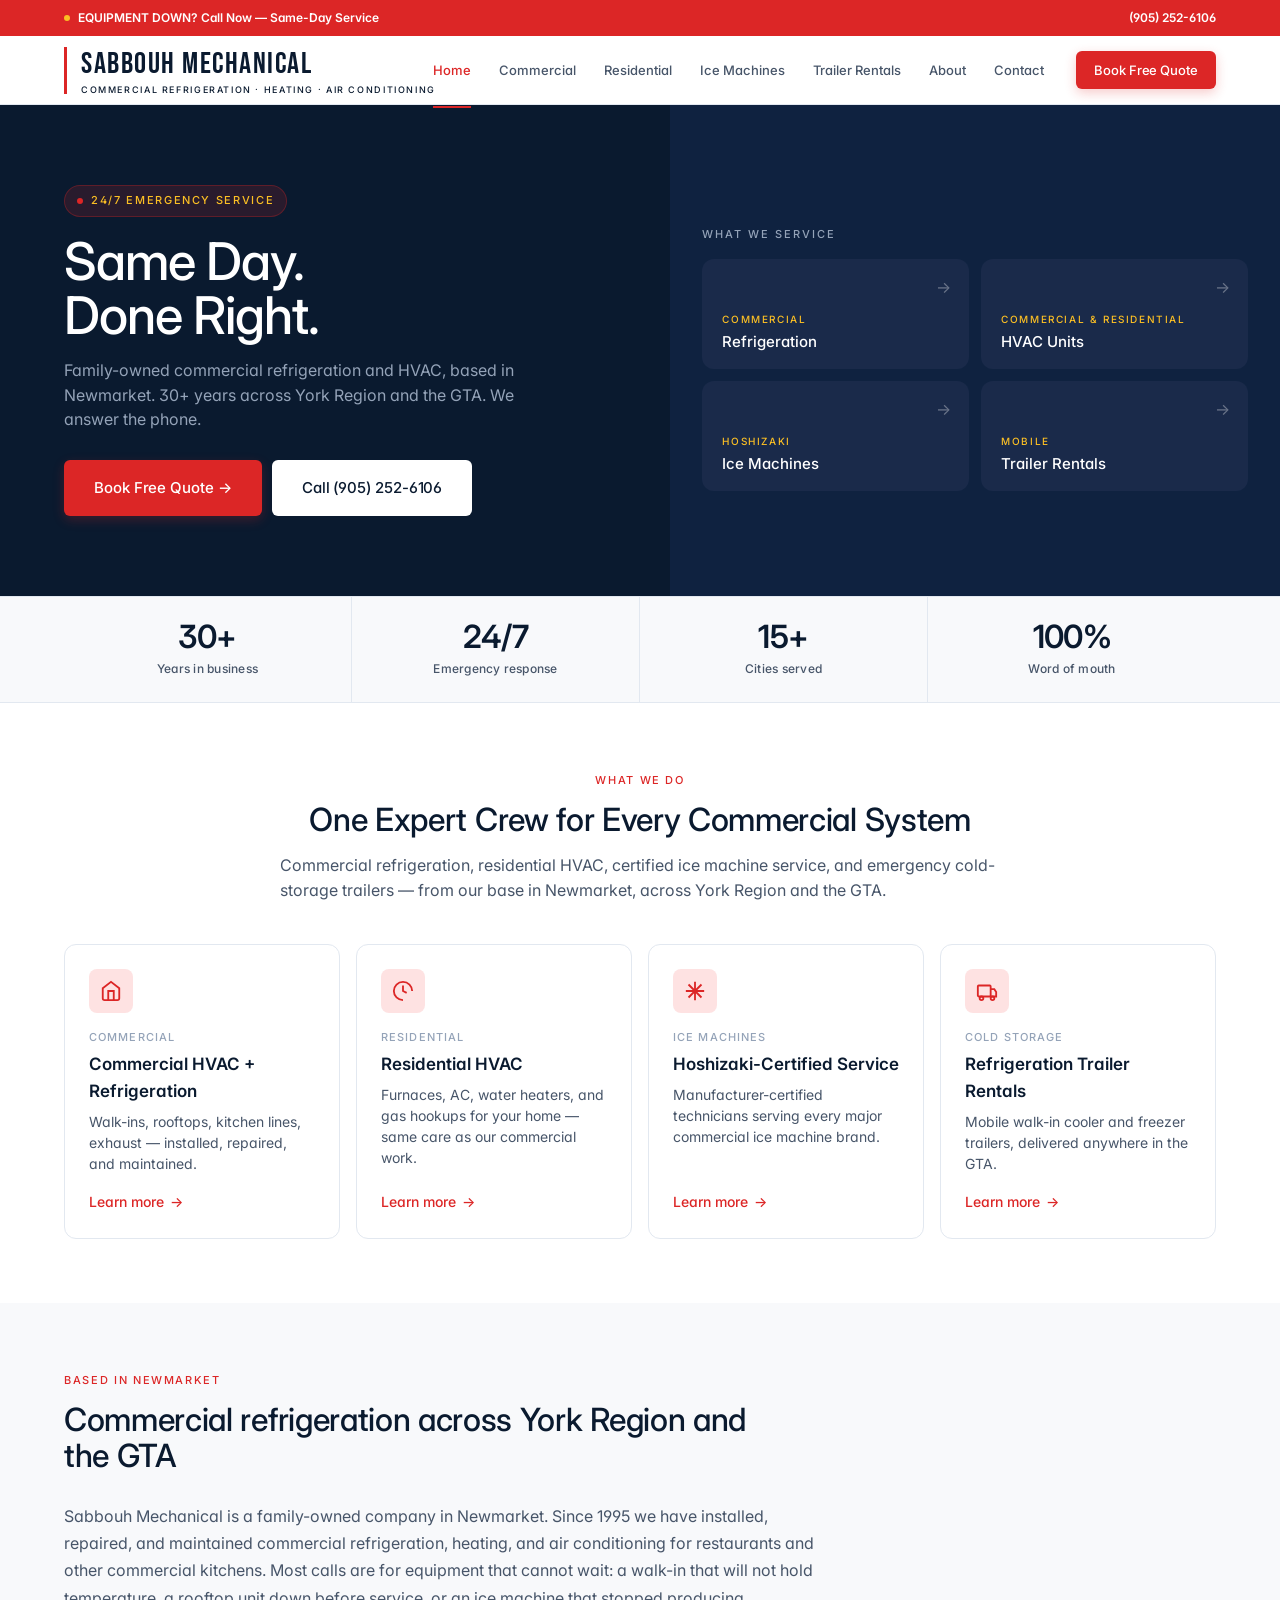
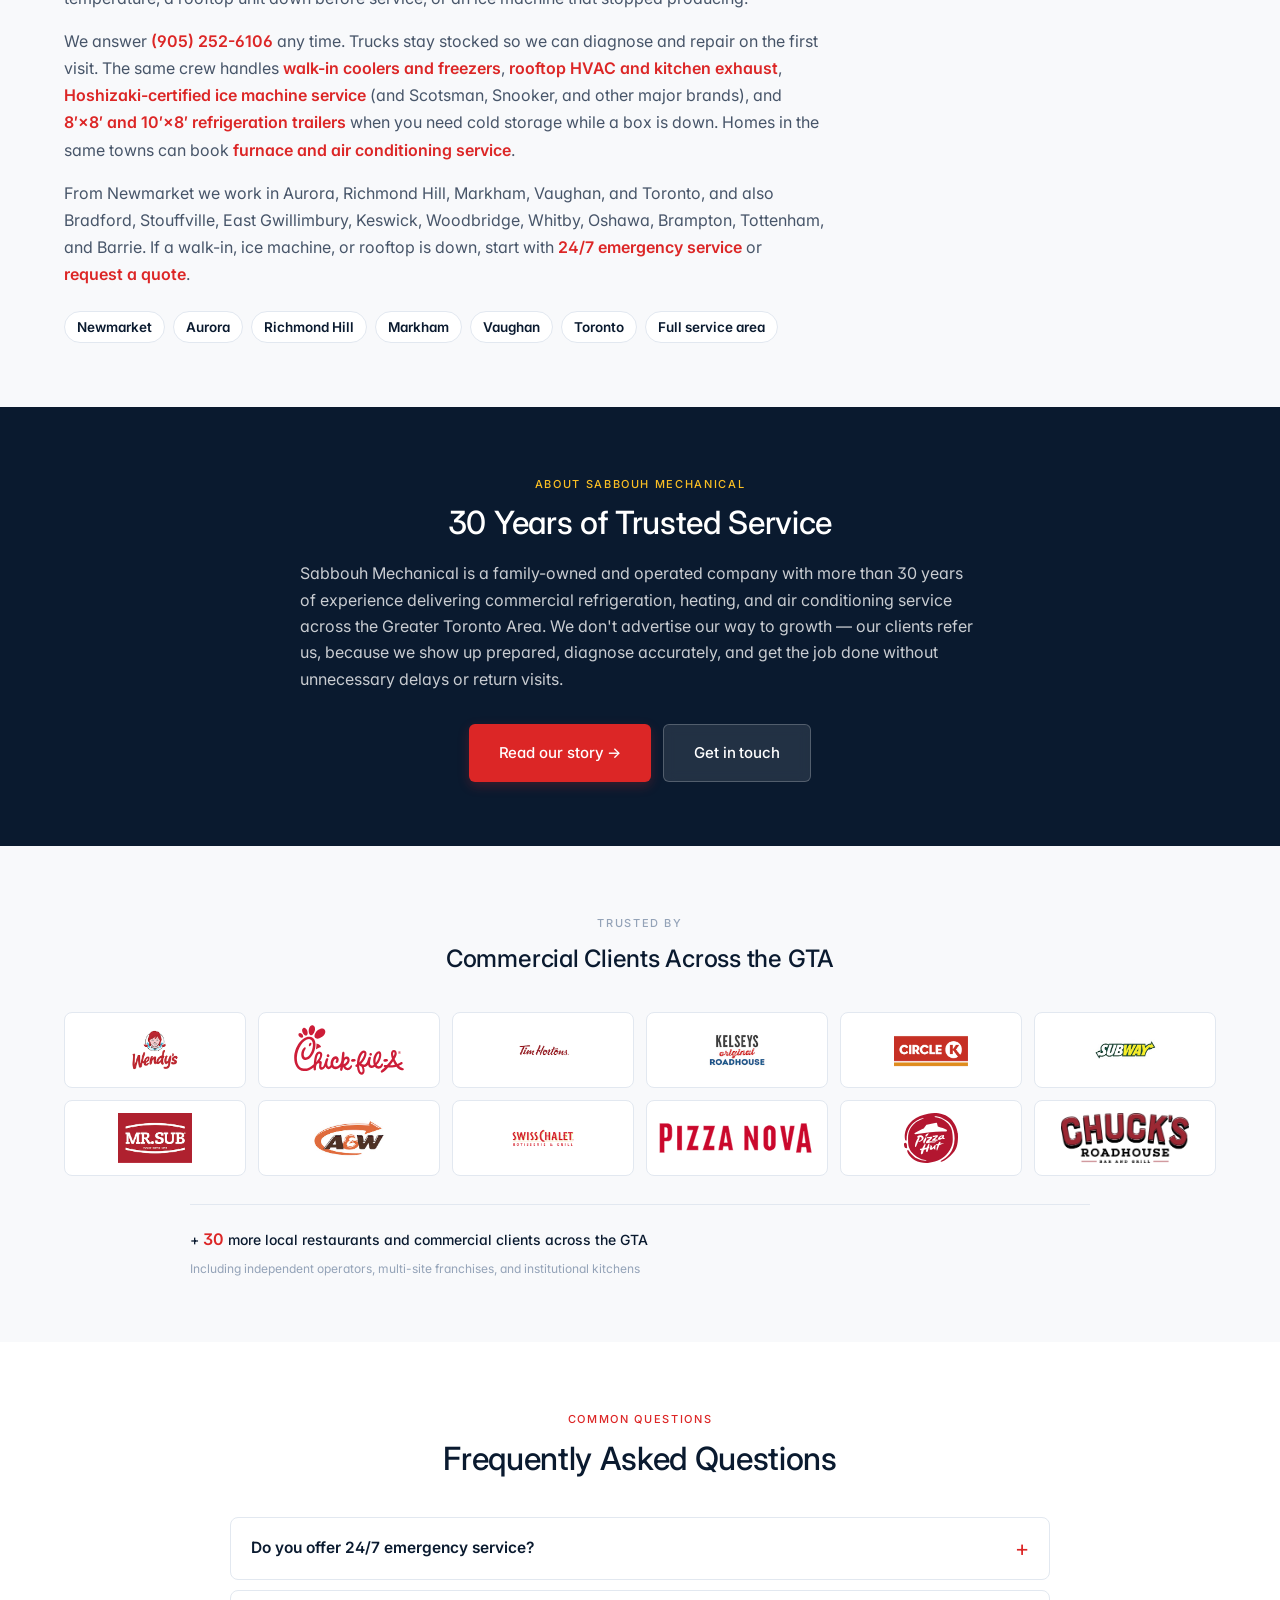
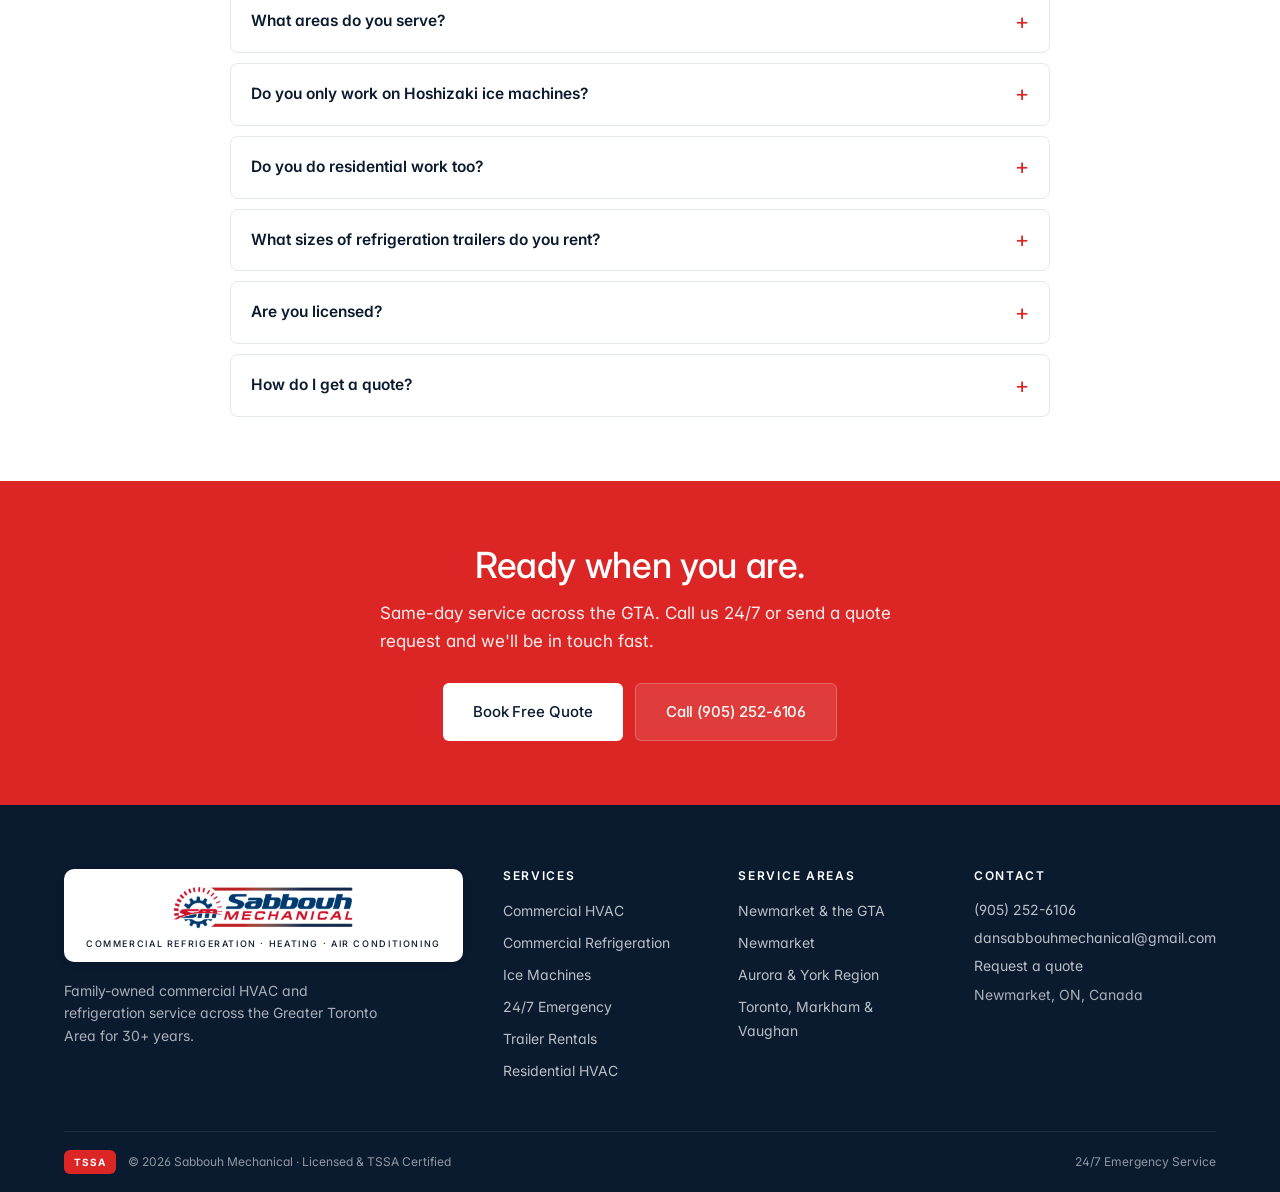
<file: index.html>
<!DOCTYPE html>
<html lang="en-CA">
<head>
	<title>Commercial Refrigeration in Newmarket &amp; the GTA | Sabbouh Mechanical</title>
	<meta charset="utf-8" />
	<meta name="viewport" content="width=device-width, initial-scale=1" />
	<meta name="description" content="Family-owned commercial refrigeration, ice machines, and 24/7 HVAC service from Newmarket across York Region and the GTA. Call (905) 252-6106." />
	<link rel="canonical" href="https://sabbmechanical.ca/" />
	<meta property="og:type" content="website" />
	<meta property="og:title" content="Commercial Refrigeration in Newmarket &amp; the GTA | Sabbouh Mechanical" />
	<meta property="og:description" content="Family-owned commercial refrigeration, ice machines, and 24/7 HVAC service from Newmarket across York Region and the GTA. Call (905) 252-6106." />
	<meta property="og:url" content="https://sabbmechanical.ca/" />
	<meta property="og:image" content="https://sabbmechanical.ca/images/sabbouhmechanical.png" />
	<meta property="og:image:alt" content="Sabbouh Mechanical" />
	<meta name="theme-color" content="#0A1A2F" />
	<link rel="icon" href="images/favicon.svg" type="image/svg+xml" />
	<link rel="icon" href="images/favicon-32.png" sizes="32x32" type="image/png" />
	<link rel="apple-touch-icon" href="images/apple-touch-icon.png" />
	<meta property="og:site_name" content="Sabbouh Mechanical" />
	<meta property="og:locale" content="en_CA" />
	<meta name="twitter:card" content="summary_large_image" />
	<meta name="twitter:title" content="Commercial Refrigeration in Newmarket &amp; the GTA | Sabbouh Mechanical" />
	<meta name="twitter:description" content="Family-owned commercial refrigeration, ice machines, and 24/7 HVAC service from Newmarket across York Region and the GTA. Call (905) 252-6106." />
	<meta name="twitter:image" content="https://sabbmechanical.ca/images/sabbouhmechanical.png" />
	<link rel="preconnect" href="https://fonts.googleapis.com">
	<link rel="preconnect" href="https://fonts.gstatic.com" crossorigin>
	<link href="https://fonts.googleapis.com/css2?family=Bebas+Neue&family=Inter:wght@400;500;600;700&display=swap" rel="stylesheet">
	<link rel="stylesheet" href="assets/css/site.css" />
	<script type="application/ld+json">
	{
		"@context": "https://schema.org",
		"@type": "HVACBusiness",
		"@id": "https://sabbmechanical.ca/#business",
		"name": "Sabbouh Mechanical",
		"image": "https://sabbmechanical.ca/images/sabbouhmechanical.png",
		"logo": "https://sabbmechanical.ca/images/sabbouhmechanical.png",
		"foundingDate": "1995",
		"url": "https://sabbmechanical.ca/",
		"telephone": "+1-905-252-6106",
		"email": "dansabbouhmechanical@gmail.com",
		"priceRange": "$$",
		"address": {"@type":"PostalAddress","addressLocality":"Newmarket","addressRegion":"ON","addressCountry":"CA"},
		"areaServed": [
			{"@type":"City","name":"Newmarket"},{"@type":"City","name":"Aurora"},{"@type":"City","name":"Richmond Hill"},
			{"@type":"City","name":"Markham"},{"@type":"City","name":"Vaughan"},{"@type":"City","name":"Woodbridge"},
			{"@type":"City","name":"Toronto"},{"@type":"City","name":"Bradford"},{"@type":"City","name":"Stouffville"},
			{"@type":"City","name":"East Gwillimbury"},{"@type":"City","name":"Keswick"},{"@type":"City","name":"Whitby"},
			{"@type":"City","name":"Oshawa"},{"@type":"City","name":"Brampton"},{"@type":"City","name":"Tottenham"},
			{"@type":"City","name":"Barrie"}
		],
		"openingHoursSpecification": [{"@type":"OpeningHoursSpecification","dayOfWeek":["Monday","Tuesday","Wednesday","Thursday","Friday","Saturday","Sunday"],"opens":"00:00","closes":"23:59"}],
		"description": "Family-owned commercial refrigeration, HVAC, and ice machine service based in Newmarket and serving York Region and the Greater Toronto Area since 1995. 24/7 emergency response.",
		"hasOfferCatalog": {
			"@type": "OfferCatalog",
			"name": "HVAC and refrigeration services",
			"itemListElement": [
				{"@type":"Offer","itemOffered":{"@type":"Service","name":"Commercial refrigeration"}},
				{"@type":"Offer","itemOffered":{"@type":"Service","name":"Commercial HVAC"}},
				{"@type":"Offer","itemOffered":{"@type":"Service","name":"Residential HVAC"}},
				{"@type":"Offer","itemOffered":{"@type":"Service","name":"Ice machine service"}},
				{"@type":"Offer","itemOffered":{"@type":"Service","name":"Refrigeration trailer rental"}},
				{"@type":"Offer","itemOffered":{"@type":"Service","name":"24/7 emergency repair"}}
			]
		}
	}
	</script>
	<script type="application/ld+json">
	{
		"@context": "https://schema.org",
		"@type": "FAQPage",
		"mainEntity": [
			{"@type":"Question","name":"Do you offer 24/7 emergency service?","acceptedAnswer":{"@type":"Answer","text":"Yes. If a walk-in, rooftop unit, or ice machine goes down, call (905) 252-6106 any time. We answer 24/7 and our trucks stay stocked so we can diagnose and repair on the first visit. Details are on the emergency service page."}},
			{"@type":"Question","name":"What areas do you serve?","acceptedAnswer":{"@type":"Answer","text":"We're based in Newmarket and serve York Region and the Greater Toronto Area, including Aurora, Richmond Hill, Markham, Vaughan, Toronto, Woodbridge, Bradford, Stouffville, East Gwillimbury, Keswick, Whitby, Oshawa, Brampton, Tottenham, and Barrie. See the service area page for how calls are grouped, or the about page for the same list."}},
			{"@type":"Question","name":"Do you only work on Hoshizaki ice machines?","acceptedAnswer":{"@type":"Answer","text":"No. We're Hoshizaki-certified and also service every other major commercial ice machine brand, including Scotsman and Snooker."}},
			{"@type":"Question","name":"Do you do residential work too?","acceptedAnswer":{"@type":"Answer","text":"Yes. We install, maintain, and repair furnaces, air conditioners, and water tanks, and handle gas appliance hookups for stoves and BBQ lines."}},
			{"@type":"Question","name":"What sizes of refrigeration trailers do you rent?","acceptedAnswer":{"@type":"Answer","text":"We rent 8'×8' and 10'×8' mobile trailers. Both work as fully operational walk-in coolers or freezers, and delivery, hookup, and pickup are included."}},
			{"@type":"Question","name":"Are you licensed?","acceptedAnswer":{"@type":"Answer","text":"Yes. Sabbouh Mechanical is TSSA-licensed for gas, refrigeration, and HVAC work, and fully insured for commercial and residential jobs."}},
			{"@type":"Question","name":"How do I get a quote?","acceptedAnswer":{"@type":"Answer","text":"Call (905) 252-6106 or request a free quote on our website. We'll get back to you the same day with honest pricing and no obligation."}}
		]
	}
	</script>
</head>
<body>
	<a class="skip-link" href="#main">Skip to content</a>

	<!-- Top utility bar -->
	<div class="utility-bar">
		<div class="container utility-bar__inner">
			<span class="utility-bar__left"><a href="emergency-service.html">EQUIPMENT DOWN? Call Now — Same-Day Service</a></span>
			<span class="utility-bar__right"><a href="tel:+19052526106">(905) 252-6106</a></span>
		</div>
	</div>

	<!-- Header -->
	<header class="site-header">
		<div class="container site-header__inner">
			<a class="brand-link" href="index.html" aria-label="Sabbouh Mechanical home">
				<span class="brand-block">
					<span class="brand-wordmark">Sabbouh Mechanical</span>
					<span class="brand-tagline">Commercial Refrigeration · Heating · Air Conditioning</span>
				</span>
			</a>
			<nav class="primary-nav" aria-label="Primary">
				<a href="index.html" class="is-current">Home</a>
				<a href="commercial.html">Commercial</a>
				<a href="residential.html">Residential</a>
				<a href="ice-machines.html">Ice Machines</a>
				<a href="trailer-rentals.html">Trailer Rentals</a>
				<a href="about.html">About</a>
				<a href="contact.html">Contact</a>
			</nav>
			<button class="btn btn--primary btn--sm header-cta" type="button" data-quote-open>Book Free Quote</button>
			<button class="hamburger-btn" type="button" data-menu-toggle aria-expanded="false" aria-controls="mobile-menu" aria-label="Open menu"><span></span><span></span><span></span></button>
		</div>
	</header>
	<nav class="mobile-menu" id="mobile-menu" data-mobile-nav aria-hidden="true" aria-label="Mobile">
		<div class="mobile-menu__inner">
			<div class="mobile-menu__scroll">
			<a href="index.html" class="mobile-menu__link is-current">Home</a>
			<a href="commercial.html" class="mobile-menu__link">Commercial</a>
			<a href="residential.html" class="mobile-menu__link">Residential</a>
			<a href="ice-machines.html" class="mobile-menu__link">Ice Machines</a>
			<a href="trailer-rentals.html" class="mobile-menu__link">Trailer Rentals</a>
			<a href="about.html" class="mobile-menu__link">About</a>
			<a href="contact.html" class="mobile-menu__link">Contact</a>
			<a href="emergency-service.html" class="mobile-menu__link">24/7 Emergency</a>
			<a href="service-area.html" class="mobile-menu__link">Service Area</a>
			</div>
			<div class="mobile-menu__actions">
			<div class="mobile-menu__divider"></div>
			<a href="tel:+19052526106" class="mobile-menu__phone">
				<span class="mobile-menu__phone-label">Call us</span>
				<span class="mobile-menu__phone-number">(905) 252-6106</span>
			</a>
			<button class="mobile-menu__cta" type="button" data-quote-open>Book Free Quote</button>
			</div>
		</div>
	</nav>
	<div class="mobile-menu-backdrop" data-menu-backdrop aria-hidden="true"></div>

	<main id="main">

	<!-- Hero (split) -->
	<section class="hero-split">
		<div class="hero-split__inner">
			<div class="hero-split__copy">
				<a class="hero-split__badge" href="emergency-service.html">24/7 Emergency Service</a>
				<h1 class="hero-split__headline">Same Day.<br />Done Right.</h1>
				<p class="hero-split__sub">Family-owned commercial refrigeration and HVAC, based in Newmarket. 30+ years across York Region and the GTA. We answer the phone.</p>
				<div class="hero-split__actions">
					<button class="btn btn--primary btn--lg" type="button" data-quote-open>Book Free Quote →</button>
					<a class="btn btn--white btn--lg" href="tel:+19052526106">Call (905) 252-6106</a>
				</div>
			</div>
			<aside class="hero-stacked" aria-label="Service categories">
				<div class="equipment-section">
					<p class="hero-side-label">What we service</p>
					<div class="equipment-grid">
						<a class="equipment-tile" href="commercial.html#refrigeration">
							<span class="equipment-eyebrow">Commercial</span>
							<span class="equipment-name">Refrigeration</span>
						</a>
						<a class="equipment-tile" href="commercial.html">
							<span class="equipment-eyebrow"><span class="eyebrow-long">Commercial &amp; Residential</span><span class="eyebrow-short">Comm. &amp; Res.</span></span>
							<span class="equipment-name">HVAC Units</span>
						</a>
						<a class="equipment-tile" href="ice-machines.html">
							<span class="equipment-eyebrow">Hoshizaki</span>
							<span class="equipment-name">Ice Machines</span>
						</a>
						<a class="equipment-tile" href="trailer-rentals.html">
							<span class="equipment-eyebrow">Mobile</span>
							<span class="equipment-name">Trailer Rentals</span>
						</a>
					</div>
				</div>
			</aside>
		</div>
	</section>

	<!-- Stats strip -->
	<section class="stats-strip">
		<div class="container">
			<div class="stats-strip__inner">
				<div class="stat"><span class="stat__num">30+</span><span class="stat__label">Years in business</span></div>
				<div class="stat"><span class="stat__num">24/7</span><span class="stat__label">Emergency response</span></div>
				<div class="stat"><span class="stat__num">15+</span><span class="stat__label">Cities served</span></div>
				<div class="stat"><span class="stat__num">100%</span><span class="stat__label">Word of mouth</span></div>
			</div>
		</div>
	</section>

	<!-- Services overview -->
	<section class="section">
		<div class="container">
			<div class="section-head section-head--center u-center">
				<span class="eyebrow">What We Do</span>
				<h2>One Expert Crew for Every Commercial System</h2>
				<p class="lede">Commercial refrigeration, residential HVAC, certified ice machine service, and emergency cold-storage trailers — from our base in Newmarket, across York Region and the GTA.</p>
			</div>

			<div class="svc-grid">
				<a class="svc-card" href="commercial.html#refrigeration">
					<span class="svc-card__icon"><svg viewBox="0 0 24 24" fill="none" stroke="currentColor" stroke-width="2"><path d="M3 9l9-7 9 7v11a2 2 0 0 1-2 2H5a2 2 0 0 1-2-2z"/><path d="M9 22V12h6v10"/></svg></span>
					<span class="svc-card__eyebrow">Commercial</span>
					<span class="svc-card__title">Commercial HVAC + Refrigeration</span>
					<p class="svc-card__desc">Walk-ins, rooftops, kitchen lines, exhaust — installed, repaired, and maintained.</p>
					<span class="svc-card__cta"><span class="text-link">Learn more</span></span>
				</a>
				<a class="svc-card" href="residential.html">
					<span class="svc-card__icon"><svg viewBox="0 0 24 24" fill="none" stroke="currentColor" stroke-width="2"><path d="M22 12c0-5.5-4.5-10-10-10S2 6.5 2 12s4.5 10 10 10"/><path d="M12 6v6l4 2"/></svg></span>
					<span class="svc-card__eyebrow">Residential</span>
					<span class="svc-card__title">Residential HVAC</span>
					<p class="svc-card__desc">Furnaces, AC, water heaters, and gas hookups for your home — same care as our commercial work.</p>
					<span class="svc-card__cta"><span class="text-link">Learn more</span></span>
				</a>
				<a class="svc-card" href="ice-machines.html">
					<span class="svc-card__icon"><svg viewBox="0 0 24 24" fill="none" stroke="currentColor" stroke-width="2"><path d="M12 2v20M4.93 4.93l14.14 14.14M2 12h20M4.93 19.07l14.14-14.14"/></svg></span>
					<span class="svc-card__eyebrow">Ice Machines</span>
					<span class="svc-card__title">Hoshizaki-Certified Service</span>
					<p class="svc-card__desc">Manufacturer-certified technicians serving every major commercial ice machine brand.</p>
					<span class="svc-card__cta"><span class="text-link">Learn more</span></span>
				</a>
				<a class="svc-card" href="trailer-rentals.html">
					<span class="svc-card__icon"><svg viewBox="0 0 24 24" fill="none" stroke="currentColor" stroke-width="2"><rect x="2" y="6" width="14" height="12" rx="1"/><path d="M16 10h4l2 3v5h-6"/><circle cx="6" cy="20" r="2"/><circle cx="18" cy="20" r="2"/></svg></span>
					<span class="svc-card__eyebrow">Cold Storage</span>
					<span class="svc-card__title">Refrigeration Trailer Rentals</span>
					<p class="svc-card__desc">Mobile walk-in cooler and freezer trailers, delivered anywhere in the GTA.</p>
					<span class="svc-card__cta"><span class="text-link">Learn more</span></span>
				</a>
			</div>
		</div>
	</section>

	<!-- Local service area -->
	<section class="section section--soft">
		<div class="container">
			<div class="section-head">
				<span class="eyebrow">Based in Newmarket</span>
				<h2>Commercial refrigeration across York Region and the GTA</h2>
			</div>
			<div class="prose">
				<p>Sabbouh Mechanical is a family-owned company in Newmarket. Since 1995 we have installed, repaired, and maintained commercial refrigeration, heating, and air conditioning for restaurants and other commercial kitchens. Most calls are for equipment that cannot wait: a walk-in that will not hold temperature, a rooftop unit down before service, or an ice machine that stopped producing.</p>
				<p>We answer <a href="tel:+19052526106">(905) 252-6106</a> any time. Trucks stay stocked so we can diagnose and repair on the first visit. The same crew handles <a href="commercial.html#refrigeration">walk-in coolers and freezers</a>, <a href="commercial.html">rooftop HVAC and kitchen exhaust</a>, <a href="ice-machines.html">Hoshizaki-certified ice machine service</a> (and Scotsman, Snooker, and other major brands), and <a href="trailer-rentals.html">8&prime;&times;8&prime; and 10&prime;&times;8&prime; refrigeration trailers</a> when you need cold storage while a box is down. Homes in the same towns can book <a href="residential.html">furnace and air conditioning service</a>.</p>
				<p>From Newmarket we work in Aurora, Richmond Hill, Markham, Vaughan, and Toronto, and also Bradford, Stouffville, East Gwillimbury, Keswick, Woodbridge, Whitby, Oshawa, Brampton, Tottenham, and Barrie. If a walk-in, ice machine, or rooftop is down, start with <a href="emergency-service.html">24/7 emergency service</a> or <a href="contact.html">request a quote</a>.</p>
			</div>
			<nav class="city-links" aria-label="Cities we serve">
				<a href="service-area.html#newmarket">Newmarket</a>
				<a href="service-area.html#york-region">Aurora</a>
				<a href="service-area.html#gta">Richmond Hill</a>
				<a href="service-area.html#gta">Markham</a>
				<a href="service-area.html#gta">Vaughan</a>
				<a href="service-area.html#gta">Toronto</a>
				<a href="service-area.html">Full service area</a>
			</nav>
		</div>
	</section>

	<!-- About snippet -->
	<section class="section section--navy">
		<div class="container container--narrow u-center">
			<span class="eyebrow eyebrow--amber">About Sabbouh Mechanical</span>
			<h2 style="margin-bottom:18px;">30 Years of Trusted Service</h2>
			<p style="font-size:16px;max-width:680px;margin-inline:auto;line-height:1.65;">Sabbouh Mechanical is a family-owned and operated company with more than 30 years of experience delivering commercial refrigeration, heating, and air conditioning service across the Greater Toronto Area. We don't advertise our way to growth — our clients refer us, because we show up prepared, diagnose accurately, and get the job done without unnecessary delays or return visits.</p>
			<div class="u-mt-8 u-flex u-gap-3 u-justify-center u-flex-wrap">
				<a class="btn btn--primary btn--lg" href="about.html">Read our story →</a>
				<a class="btn btn--ghost btn--lg" href="contact.html">Get in touch</a>
			</div>
		</div>
	</section>

	<!-- Logo wall -->
	<section class="section section--soft">
		<div class="container">
			<div class="section-head section-head--center u-center">
				<span class="eyebrow eyebrow--mute">Trusted by</span>
				<h2 style="font-size:24px;">Commercial Clients Across the GTA</h2>
			</div>
			<div class="logo-wall">
				<div class="logo-wall__item"><img src="images/wendys.png" alt="Wendy's" width="250" height="167" loading="lazy" decoding="async" /></div>
				<div class="logo-wall__item"><img src="images/chickfila.svg" alt="Chick-fil-A" width="582" height="263" loading="lazy" decoding="async" /></div>
				<div class="logo-wall__item"><img src="images/tim_hortons_logo.jpg" alt="Tim Hortons" width="250" height="167" loading="lazy" decoding="async" /></div>
				<div class="logo-wall__item"><img src="images/kelseys.jpg" alt="Kelseys" width="250" height="167" loading="lazy" decoding="async" /></div>
				<div class="logo-wall__item"><img src="images/circlek.png" alt="Circle K" width="250" height="167" loading="lazy" decoding="async" /></div>
				<div class="logo-wall__item"><img src="images/subway.jpg" alt="Subway" width="250" height="167" loading="lazy" decoding="async" /></div>
				<div class="logo-wall__item"><img src="images/mrsub.png" alt="Mr. Sub" width="250" height="167" loading="lazy" decoding="async" /></div>
				<div class="logo-wall__item"><img src="images/anw.jpg" alt="A&amp;W" width="250" height="167" loading="lazy" decoding="async" /></div>
				<div class="logo-wall__item"><img src="images/swiss.png" alt="Swiss Chalet" width="250" height="167" loading="lazy" decoding="async" /></div>
				<div class="logo-wall__item"><img src="images/pizzanova.svg" alt="Pizza Nova" width="2092" height="406" loading="lazy" decoding="async" /></div>
				<div class="logo-wall__item"><img src="images/pizzahut.svg" alt="Pizza Hut" width="868" height="817" loading="lazy" decoding="async" /></div>
				<div class="logo-wall__item"><img src="images/chucks-roadhouse.png" alt="Chuck's Roadhouse" width="600" height="234" loading="lazy" decoding="async" /></div>
			</div>
			<div class="logo-wall__stat">
				<p class="logo-wall__stat-text">+ <span class="logo-wall__stat-num">30</span> more local restaurants and commercial clients across the GTA</p>
				<p class="logo-wall__stat-sub">Including independent operators, multi-site franchises, and institutional kitchens</p>
			</div>
		</div>
	</section>

	<!--
		TESTIMONIALS: not rendered.
		TODO (owner): replace the placeholder figures below with real customer quotes you have permission to publish. Do not invent names, businesses, cities, star ratings, or review text. When the quotes are real, delete this comment wrapper so the section is live HTML. Do not add Review or AggregateRating structured data until then.

		<section class="section" id="testimonials" aria-labelledby="testimonials-title">
			<div class="container">
				<div class="section-head section-head--center u-center">
					<span class="eyebrow">Testimonials</span>
					<h2 id="testimonials-title">What clients say</h2>
				</div>
				<div class="testimonial-grid">
					<figure class="testimonial">
						<blockquote class="testimonial__quote">TODO: real quote from a customer, in their words.</blockquote>
						<figcaption class="testimonial__meta">
							<span class="testimonial__name">TODO: customer name</span>
							<span class="testimonial__detail">TODO: business and city, only if the customer agreed to be named</span>
						</figcaption>
					</figure>
					<figure class="testimonial">
						<blockquote class="testimonial__quote">TODO: second real quote.</blockquote>
						<figcaption class="testimonial__meta">
							<span class="testimonial__name">TODO: customer name</span>
							<span class="testimonial__detail">TODO: business and city, only if the customer agreed to be named</span>
						</figcaption>
					</figure>
					<figure class="testimonial">
						<blockquote class="testimonial__quote">TODO: third real quote.</blockquote>
						<figcaption class="testimonial__meta">
							<span class="testimonial__name">TODO: customer name</span>
							<span class="testimonial__detail">TODO: business and city, only if the customer agreed to be named</span>
						</figcaption>
					</figure>
				</div>
			</div>
		</section>
	-->

	<!-- FAQ -->
	<section class="section">
		<div class="container">
			<div class="section-head section-head--center u-center">
				<span class="eyebrow">Common Questions</span>
				<h2>Frequently Asked Questions</h2>
			</div>
			<div class="faq">
				<details class="faq__item">
					<summary class="faq__q">Do you offer 24/7 emergency service?</summary>
					<p class="faq__a">Yes. If a walk-in, rooftop unit, or ice machine goes down, call us any time at <a href="tel:+19052526106">(905) 252-6106</a>. We answer 24/7 and our trucks stay stocked so we can diagnose and repair on the first visit. Details are on the <a href="emergency-service.html">emergency service</a> page.</p>
				</details>
				<details class="faq__item">
					<summary class="faq__q">What areas do you serve?</summary>
					<p class="faq__a">We're based in Newmarket and serve York Region and the Greater Toronto Area, including Aurora, Richmond Hill, Markham, Vaughan, Toronto, Woodbridge, Bradford, Stouffville, East Gwillimbury, Keswick, Whitby, Oshawa, Brampton, Tottenham, and Barrie. See the <a href="service-area.html">service area</a> for how calls are grouped, or the <a href="about.html">about page</a> for the same list.</p>
				</details>
				<details class="faq__item">
					<summary class="faq__q">Do you only work on Hoshizaki ice machines?</summary>
					<p class="faq__a">No. We're Hoshizaki-certified, and we also service every other major commercial ice machine brand, including Scotsman and Snooker.</p>
				</details>
				<details class="faq__item">
					<summary class="faq__q">Do you do residential work too?</summary>
					<p class="faq__a">Yes. We install, maintain, and repair furnaces, air conditioners, and water tanks, and handle gas appliance hookups for stoves and BBQ lines. <a href="residential.html">See residential services</a>.</p>
				</details>
				<details class="faq__item">
					<summary class="faq__q">What sizes of refrigeration trailers do you rent?</summary>
					<p class="faq__a">We rent 8'×8' and 10'×8' mobile trailers. Both work as fully operational walk-in coolers or freezers, and delivery, hookup, and pickup are included. <a href="trailer-rentals.html">See trailer rentals</a>.</p>
				</details>
				<details class="faq__item">
					<summary class="faq__q">Are you licensed?</summary>
					<p class="faq__a">Yes. Sabbouh Mechanical is TSSA-licensed for gas, refrigeration, and HVAC work, and fully insured for commercial and residential jobs.</p>
				</details>
				<details class="faq__item">
					<summary class="faq__q">How do I get a quote?</summary>
					<p class="faq__a">Call <a href="tel:+19052526106">(905) 252-6106</a> or <button type="button" class="text-link" data-quote-open style="font-size:inherit;">request a free quote</button> online. We'll get back to you the same day with honest pricing and no obligation.</p>
				</details>
			</div>
		</div>
	</section>

	<!-- Final CTA -->
	<section class="section section--red u-center">
		<div class="container container--narrow">
			<h2 style="font-size:36px;margin-bottom:14px;">Ready when you are.</h2>
			<p style="font-size:17px;margin-bottom:28px;max-width:520px;margin-inline:auto;">Same-day service across the GTA. Call us 24/7 or send a quote request and we'll be in touch fast.</p>
			<div class="u-flex u-gap-3 u-justify-center u-flex-wrap">
				<button class="btn btn--white btn--lg" type="button" data-quote-open>Book Free Quote</button>
				<a class="btn btn--ghost btn--lg" href="tel:+19052526106">Call (905) 252-6106</a>
			</div>
		</div>
	</section>

	</main>

	<!-- Footer -->
	<footer class="site-footer">
		<div class="container">
			<div class="footer-grid">
				<div class="footer-col footer-brand">
					<span class="logo-card"><span class="logo-with-tagline"><img src="images/logo-sm.png" alt="Sabbouh Mechanical" width="203" height="44" loading="lazy" decoding="async" /><span class="brand-tagline">Commercial Refrigeration · Heating · Air Conditioning</span></span></span>
					<p>Family-owned commercial HVAC and refrigeration service across the Greater Toronto Area for 30+ years.</p>
				</div>
				<div class="footer-col">
					<h4>Services</h4>
					<ul>
						<li><a href="commercial.html">Commercial HVAC</a></li>
						<li><a href="commercial.html#refrigeration">Commercial Refrigeration</a></li>
						<li><a href="ice-machines.html">Ice Machines</a></li>
						<li><a href="emergency-service.html">24/7 Emergency</a></li>
						<li><a href="trailer-rentals.html">Trailer Rentals</a></li>
						<li><a href="residential.html">Residential HVAC</a></li>
					</ul>
				</div>
				<div class="footer-col">
					<h4>Service Areas</h4>
					<ul>
						<li><a href="service-area.html">Newmarket &amp; the GTA</a></li>
						<li><a href="service-area.html#newmarket">Newmarket</a></li>
						<li><a href="service-area.html#york-region">Aurora &amp; York Region</a></li>
						<li><a href="service-area.html#gta">Toronto, Markham &amp; Vaughan</a></li>
					</ul>
				</div>
				<div class="footer-col">
					<h4>Contact</h4>
					<div class="footer-contact-row"><a href="tel:+19052526106">(905) 252-6106</a></div>
					<div class="footer-contact-row"><a href="mailto:dansabbouhmechanical@gmail.com">dansabbouhmechanical@gmail.com</a></div>
					<div class="footer-contact-row"><a href="contact.html">Request a quote</a></div>
					<div class="footer-contact-row" style="color:rgba(255,255,255,0.65);">Newmarket, ON, Canada</div>
				</div>
			</div>
			<div class="footer-bottom">
				<span class="badge">TSSA</span>
				<span>© <span data-year>2026</span> Sabbouh Mechanical · Licensed &amp; TSSA Certified</span>
				<span class="spacer"></span>
				<span>24/7 Emergency Service</span>
			</div>
		</div>
	</footer>

	<!-- Quote Modal -->
	<div class="quote-modal" id="quoteModal" role="dialog" aria-modal="true" aria-labelledby="quoteModalTitle" hidden>
		<div class="quote-modal__backdrop" data-quote-close></div>
		<div class="quote-modal__panel" data-quote-scope>
			<button type="button" class="quote-modal__close" aria-label="Close quote form" data-quote-close>×</button>
			<div data-quote-form-wrap>
				<h2 id="quoteModalTitle">Get a Free Quote</h2>
				<p class="quote-modal__sub">Tell us what you need — we'll call you back the same day with honest pricing.</p>
				<form action="https://formspree.io/f/mjglywbk" method="POST" data-quote-form>
					<input type="hidden" name="_subject" value="New Quote Request — Sabbouh Mechanical Website" />
					<div class="hp-field" aria-hidden="true"><label for="qGotcha">Leave this empty</label><input id="qGotcha" type="text" name="_gotcha" tabindex="-1" autocomplete="off" /></div>
					<div class="field"><label for="qName">Your Name</label><input id="qName" name="name" type="text" placeholder="John Smith" required autocomplete="name" /></div>
					<div class="field"><label for="qPhone">Phone Number</label><input id="qPhone" name="phone" type="tel" placeholder="(905) 555-0123" required autocomplete="tel" inputmode="tel" minlength="7" /></div>
					<div class="field"><label for="qEmail">Email <span class="field__optional">(optional)</span></label><input id="qEmail" name="email" type="email" placeholder="you@business.com" autocomplete="email" /></div>
					<div class="field"><label for="qService">What do you need help with?</label><select id="qService" name="service" required><option value="" disabled selected>Select a service</option><option>Commercial Refrigeration</option><option>Commercial HVAC</option><option>Residential HVAC</option><option>Ice Machine Service</option><option>Refrigeration Trailer Rental</option><option>Emergency Repair</option><option>Other</option></select></div>
					<div class="field"><label for="qDesc">Brief Description <span class="field__optional">(optional)</span></label><textarea id="qDesc" name="message" rows="3" placeholder="What's going on? Equipment type, location, how urgent?"></textarea></div>
					<button type="submit" class="quote-submit" data-quote-submit><span class="quote-submit__label">Request My Quote</span><span class="quote-submit__spinner" aria-hidden="true"></span></button>
					<p class="quote-error" data-quote-error role="alert" hidden>Something went wrong. Please call us at <a href="tel:+19052526106">(905) 252-6106</a> or email <a href="mailto:dansabbouhmechanical@gmail.com">dansabbouhmechanical@gmail.com</a></p>
					<p class="quote-trust">30+ years serving the GTA · Same-day response · No obligation</p>
				</form>
			</div>
			<div class="quote-success" data-quote-success role="status" hidden>
				<div class="quote-success__check" aria-hidden="true">✓</div>
				<h2 class="quote-success__title">Got it — thanks!</h2>
				<p>We'll call you back within the hour during business hours, or first thing the next morning.</p>
				<p>Need it urgently? Call us at <a href="tel:+19052526106" style="color:var(--brand-red);font-weight:600;">(905) 252-6106</a></p>
			</div>
		</div>
	</div>

	<div class="mobile-cta-bar" aria-label="Quick contact">
		<a class="btn btn--navy" href="tel:+19052526106">Call Now</a>
		<button class="btn btn--primary" type="button" data-quote-open>Free Quote</button>
	</div>

	<script src="assets/js/site.js" defer></script>
	<script src="assets/js/quote-modal.js" defer></script>
</body>
</html>
</file>
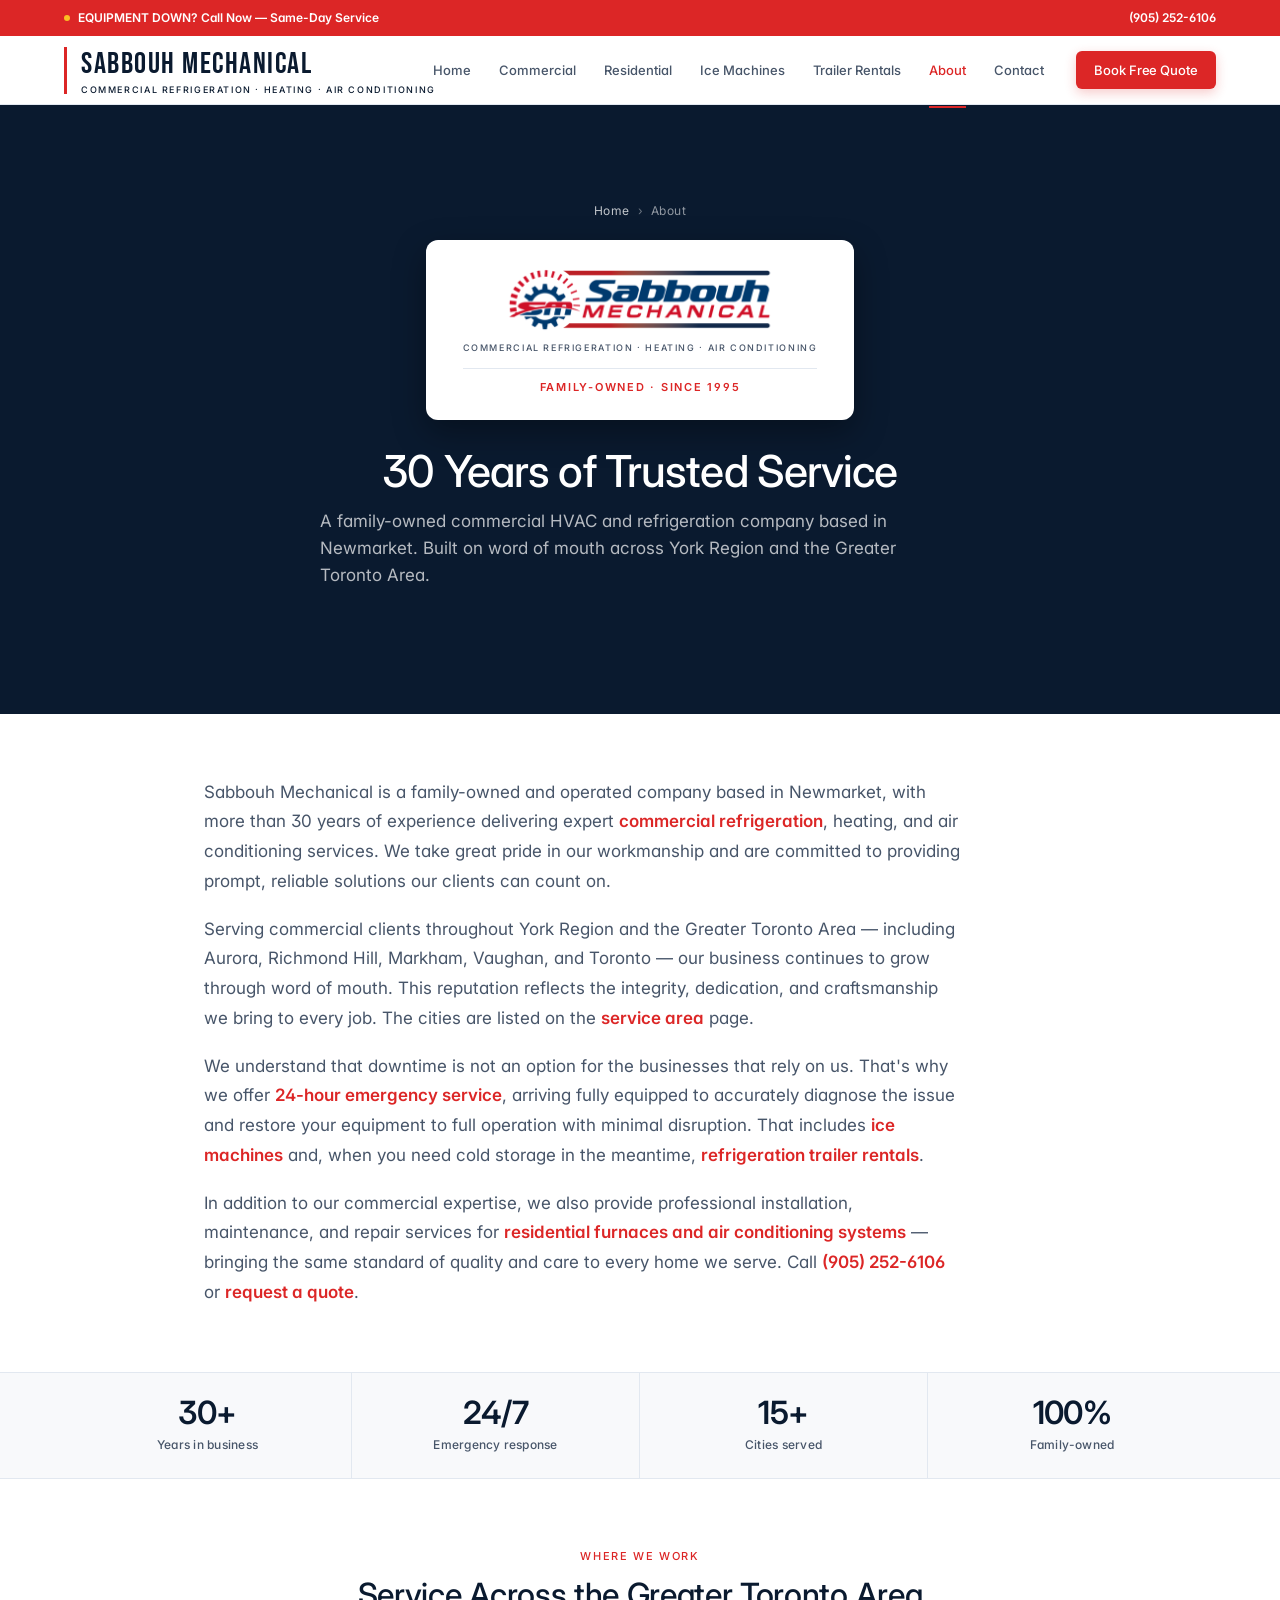
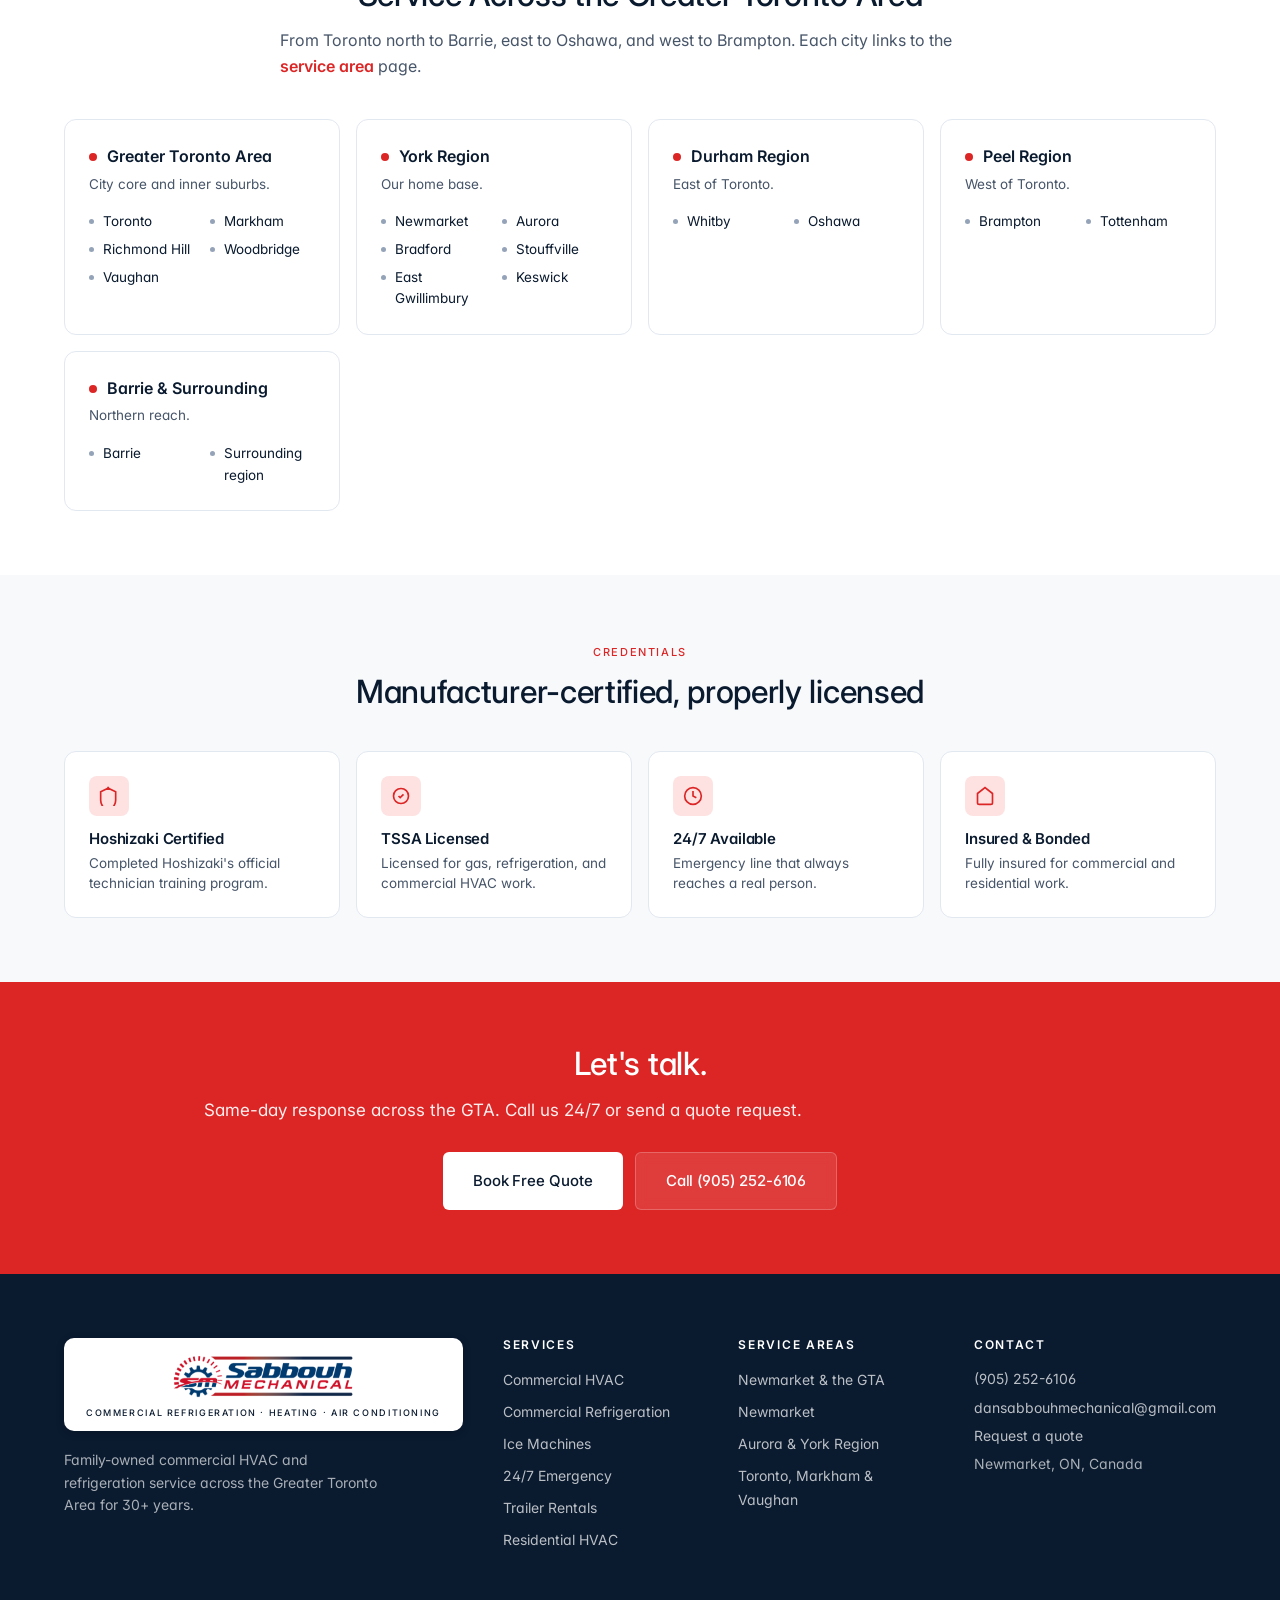
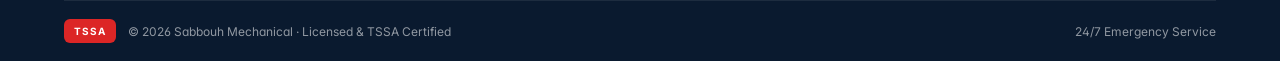
<file: about.html>
<!DOCTYPE html>
<html lang="en-CA">
<head>
	<title>About Sabbouh Mechanical | Newmarket Commercial HVAC Since 1995</title>
	<meta charset="utf-8" />
	<meta name="viewport" content="width=device-width, initial-scale=1" />
	<meta name="description" content="Family-owned commercial refrigeration and HVAC company based in Newmarket, serving York Region and the GTA since 1995. Hoshizaki-certified and TSSA-licensed." />
	<link rel="canonical" href="https://sabbmechanical.ca/about.html" />
	<meta name="theme-color" content="#0A1A2F" />
	<link rel="icon" href="images/favicon.svg" type="image/svg+xml" />
	<link rel="icon" href="images/favicon-32.png" sizes="32x32" type="image/png" />
	<link rel="apple-touch-icon" href="images/apple-touch-icon.png" />
	<meta property="og:type" content="website" />
	<meta property="og:title" content="About Sabbouh Mechanical | Newmarket Commercial HVAC Since 1995" />
	<meta property="og:description" content="Family-owned commercial refrigeration and HVAC company based in Newmarket, serving York Region and the GTA since 1995. Hoshizaki-certified and TSSA-licensed." />
	<meta property="og:url" content="https://sabbmechanical.ca/about.html" />
	<meta property="og:image" content="https://sabbmechanical.ca/images/sabbouhmechanical.png" />
	<meta property="og:image:alt" content="Sabbouh Mechanical" />
	<meta property="og:site_name" content="Sabbouh Mechanical" />
	<meta property="og:locale" content="en_CA" />
	<meta name="twitter:card" content="summary_large_image" />
	<meta name="twitter:title" content="About Sabbouh Mechanical | Newmarket Commercial HVAC Since 1995" />
	<meta name="twitter:description" content="Family-owned commercial refrigeration and HVAC company based in Newmarket, serving York Region and the GTA since 1995. Hoshizaki-certified and TSSA-licensed." />
	<meta name="twitter:image" content="https://sabbmechanical.ca/images/sabbouhmechanical.png" />
	<link rel="preconnect" href="https://fonts.googleapis.com">
	<link rel="preconnect" href="https://fonts.gstatic.com" crossorigin>
	<link href="https://fonts.googleapis.com/css2?family=Bebas+Neue&family=Inter:wght@400;500;600;700&display=swap" rel="stylesheet">
	<link rel="stylesheet" href="assets/css/site.css" />
	<script type="application/ld+json">
	{
	  "@context": "https://schema.org",
	  "@type": "HVACBusiness",
	  "@id": "https://sabbmechanical.ca/#business",
	  "name": "Sabbouh Mechanical",
	  "image": "https://sabbmechanical.ca/images/sabbouhmechanical.png",
	  "logo": "https://sabbmechanical.ca/images/sabbouhmechanical.png",
	  "url": "https://sabbmechanical.ca/",
	  "telephone": "+1-905-252-6106",
	  "email": "dansabbouhmechanical@gmail.com",
	  "foundingDate": "1995",
	  "address": {
	    "@type": "PostalAddress",
	    "addressLocality": "Newmarket",
	    "addressRegion": "ON",
	    "addressCountry": "CA"
	  },
	  "areaServed": {
	    "@type": "AdministrativeArea",
	    "name": "Greater Toronto Area"
	  },
	  "description": "Family-owned commercial refrigeration, HVAC, and ice machine service based in Newmarket and serving York Region and the Greater Toronto Area since 1995."
	}
	</script>
	<script type="application/ld+json">
	{
	  "@context": "https://schema.org",
	  "@type": "AboutPage",
	  "name": "About Sabbouh Mechanical",
	  "url": "https://sabbmechanical.ca/about.html",
	  "about": {
	    "@id": "https://sabbmechanical.ca/#business"
	  }
	}
	</script>
	<script type="application/ld+json">
	{
	  "@context": "https://schema.org",
	  "@type": "BreadcrumbList",
	  "itemListElement": [
	    {
	      "@type": "ListItem",
	      "position": 1,
	      "name": "Home",
	      "item": "https://sabbmechanical.ca/"
	    },
	    {
	      "@type": "ListItem",
	      "position": 2,
	      "name": "About",
	      "item": "https://sabbmechanical.ca/about.html"
	    }
	  ]
	}
	</script>
</head>
<body>
	<a class="skip-link" href="#main">Skip to content</a>

	<div class="utility-bar">
		<div class="container utility-bar__inner">
			<span class="utility-bar__left"><a href="emergency-service.html">EQUIPMENT DOWN? Call Now — Same-Day Service</a></span>
			<span class="utility-bar__right"><a href="tel:+19052526106">(905) 252-6106</a></span>
		</div>
	</div>

	<header class="site-header">
		<div class="container site-header__inner">
			<a class="brand-link" href="index.html" aria-label="Sabbouh Mechanical home"><span class="brand-block"><span class="brand-wordmark">Sabbouh Mechanical</span><span class="brand-tagline">Commercial Refrigeration · Heating · Air Conditioning</span></span></a>
			<nav class="primary-nav" aria-label="Primary">
				<a href="index.html">Home</a>
				<a href="commercial.html">Commercial</a>
				<a href="residential.html">Residential</a>
				<a href="ice-machines.html">Ice Machines</a>
				<a href="trailer-rentals.html">Trailer Rentals</a>
				<a href="about.html" class="is-current">About</a>
				<a href="contact.html">Contact</a>
			</nav>
			<button class="btn btn--primary btn--sm header-cta" type="button" data-quote-open>Book Free Quote</button>
			<button class="hamburger-btn" type="button" data-menu-toggle aria-expanded="false" aria-controls="mobile-menu" aria-label="Open menu"><span></span><span></span><span></span></button>
		</div>
	</header>
	<nav class="mobile-menu" id="mobile-menu" data-mobile-nav aria-hidden="true" aria-label="Mobile">
		<div class="mobile-menu__inner">
			<div class="mobile-menu__scroll">
			<a href="index.html" class="mobile-menu__link">Home</a>
			<a href="commercial.html" class="mobile-menu__link">Commercial</a>
			<a href="residential.html" class="mobile-menu__link">Residential</a>
			<a href="ice-machines.html" class="mobile-menu__link">Ice Machines</a>
			<a href="trailer-rentals.html" class="mobile-menu__link">Trailer Rentals</a>
			<a href="about.html" class="mobile-menu__link is-current">About</a>
			<a href="contact.html" class="mobile-menu__link">Contact</a>
			<a href="emergency-service.html" class="mobile-menu__link">24/7 Emergency</a>
			<a href="service-area.html" class="mobile-menu__link">Service Area</a>
			</div>
			<div class="mobile-menu__actions">
			<div class="mobile-menu__divider"></div>
			<a href="tel:+19052526106" class="mobile-menu__phone">
				<span class="mobile-menu__phone-label">Call us</span>
				<span class="mobile-menu__phone-number">(905) 252-6106</span>
			</a>
			<button class="mobile-menu__cta" type="button" data-quote-open>Book Free Quote</button>
			</div>
		</div>
	</nav>
	<div class="mobile-menu-backdrop" data-menu-backdrop aria-hidden="true"></div>

	<main id="main">

	<!-- Page header with logo prominently featured -->
	<section class="page-header u-center">
		<div class="container container--narrow">
			<div class="page-header__breadcrumb" style="text-align:center;"><a href="index.html">Home</a><span>›</span>About</div>
			<div class="about-emblem" style="margin:20px auto 28px;">
				<img src="images/logo-sm.png" alt="Sabbouh Mechanical" width="295" height="64" />
				<span class="brand-tagline">Commercial Refrigeration · Heating · Air Conditioning</span>
				<span class="about-emblem__label">Family-Owned · Since 1995</span>
			</div>
			<h1 style="max-width:640px;margin-inline:auto;">30 Years of Trusted Service</h1>
			<p class="page-header__sub" style="margin-inline:auto;">A family-owned commercial HVAC and refrigeration company based in Newmarket. Built on word of mouth across York Region and the Greater Toronto Area.</p>
		</div>
	</section>

	<!-- Story -->
	<section class="section">
		<div class="container container--narrow">
			<div class="prose" style="font-size:17px;line-height:1.75;">
				<p>Sabbouh Mechanical is a family-owned and operated company based in Newmarket, with more than 30 years of experience delivering expert <a href="commercial.html#refrigeration">commercial refrigeration</a>, heating, and air conditioning services. We take great pride in our workmanship and are committed to providing prompt, reliable solutions our clients can count on.</p>
				<p style="margin-top:18px;">Serving commercial clients throughout York Region and the Greater Toronto Area — including Aurora, Richmond Hill, Markham, Vaughan, and Toronto — our business continues to grow through word of mouth. This reputation reflects the integrity, dedication, and craftsmanship we bring to every job. The cities are listed on the <a href="service-area.html">service area</a> page.</p>
				<p style="margin-top:18px;">We understand that downtime is not an option for the businesses that rely on us. That's why we offer <a href="emergency-service.html">24-hour emergency service</a>, arriving fully equipped to accurately diagnose the issue and restore your equipment to full operation with minimal disruption. That includes <a href="ice-machines.html">ice machines</a> and, when you need cold storage in the meantime, <a href="trailer-rentals.html">refrigeration trailer rentals</a>.</p>
				<p style="margin-top:18px;">In addition to our commercial expertise, we also provide professional installation, maintenance, and repair services for <a href="residential.html">residential furnaces and air conditioning systems</a> — bringing the same standard of quality and care to every home we serve. Call <a href="tel:+19052526106">(905) 252-6106</a> or <a href="contact.html">request a quote</a>.</p>
			</div>
		</div>
	</section>

	<!-- Stats -->
	<section class="stats-strip">
		<div class="container">
			<div class="stats-strip__inner">
				<div class="stat"><span class="stat__num">30+</span><span class="stat__label">Years in business</span></div>
				<div class="stat"><span class="stat__num">24/7</span><span class="stat__label">Emergency response</span></div>
				<div class="stat"><span class="stat__num">15+</span><span class="stat__label">Cities served</span></div>
				<div class="stat"><span class="stat__num">100%</span><span class="stat__label">Family-owned</span></div>
			</div>
		</div>
	</section>

	<!-- Service areas -->
	<section class="section">
		<div class="container">
			<div class="section-head section-head--center u-center">
				<span class="eyebrow">Where we work</span>
				<h2>Service Across the Greater Toronto Area</h2>
				<p class="lede">From Toronto north to Barrie, east to Oshawa, and west to Brampton. Each city links to the <a href="service-area.html">service area</a> page.</p>
			</div>
			<div class="svc-grid" style="grid-template-columns:repeat(auto-fit,minmax(260px,1fr));">
				<div class="region-card">
					<div class="region-card__title"><span class="dot"></span>Greater Toronto Area</div>
					<div class="region-card__sub">City core and inner suburbs.</div>
					<ul class="region-card__cities"><li><a href="service-area.html#gta">Toronto</a></li><li><a href="service-area.html#gta">Markham</a></li><li><a href="service-area.html#gta">Richmond Hill</a></li><li><a href="service-area.html#gta">Woodbridge</a></li><li><a href="service-area.html#gta">Vaughan</a></li></ul>
				</div>
				<div class="region-card">
					<div class="region-card__title"><span class="dot"></span>York Region</div>
					<div class="region-card__sub">Our home base.</div>
					<ul class="region-card__cities"><li><a href="service-area.html#newmarket">Newmarket</a></li><li><a href="service-area.html#york-region">Aurora</a></li><li><a href="service-area.html#york-region">Bradford</a></li><li><a href="service-area.html#york-region">Stouffville</a></li><li><a href="service-area.html#york-region">East Gwillimbury</a></li><li><a href="service-area.html#york-region">Keswick</a></li></ul>
				</div>
				<div class="region-card">
					<div class="region-card__title"><span class="dot"></span>Durham Region</div>
					<div class="region-card__sub">East of Toronto.</div>
					<ul class="region-card__cities"><li><a href="service-area.html#durham">Whitby</a></li><li><a href="service-area.html#durham">Oshawa</a></li></ul>
				</div>
				<div class="region-card">
					<div class="region-card__title"><span class="dot"></span>Peel Region</div>
					<div class="region-card__sub">West of Toronto.</div>
					<ul class="region-card__cities"><li><a href="service-area.html#peel">Brampton</a></li><li><a href="service-area.html#peel">Tottenham</a></li></ul>
				</div>
				<div class="region-card">
					<div class="region-card__title"><span class="dot"></span>Barrie &amp; Surrounding</div>
					<div class="region-card__sub">Northern reach.</div>
					<ul class="region-card__cities"><li><a href="service-area.html#barrie">Barrie</a></li><li><a href="service-area.html#barrie">Surrounding region</a></li></ul>
				</div>
			</div>
		</div>
	</section>

	<!-- Credentials -->
	<section class="section section--soft">
		<div class="container">
			<div class="section-head section-head--center u-center">
				<span class="eyebrow">Credentials</span>
				<h2>Manufacturer-certified, properly licensed</h2>
			</div>
			<div class="trust-grid">
				<div class="trust-item">
					<span class="trust-item__icon"><svg viewBox="0 0 24 24" fill="none" stroke="currentColor" stroke-width="2"><path d="M12 2L2 7v10c0 5.55 3.84 10.74 9 12 5.16-1.26 9-6.45 9-12V7l-10-5z"/></svg></span>
					<h3 class="trust-item__title">Hoshizaki Certified</h3>
					<p class="trust-item__desc">Completed Hoshizaki's official technician training program.</p>
				</div>
				<div class="trust-item">
					<span class="trust-item__icon"><svg viewBox="0 0 24 24" fill="none" stroke="currentColor" stroke-width="2"><path d="M9 12l2 2 4-4M21 12c0 4.97-4.03 9-9 9s-9-4.03-9-9 4.03-9 9-9 9 4.03 9 9z"/></svg></span>
					<h3 class="trust-item__title">TSSA Licensed</h3>
					<p class="trust-item__desc">Licensed for gas, refrigeration, and commercial HVAC work.</p>
				</div>
				<div class="trust-item">
					<span class="trust-item__icon"><svg viewBox="0 0 24 24" fill="none" stroke="currentColor" stroke-width="2"><circle cx="12" cy="12" r="10"/><path d="M12 6v6l4 2"/></svg></span>
					<h3 class="trust-item__title">24/7 Available</h3>
					<p class="trust-item__desc">Emergency line that always reaches a real person.</p>
				</div>
				<div class="trust-item">
					<span class="trust-item__icon"><svg viewBox="0 0 24 24" fill="none" stroke="currentColor" stroke-width="2"><path d="M3 9l9-7 9 7v11a2 2 0 0 1-2 2H5a2 2 0 0 1-2-2z"/></svg></span>
					<h3 class="trust-item__title">Insured &amp; Bonded</h3>
					<p class="trust-item__desc">Fully insured for commercial and residential work.</p>
				</div>
			</div>
		</div>
	</section>

	<section class="section section--red u-center">
		<div class="container container--narrow">
			<h2 style="margin-bottom:14px;">Let's talk.</h2>
			<p style="font-size:17px;margin-bottom:28px;">Same-day response across the GTA. Call us 24/7 or send a quote request.</p>
			<div class="u-flex u-gap-3 u-justify-center u-flex-wrap">
				<button class="btn btn--white btn--lg" type="button" data-quote-open>Book Free Quote</button>
				<a class="btn btn--ghost btn--lg" href="tel:+19052526106">Call (905) 252-6106</a>
			</div>
		</div>
	</section>

	</main>

	<footer class="site-footer">
		<div class="container">
			<div class="footer-grid">
				<div class="footer-col footer-brand"><span class="logo-card"><span class="logo-with-tagline"><img src="images/logo-sm.png" alt="Sabbouh Mechanical" width="203" height="44" loading="lazy" decoding="async" /><span class="brand-tagline">Commercial Refrigeration · Heating · Air Conditioning</span></span></span><p>Family-owned commercial HVAC and refrigeration service across the Greater Toronto Area for 30+ years.</p></div>
				<div class="footer-col"><h4>Services</h4><ul><li><a href="commercial.html">Commercial HVAC</a></li><li><a href="commercial.html#refrigeration">Commercial Refrigeration</a></li><li><a href="ice-machines.html">Ice Machines</a></li><li><a href="emergency-service.html">24/7 Emergency</a></li><li><a href="trailer-rentals.html">Trailer Rentals</a></li><li><a href="residential.html">Residential HVAC</a></li></ul></div>
				<div class="footer-col"><h4>Service Areas</h4><ul><li><a href="service-area.html">Newmarket &amp; the GTA</a></li><li><a href="service-area.html#newmarket">Newmarket</a></li><li><a href="service-area.html#york-region">Aurora &amp; York Region</a></li><li><a href="service-area.html#gta">Toronto, Markham &amp; Vaughan</a></li></ul></div>
				<div class="footer-col"><h4>Contact</h4><div class="footer-contact-row"><a href="tel:+19052526106">(905) 252-6106</a></div><div class="footer-contact-row"><a href="mailto:dansabbouhmechanical@gmail.com">dansabbouhmechanical@gmail.com</a></div><div class="footer-contact-row"><a href="contact.html">Request a quote</a></div><div class="footer-contact-row" style="color:rgba(255,255,255,0.65);">Newmarket, ON, Canada</div></div>
			</div>
			<div class="footer-bottom"><span class="badge">TSSA</span><span>© <span data-year>2026</span> Sabbouh Mechanical · Licensed &amp; TSSA Certified</span><span class="spacer"></span><span>24/7 Emergency Service</span></div>
		</div>
	</footer>

	<div class="quote-modal" id="quoteModal" role="dialog" aria-modal="true" aria-labelledby="quoteModalTitle" hidden>
		<div class="quote-modal__backdrop" data-quote-close></div>
		<div class="quote-modal__panel" data-quote-scope>
			<button type="button" class="quote-modal__close" aria-label="Close quote form" data-quote-close>×</button>
			<div data-quote-form-wrap>
				<h2 id="quoteModalTitle">Get a Free Quote</h2>
				<p class="quote-modal__sub">Tell us what you need — we'll call you back the same day with honest pricing.</p>
				<form action="https://formspree.io/f/mjglywbk" method="POST" data-quote-form>
					<input type="hidden" name="_subject" value="New Quote Request — Sabbouh Mechanical Website" />
					<div class="hp-field" aria-hidden="true"><label for="qGotcha">Leave this empty</label><input id="qGotcha" type="text" name="_gotcha" tabindex="-1" autocomplete="off" /></div>
					<div class="field"><label for="qName">Your Name</label><input id="qName" name="name" type="text" placeholder="John Smith" required autocomplete="name" /></div>
					<div class="field"><label for="qPhone">Phone Number</label><input id="qPhone" name="phone" type="tel" placeholder="(905) 555-0123" required autocomplete="tel" inputmode="tel" minlength="7" /></div>
					<div class="field"><label for="qEmail">Email <span class="field__optional">(optional)</span></label><input id="qEmail" name="email" type="email" placeholder="you@business.com" autocomplete="email" /></div>
					<div class="field"><label for="qService">What do you need help with?</label><select id="qService" name="service" required><option value="" disabled selected>Select a service</option><option>Commercial Refrigeration</option><option>Commercial HVAC</option><option>Residential HVAC</option><option>Ice Machine Service</option><option>Refrigeration Trailer Rental</option><option>Emergency Repair</option><option>Other</option></select></div>
					<div class="field"><label for="qDesc">Brief Description <span class="field__optional">(optional)</span></label><textarea id="qDesc" name="message" rows="3" placeholder="What's going on? Equipment type, location, how urgent?"></textarea></div>
					<button type="submit" class="quote-submit" data-quote-submit><span class="quote-submit__label">Request My Quote</span><span class="quote-submit__spinner" aria-hidden="true"></span></button>
					<p class="quote-error" data-quote-error role="alert" hidden>Something went wrong. Please call us at <a href="tel:+19052526106">(905) 252-6106</a> or email <a href="mailto:dansabbouhmechanical@gmail.com">dansabbouhmechanical@gmail.com</a></p>
					<p class="quote-trust">30+ years serving the GTA · Same-day response · No obligation</p>
				</form>
			</div>
			<div class="quote-success" data-quote-success role="status" hidden>
				<div class="quote-success__check" aria-hidden="true">✓</div>
				<h2 class="quote-success__title">Got it — thanks!</h2>
				<p>We'll call you back within the hour during business hours, or first thing the next morning.</p>
				<p>Need it urgently? Call us at <a href="tel:+19052526106" style="color:var(--brand-red);font-weight:600;">(905) 252-6106</a></p>
			</div>
		</div>
	</div>

	<div class="mobile-cta-bar" aria-label="Quick contact">
		<a class="btn btn--navy" href="tel:+19052526106">Call Now</a>
		<button class="btn btn--primary" type="button" data-quote-open>Free Quote</button>
	</div>

	<script src="assets/js/site.js" defer></script>
	<script src="assets/js/quote-modal.js" defer></script>
</body>
</html>
</file>
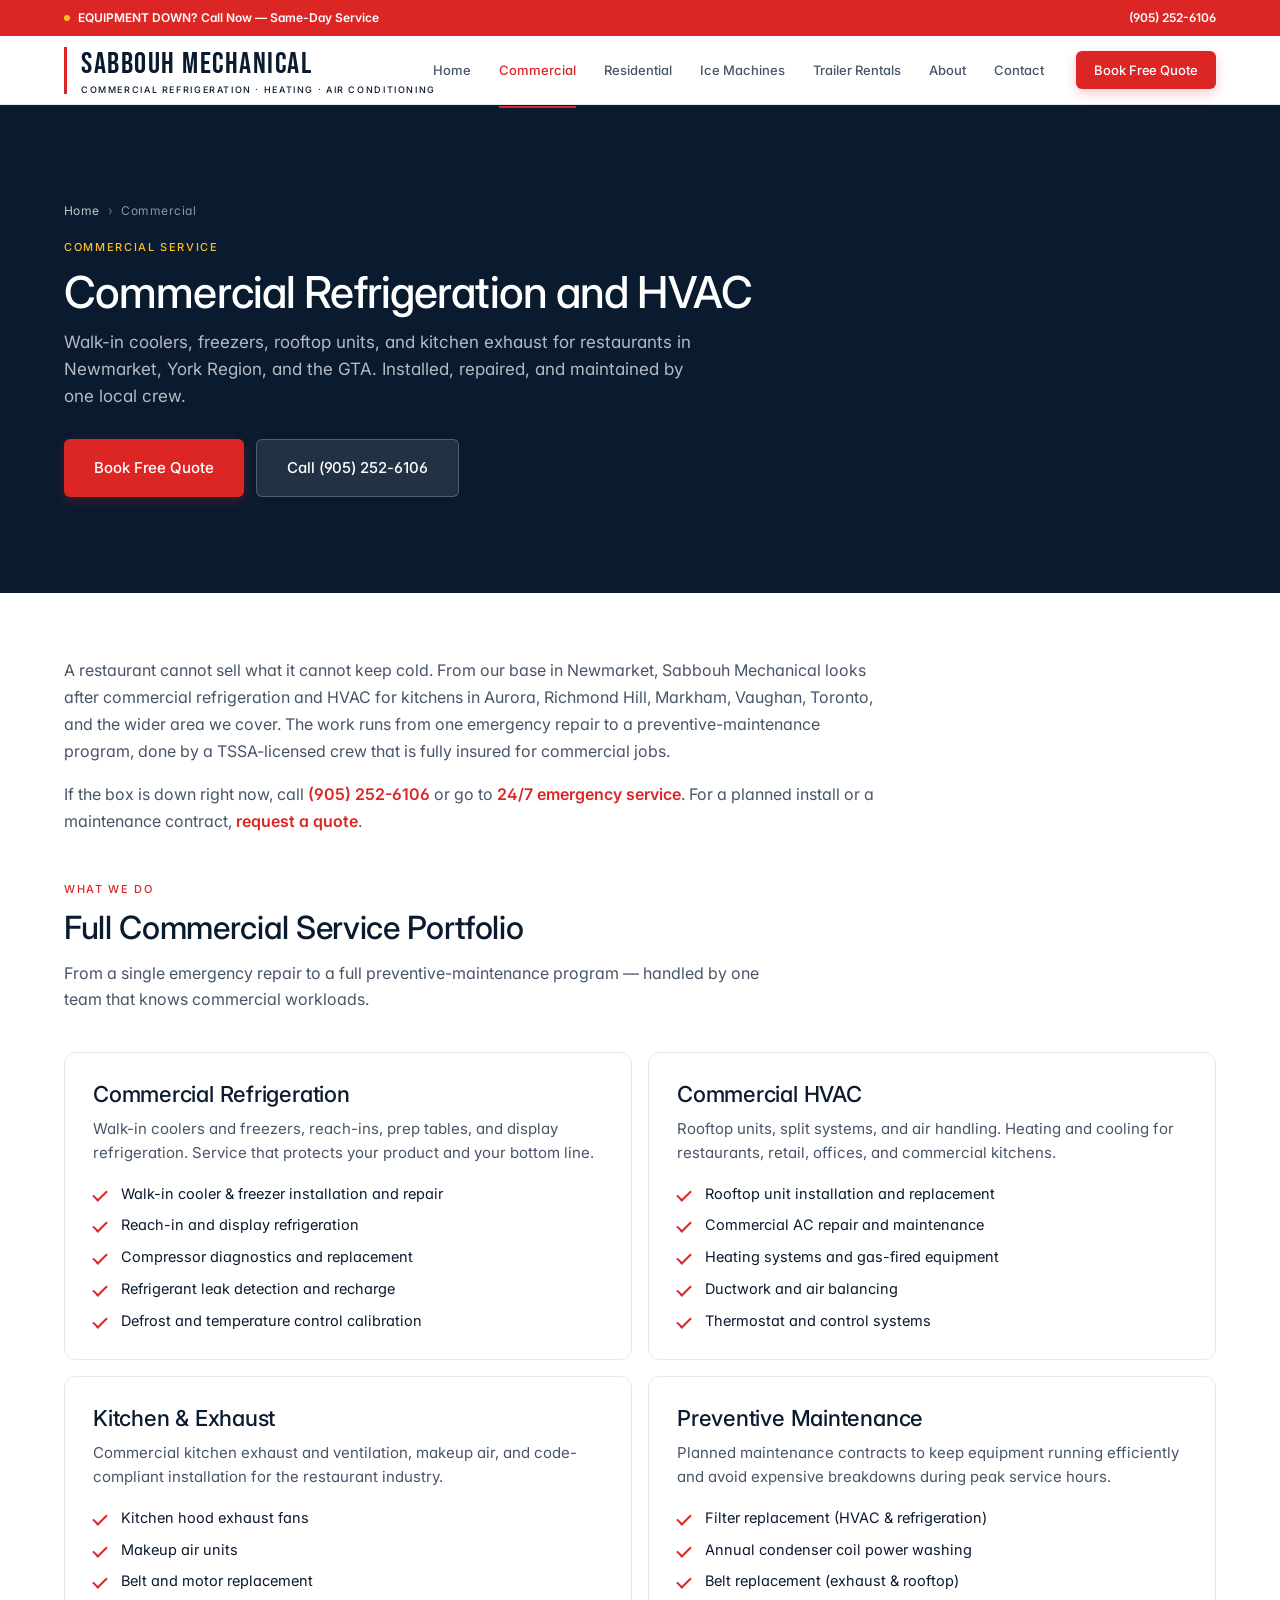
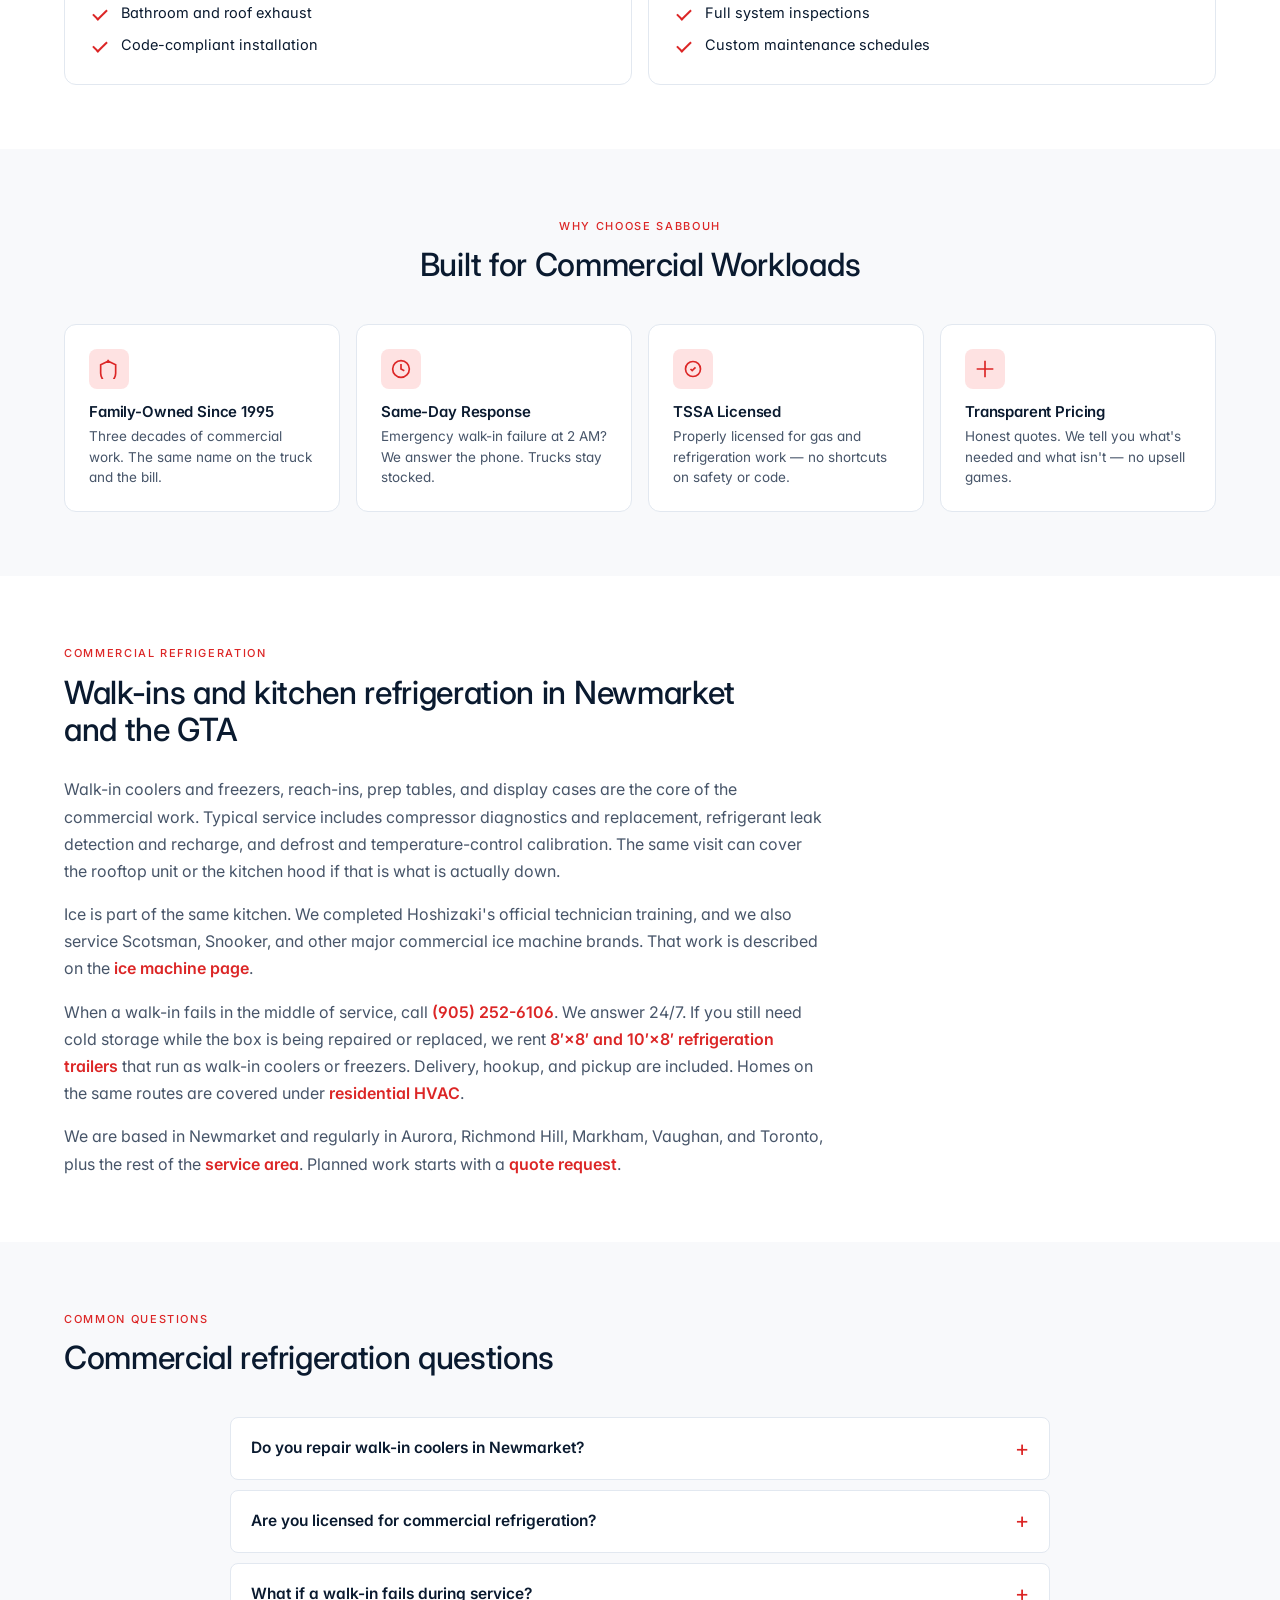
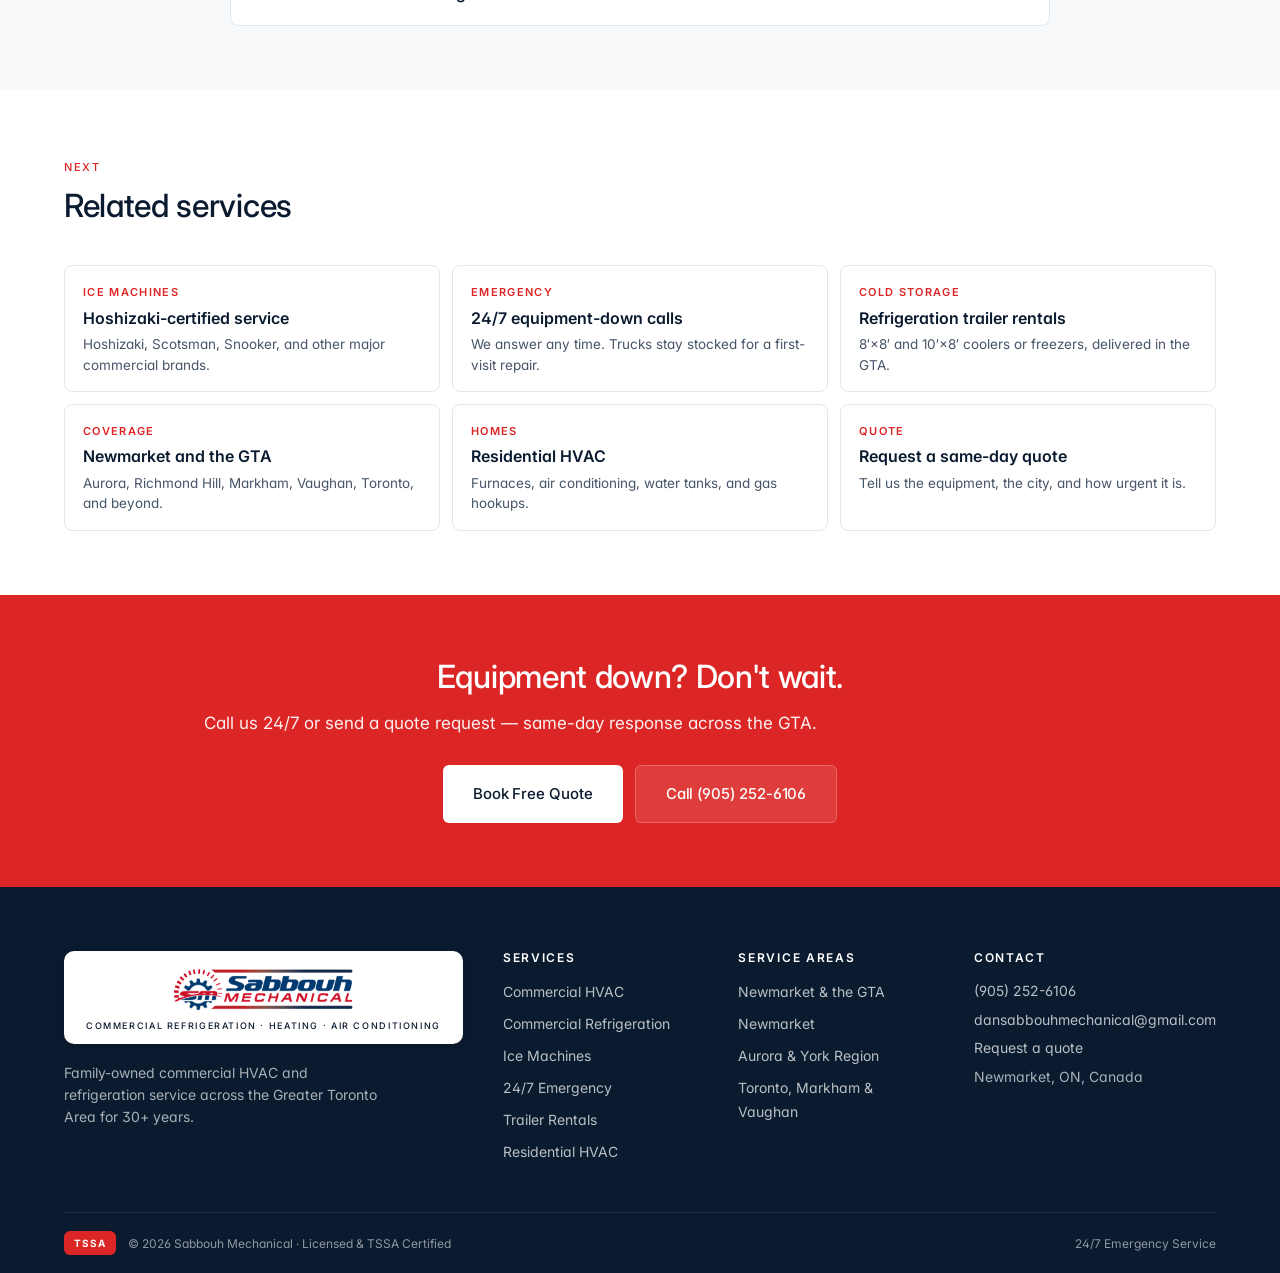
<file: commercial.html>
<!DOCTYPE html>
<html lang="en-CA">
<head>
	<title>Commercial Refrigeration Service in Newmarket &amp; the GTA | Sabbouh</title>
	<meta charset="utf-8" />
	<meta name="viewport" content="width=device-width, initial-scale=1" />
	<meta name="description" content="Walk-in coolers, freezers, rooftop HVAC, and kitchen exhaust for restaurants in Newmarket, Aurora, Richmond Hill, Markham, Vaughan, and Toronto. TSSA-licensed, 24/7." />
	<link rel="canonical" href="https://sabbmechanical.ca/commercial.html" />
	<meta name="theme-color" content="#0A1A2F" />
	<link rel="icon" href="images/favicon.svg" type="image/svg+xml" />
	<link rel="icon" href="images/favicon-32.png" sizes="32x32" type="image/png" />
	<link rel="apple-touch-icon" href="images/apple-touch-icon.png" />
	<meta property="og:type" content="website" />
	<meta property="og:title" content="Commercial Refrigeration Service in Newmarket &amp; the GTA | Sabbouh" />
	<meta property="og:description" content="Walk-in coolers, freezers, rooftop HVAC, and kitchen exhaust for restaurants in Newmarket, Aurora, Richmond Hill, Markham, Vaughan, and Toronto. TSSA-licensed, 24/7." />
	<meta property="og:url" content="https://sabbmechanical.ca/commercial.html" />
	<meta property="og:image" content="https://sabbmechanical.ca/images/sabbouhmechanical.png" />
	<meta property="og:image:alt" content="Sabbouh Mechanical" />
	<meta property="og:site_name" content="Sabbouh Mechanical" />
	<meta property="og:locale" content="en_CA" />
	<meta name="twitter:card" content="summary_large_image" />
	<meta name="twitter:title" content="Commercial Refrigeration Service in Newmarket &amp; the GTA | Sabbouh" />
	<meta name="twitter:description" content="Walk-in coolers, freezers, rooftop HVAC, and kitchen exhaust for restaurants in Newmarket, Aurora, Richmond Hill, Markham, Vaughan, and Toronto. TSSA-licensed, 24/7." />
	<meta name="twitter:image" content="https://sabbmechanical.ca/images/sabbouhmechanical.png" />
	<link rel="preconnect" href="https://fonts.googleapis.com">
	<link rel="preconnect" href="https://fonts.gstatic.com" crossorigin>
	<link href="https://fonts.googleapis.com/css2?family=Bebas+Neue&family=Inter:wght@400;500;600;700&display=swap" rel="stylesheet">
	<link rel="stylesheet" href="assets/css/site.css" />
	<script type="application/ld+json">
	{
		"@context": "https://schema.org",
		"@type": "HVACBusiness",
		"@id": "https://sabbmechanical.ca/#business",
		"name": "Sabbouh Mechanical",
		"image": "https://sabbmechanical.ca/images/sabbouhmechanical.png",
		"logo": "https://sabbmechanical.ca/images/sabbouhmechanical.png",
		"url": "https://sabbmechanical.ca/",
		"telephone": "+1-905-252-6106",
		"email": "dansabbouhmechanical@gmail.com",
		"foundingDate": "1995",
		"address": {"@type":"PostalAddress","addressLocality":"Newmarket","addressRegion":"ON","addressCountry":"CA"},
		"areaServed": {"@type":"AdministrativeArea","name":"Greater Toronto Area"},
		"description": "Family-owned commercial refrigeration, HVAC, and ice machine service based in Newmarket and serving York Region and the Greater Toronto Area since 1995."
	}
	</script>
	<script type="application/ld+json">
	{
		"@context": "https://schema.org",
		"@type": "Service",
		"name": "Commercial refrigeration and HVAC service",
		"serviceType": "Commercial refrigeration and HVAC installation, repair, and maintenance",
		"url": "https://sabbmechanical.ca/commercial.html",
		"provider": {"@id": "https://sabbmechanical.ca/#business"},
		"areaServed": {"@type":"AdministrativeArea","name":"Greater Toronto Area"},
		"description": "Walk-in coolers and freezers, rooftop HVAC, kitchen exhaust, and preventive maintenance for restaurants and commercial kitchens in Newmarket and the GTA."
	}
	</script>
	<script type="application/ld+json">
	{
		"@context": "https://schema.org",
		"@type": "BreadcrumbList",
		"itemListElement": [
			{"@type":"ListItem","position":1,"name":"Home","item":"https://sabbmechanical.ca/"},
			{"@type":"ListItem","position":2,"name":"Commercial","item":"https://sabbmechanical.ca/commercial.html"}
		]
	}
	</script>
	<script type="application/ld+json">
	{
		"@context": "https://schema.org",
		"@type": "FAQPage",
		"mainEntity": [
			{"@type":"Question","name":"Do you repair walk-in coolers in Newmarket?","acceptedAnswer":{"@type":"Answer","text":"Yes. Sabbouh Mechanical is based in Newmarket and repairs, installs, and maintains walk-in coolers and freezers, reach-ins, prep tables, and display refrigeration across York Region and the GTA, including Aurora, Richmond Hill, Markham, Vaughan, and Toronto."}},
			{"@type":"Question","name":"Are you licensed for commercial refrigeration?","acceptedAnswer":{"@type":"Answer","text":"Yes. Sabbouh Mechanical is TSSA-licensed for gas, refrigeration, and HVAC work, and fully insured for commercial jobs."}},
			{"@type":"Question","name":"What if a walk-in fails during service?","acceptedAnswer":{"@type":"Answer","text":"Call (905) 252-6106. We answer 24/7 and trucks stay stocked so we can diagnose and repair on the first visit. We also rent 8 by 8 and 10 by 8 refrigeration trailers that run as walk-in coolers or freezers, with delivery, hookup, and pickup included."}}
		]
	}
	</script>
</head>
<body>
	<a class="skip-link" href="#main">Skip to content</a>

	<div class="utility-bar">
		<div class="container utility-bar__inner">
			<span class="utility-bar__left"><a href="emergency-service.html">EQUIPMENT DOWN? Call Now — Same-Day Service</a></span>
			<span class="utility-bar__right"><a href="tel:+19052526106">(905) 252-6106</a></span>
		</div>
	</div>

	<header class="site-header">
		<div class="container site-header__inner">
			<a class="brand-link" href="index.html" aria-label="Sabbouh Mechanical home"><span class="brand-block"><span class="brand-wordmark">Sabbouh Mechanical</span><span class="brand-tagline">Commercial Refrigeration · Heating · Air Conditioning</span></span></a>
			<nav class="primary-nav" aria-label="Primary">
				<a href="index.html">Home</a>
				<a href="commercial.html" class="is-current">Commercial</a>
				<a href="residential.html">Residential</a>
				<a href="ice-machines.html">Ice Machines</a>
				<a href="trailer-rentals.html">Trailer Rentals</a>
				<a href="about.html">About</a>
				<a href="contact.html">Contact</a>
			</nav>
			<button class="btn btn--primary btn--sm header-cta" type="button" data-quote-open>Book Free Quote</button>
			<button class="hamburger-btn" type="button" data-menu-toggle aria-expanded="false" aria-controls="mobile-menu" aria-label="Open menu"><span></span><span></span><span></span></button>
		</div>
	</header>
	<nav class="mobile-menu" id="mobile-menu" data-mobile-nav aria-hidden="true" aria-label="Mobile">
		<div class="mobile-menu__inner">
			<div class="mobile-menu__scroll">
			<a href="index.html" class="mobile-menu__link">Home</a>
			<a href="commercial.html" class="mobile-menu__link is-current">Commercial</a>
			<a href="residential.html" class="mobile-menu__link">Residential</a>
			<a href="ice-machines.html" class="mobile-menu__link">Ice Machines</a>
			<a href="trailer-rentals.html" class="mobile-menu__link">Trailer Rentals</a>
			<a href="about.html" class="mobile-menu__link">About</a>
			<a href="contact.html" class="mobile-menu__link">Contact</a>
			<a href="emergency-service.html" class="mobile-menu__link">24/7 Emergency</a>
			<a href="service-area.html" class="mobile-menu__link">Service Area</a>
			</div>
			<div class="mobile-menu__actions">
			<div class="mobile-menu__divider"></div>
			<a href="tel:+19052526106" class="mobile-menu__phone">
				<span class="mobile-menu__phone-label">Call us</span>
				<span class="mobile-menu__phone-number">(905) 252-6106</span>
			</a>
			<button class="mobile-menu__cta" type="button" data-quote-open>Book Free Quote</button>
			</div>
		</div>
	</nav>
	<div class="mobile-menu-backdrop" data-menu-backdrop aria-hidden="true"></div>

	<main id="main">

	<!-- Page header -->
	<section class="page-header">
		<div class="container">
			<div class="page-header__breadcrumb"><a href="index.html">Home</a><span>›</span>Commercial</div>
			<span class="eyebrow eyebrow--amber">Commercial Service</span>
			<h1>Commercial Refrigeration and HVAC</h1>
			<p class="page-header__sub">Walk-in coolers, freezers, rooftop units, and kitchen exhaust for restaurants in Newmarket, York Region, and the GTA. Installed, repaired, and maintained by one local crew.</p>
			<div class="u-flex u-gap-3 u-flex-wrap">
				<button class="btn btn--primary btn--lg" type="button" data-quote-open data-quote-service="Commercial Refrigeration">Book Free Quote</button>
				<a class="btn btn--ghost btn--lg" href="tel:+19052526106">Call (905) 252-6106</a>
			</div>
		</div>
	</section>

	<!-- Service breakdown -->
	<section class="section">
		<div class="container">
			<div class="prose prose--lead">
				<p>A restaurant cannot sell what it cannot keep cold. From our base in Newmarket, Sabbouh Mechanical looks after commercial refrigeration and HVAC for kitchens in Aurora, Richmond Hill, Markham, Vaughan, Toronto, and the wider area we cover. The work runs from one emergency repair to a preventive-maintenance program, done by a TSSA-licensed crew that is fully insured for commercial jobs.</p>
				<p>If the box is down right now, call <a href="tel:+19052526106">(905) 252-6106</a> or go to <a href="emergency-service.html">24/7 emergency service</a>. For a planned install or a maintenance contract, <a href="contact.html">request a quote</a>.</p>
			</div>
			<div class="section-head">
				<span class="eyebrow">What We Do</span>
				<h2>Full Commercial Service Portfolio</h2>
				<p class="lede">From a single emergency repair to a full preventive-maintenance program — handled by one team that knows commercial workloads.</p>
			</div>

			<div class="svc-grid svc-grid--2">
				<article class="detail-card" id="refrigeration">
					<h3>Commercial Refrigeration</h3>
					<p class="detail-card__desc">Walk-in coolers and freezers, reach-ins, prep tables, and display refrigeration. Service that protects your product and your bottom line.</p>
					<ul class="check-list">
						<li>Walk-in cooler &amp; freezer installation and repair</li>
						<li>Reach-in and display refrigeration</li>
						<li>Compressor diagnostics and replacement</li>
						<li>Refrigerant leak detection and recharge</li>
						<li>Defrost and temperature control calibration</li>
					</ul>
				</article>

				<article class="detail-card" id="hvac">
					<h3>Commercial HVAC</h3>
					<p class="detail-card__desc">Rooftop units, split systems, and air handling. Heating and cooling for restaurants, retail, offices, and commercial kitchens.</p>
					<ul class="check-list">
						<li>Rooftop unit installation and replacement</li>
						<li>Commercial AC repair and maintenance</li>
						<li>Heating systems and gas-fired equipment</li>
						<li>Ductwork and air balancing</li>
						<li>Thermostat and control systems</li>
					</ul>
				</article>

				<article class="detail-card" id="kitchen">
					<h3>Kitchen &amp; Exhaust</h3>
					<p class="detail-card__desc">Commercial kitchen exhaust and ventilation, makeup air, and code-compliant installation for the restaurant industry.</p>
					<ul class="check-list">
						<li>Kitchen hood exhaust fans</li>
						<li>Makeup air units</li>
						<li>Belt and motor replacement</li>
						<li>Bathroom and roof exhaust</li>
						<li>Code-compliant installation</li>
					</ul>
				</article>

				<article class="detail-card" id="maintenance">
					<h3>Preventive Maintenance</h3>
					<p class="detail-card__desc">Planned maintenance contracts to keep equipment running efficiently and avoid expensive breakdowns during peak service hours.</p>
					<ul class="check-list">
						<li>Filter replacement (HVAC &amp; refrigeration)</li>
						<li>Annual condenser coil power washing</li>
						<li>Belt replacement (exhaust &amp; rooftop)</li>
						<li>Full system inspections</li>
						<li>Custom maintenance schedules</li>
					</ul>
				</article>
			</div>
		</div>
	</section>

	<!-- Why us -->
	<section class="section section--soft">
		<div class="container">
			<div class="section-head section-head--center u-center">
				<span class="eyebrow">Why Choose Sabbouh</span>
				<h2>Built for Commercial Workloads</h2>
			</div>
			<div class="trust-grid">
				<div class="trust-item">
					<span class="trust-item__icon"><svg viewBox="0 0 24 24" fill="none" stroke="currentColor" stroke-width="2"><path d="M12 2L2 7v10c0 5.55 3.84 10.74 9 12 5.16-1.26 9-6.45 9-12V7l-10-5z"/></svg></span>
					<h3 class="trust-item__title">Family-Owned Since 1995</h3>
					<p class="trust-item__desc">Three decades of commercial work. The same name on the truck and the bill.</p>
				</div>
				<div class="trust-item">
					<span class="trust-item__icon"><svg viewBox="0 0 24 24" fill="none" stroke="currentColor" stroke-width="2"><circle cx="12" cy="12" r="10"/><path d="M12 6v6l4 2"/></svg></span>
					<h3 class="trust-item__title">Same-Day Response</h3>
					<p class="trust-item__desc">Emergency walk-in failure at 2 AM? We answer the phone. Trucks stay stocked.</p>
				</div>
				<div class="trust-item">
					<span class="trust-item__icon"><svg viewBox="0 0 24 24" fill="none" stroke="currentColor" stroke-width="2"><path d="M9 12l2 2 4-4M21 12c0 4.97-4.03 9-9 9s-9-4.03-9-9 4.03-9 9-9 9 4.03 9 9z"/></svg></span>
					<h3 class="trust-item__title">TSSA Licensed</h3>
					<p class="trust-item__desc">Properly licensed for gas and refrigeration work — no shortcuts on safety or code.</p>
				</div>
				<div class="trust-item">
					<span class="trust-item__icon"><svg viewBox="0 0 24 24" fill="none" stroke="currentColor" stroke-width="2"><path d="M12 2v20M2 12h20"/></svg></span>
					<h3 class="trust-item__title">Transparent Pricing</h3>
					<p class="trust-item__desc">Honest quotes. We tell you what's needed and what isn't — no upsell games.</p>
				</div>
			</div>
		</div>
	</section>

	<section class="section" id="local-refrigeration">
		<div class="container">
			<div class="section-head">
				<span class="eyebrow">Commercial refrigeration</span>
				<h2>Walk-ins and kitchen refrigeration in Newmarket and the GTA</h2>
			</div>
			<div class="prose">
				<p>Walk-in coolers and freezers, reach-ins, prep tables, and display cases are the core of the commercial work. Typical service includes compressor diagnostics and replacement, refrigerant leak detection and recharge, and defrost and temperature-control calibration. The same visit can cover the rooftop unit or the kitchen hood if that is what is actually down.</p>
				<p>Ice is part of the same kitchen. We completed Hoshizaki's official technician training, and we also service Scotsman, Snooker, and other major commercial ice machine brands. That work is described on the <a href="ice-machines.html">ice machine page</a>.</p>
				<p>When a walk-in fails in the middle of service, call <a href="tel:+19052526106">(905) 252-6106</a>. We answer 24/7. If you still need cold storage while the box is being repaired or replaced, we rent <a href="trailer-rentals.html">8&prime;&times;8&prime; and 10&prime;&times;8&prime; refrigeration trailers</a> that run as walk-in coolers or freezers. Delivery, hookup, and pickup are included. Homes on the same routes are covered under <a href="residential.html">residential HVAC</a>.</p>
				<p>We are based in Newmarket and regularly in Aurora, Richmond Hill, Markham, Vaughan, and Toronto, plus the rest of the <a href="service-area.html">service area</a>. Planned work starts with a <a href="contact.html">quote request</a>.</p>
			</div>
		</div>
	</section>

	<section class="section section--soft">
		<div class="container">
			<div class="section-head">
				<span class="eyebrow">Common questions</span>
				<h2>Commercial refrigeration questions</h2>
			</div>
			<div class="faq">
				<details class="faq__item">
					<summary class="faq__q">Do you repair walk-in coolers in Newmarket?</summary>
					<p class="faq__a">Yes. We are based in Newmarket and repair, install, and maintain walk-in coolers and freezers, reach-ins, prep tables, and display refrigeration across York Region and the GTA, including Aurora, Richmond Hill, Markham, Vaughan, and Toronto.</p>
				</details>
				<details class="faq__item">
					<summary class="faq__q">Are you licensed for commercial refrigeration?</summary>
					<p class="faq__a">Yes. Sabbouh Mechanical is TSSA-licensed for gas, refrigeration, and HVAC work, and fully insured for commercial jobs.</p>
				</details>
				<details class="faq__item">
					<summary class="faq__q">What if a walk-in fails during service?</summary>
					<p class="faq__a">Call <a href="tel:+19052526106">(905) 252-6106</a>. We answer 24/7 and trucks stay stocked so we can diagnose and repair on the first visit. We also rent 8&prime;&times;8&prime; and 10&prime;&times;8&prime; <a href="trailer-rentals.html">refrigeration trailers</a> that run as walk-in coolers or freezers, with delivery, hookup, and pickup included. See <a href="emergency-service.html">emergency service</a>.</p>
				</details>
			</div>
		</div>
	</section>

	<section class="section">
		<div class="container">
			<div class="section-head">
				<span class="eyebrow">Next</span>
				<h2>Related services</h2>
			</div>
			<nav class="related-grid" aria-label="Related services">
				<a class="related-card" href="ice-machines.html">
					<span class="related-card__kicker">Ice machines</span>
					<span class="related-card__title">Hoshizaki-certified service</span>
					<span class="related-card__desc">Hoshizaki, Scotsman, Snooker, and other major commercial brands.</span>
				</a>
				<a class="related-card" href="emergency-service.html">
					<span class="related-card__kicker">Emergency</span>
					<span class="related-card__title">24/7 equipment-down calls</span>
					<span class="related-card__desc">We answer any time. Trucks stay stocked for a first-visit repair.</span>
				</a>
				<a class="related-card" href="trailer-rentals.html">
					<span class="related-card__kicker">Cold storage</span>
					<span class="related-card__title">Refrigeration trailer rentals</span>
					<span class="related-card__desc">8&prime;&times;8&prime; and 10&prime;&times;8&prime; coolers or freezers, delivered in the GTA.</span>
				</a>
				<a class="related-card" href="service-area.html">
					<span class="related-card__kicker">Coverage</span>
					<span class="related-card__title">Newmarket and the GTA</span>
					<span class="related-card__desc">Aurora, Richmond Hill, Markham, Vaughan, Toronto, and beyond.</span>
				</a>
				<a class="related-card" href="residential.html">
					<span class="related-card__kicker">Homes</span>
					<span class="related-card__title">Residential HVAC</span>
					<span class="related-card__desc">Furnaces, air conditioning, water tanks, and gas hookups.</span>
				</a>
				<a class="related-card" href="contact.html">
					<span class="related-card__kicker">Quote</span>
					<span class="related-card__title">Request a same-day quote</span>
					<span class="related-card__desc">Tell us the equipment, the city, and how urgent it is.</span>
				</a>
			</nav>
		</div>
	</section>

	<!-- Final CTA -->
	<section class="section section--red u-center">
		<div class="container container--narrow">
			<h2 style="margin-bottom:14px;">Equipment down? Don't wait.</h2>
			<p style="font-size:17px;margin-bottom:28px;">Call us 24/7 or send a quote request — same-day response across the GTA.</p>
			<div class="u-flex u-gap-3 u-justify-center u-flex-wrap">
				<button class="btn btn--white btn--lg" type="button" data-quote-open data-quote-service="Commercial Refrigeration">Book Free Quote</button>
				<a class="btn btn--ghost btn--lg" href="tel:+19052526106">Call (905) 252-6106</a>
			</div>
		</div>
	</section>

	</main>

	<footer class="site-footer">
		<div class="container">
			<div class="footer-grid">
				<div class="footer-col footer-brand"><span class="logo-card"><span class="logo-with-tagline"><img src="images/logo-sm.png" alt="Sabbouh Mechanical" width="203" height="44" loading="lazy" decoding="async" /><span class="brand-tagline">Commercial Refrigeration · Heating · Air Conditioning</span></span></span><p>Family-owned commercial HVAC and refrigeration service across the Greater Toronto Area for 30+ years.</p></div>
				<div class="footer-col"><h4>Services</h4><ul><li><a href="commercial.html">Commercial HVAC</a></li><li><a href="commercial.html#refrigeration">Commercial Refrigeration</a></li><li><a href="ice-machines.html">Ice Machines</a></li><li><a href="emergency-service.html">24/7 Emergency</a></li><li><a href="trailer-rentals.html">Trailer Rentals</a></li><li><a href="residential.html">Residential HVAC</a></li></ul></div>
				<div class="footer-col"><h4>Service Areas</h4><ul><li><a href="service-area.html">Newmarket &amp; the GTA</a></li><li><a href="service-area.html#newmarket">Newmarket</a></li><li><a href="service-area.html#york-region">Aurora &amp; York Region</a></li><li><a href="service-area.html#gta">Toronto, Markham &amp; Vaughan</a></li></ul></div>
				<div class="footer-col"><h4>Contact</h4><div class="footer-contact-row"><a href="tel:+19052526106">(905) 252-6106</a></div><div class="footer-contact-row"><a href="mailto:dansabbouhmechanical@gmail.com">dansabbouhmechanical@gmail.com</a></div><div class="footer-contact-row"><a href="contact.html">Request a quote</a></div><div class="footer-contact-row" style="color:rgba(255,255,255,0.65);">Newmarket, ON, Canada</div></div>
			</div>
			<div class="footer-bottom"><span class="badge">TSSA</span><span>© <span data-year>2026</span> Sabbouh Mechanical · Licensed &amp; TSSA Certified</span><span class="spacer"></span><span>24/7 Emergency Service</span></div>
		</div>
	</footer>

	<div class="quote-modal" id="quoteModal" role="dialog" aria-modal="true" aria-labelledby="quoteModalTitle" hidden>
		<div class="quote-modal__backdrop" data-quote-close></div>
		<div class="quote-modal__panel" data-quote-scope>
			<button type="button" class="quote-modal__close" aria-label="Close quote form" data-quote-close>×</button>
			<div data-quote-form-wrap>
				<h2 id="quoteModalTitle">Get a Free Quote</h2>
				<p class="quote-modal__sub">Tell us what you need — we'll call you back the same day with honest pricing.</p>
				<form action="https://formspree.io/f/mjglywbk" method="POST" data-quote-form>
					<input type="hidden" name="_subject" value="New Quote Request — Sabbouh Mechanical Website" />
					<div class="hp-field" aria-hidden="true"><label for="qGotcha">Leave this empty</label><input id="qGotcha" type="text" name="_gotcha" tabindex="-1" autocomplete="off" /></div>
					<div class="field"><label for="qName">Your Name</label><input id="qName" name="name" type="text" placeholder="John Smith" required autocomplete="name" /></div>
					<div class="field"><label for="qPhone">Phone Number</label><input id="qPhone" name="phone" type="tel" placeholder="(905) 555-0123" required autocomplete="tel" inputmode="tel" minlength="7" /></div>
					<div class="field"><label for="qEmail">Email <span class="field__optional">(optional)</span></label><input id="qEmail" name="email" type="email" placeholder="you@business.com" autocomplete="email" /></div>
					<div class="field"><label for="qService">What do you need help with?</label><select id="qService" name="service" required><option value="" disabled selected>Select a service</option><option>Commercial Refrigeration</option><option>Commercial HVAC</option><option>Residential HVAC</option><option>Ice Machine Service</option><option>Refrigeration Trailer Rental</option><option>Emergency Repair</option><option>Other</option></select></div>
					<div class="field"><label for="qDesc">Brief Description <span class="field__optional">(optional)</span></label><textarea id="qDesc" name="message" rows="3" placeholder="What's going on? Equipment type, location, how urgent?"></textarea></div>
					<button type="submit" class="quote-submit" data-quote-submit><span class="quote-submit__label">Request My Quote</span><span class="quote-submit__spinner" aria-hidden="true"></span></button>
					<p class="quote-error" data-quote-error role="alert" hidden>Something went wrong. Please call us at <a href="tel:+19052526106">(905) 252-6106</a> or email <a href="mailto:dansabbouhmechanical@gmail.com">dansabbouhmechanical@gmail.com</a></p>
					<p class="quote-trust">30+ years serving the GTA · Same-day response · No obligation</p>
				</form>
			</div>
			<div class="quote-success" data-quote-success role="status" hidden>
				<div class="quote-success__check" aria-hidden="true">✓</div>
				<h2 class="quote-success__title">Got it — thanks!</h2>
				<p>We'll call you back within the hour during business hours, or first thing the next morning.</p>
				<p>Need it urgently? Call us at <a href="tel:+19052526106" style="color:var(--brand-red);font-weight:600;">(905) 252-6106</a></p>
			</div>
		</div>
	</div>

	<div class="mobile-cta-bar" aria-label="Quick contact">
		<a class="btn btn--navy" href="tel:+19052526106">Call Now</a>
		<button class="btn btn--primary" type="button" data-quote-open>Free Quote</button>
	</div>

	<script src="assets/js/site.js" defer></script>
	<script src="assets/js/quote-modal.js" defer></script>
</body>
</html>
</file>
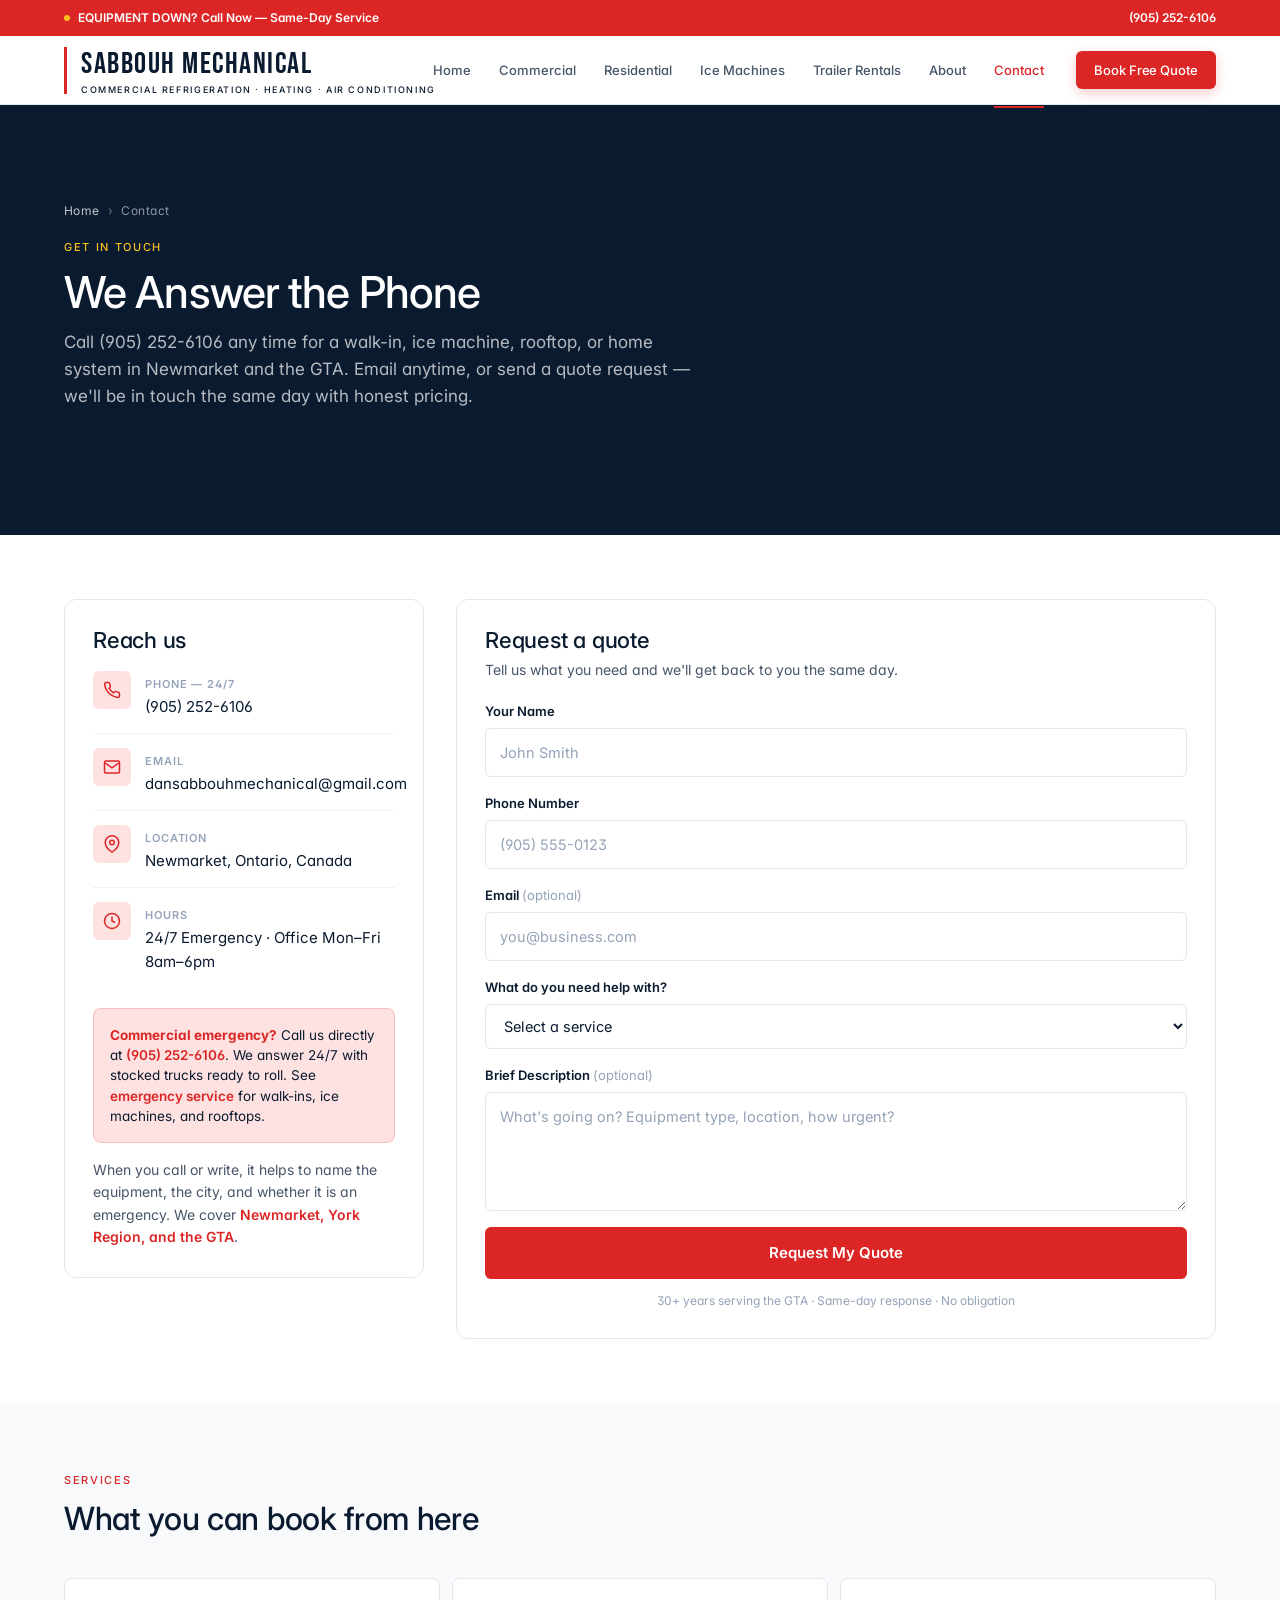
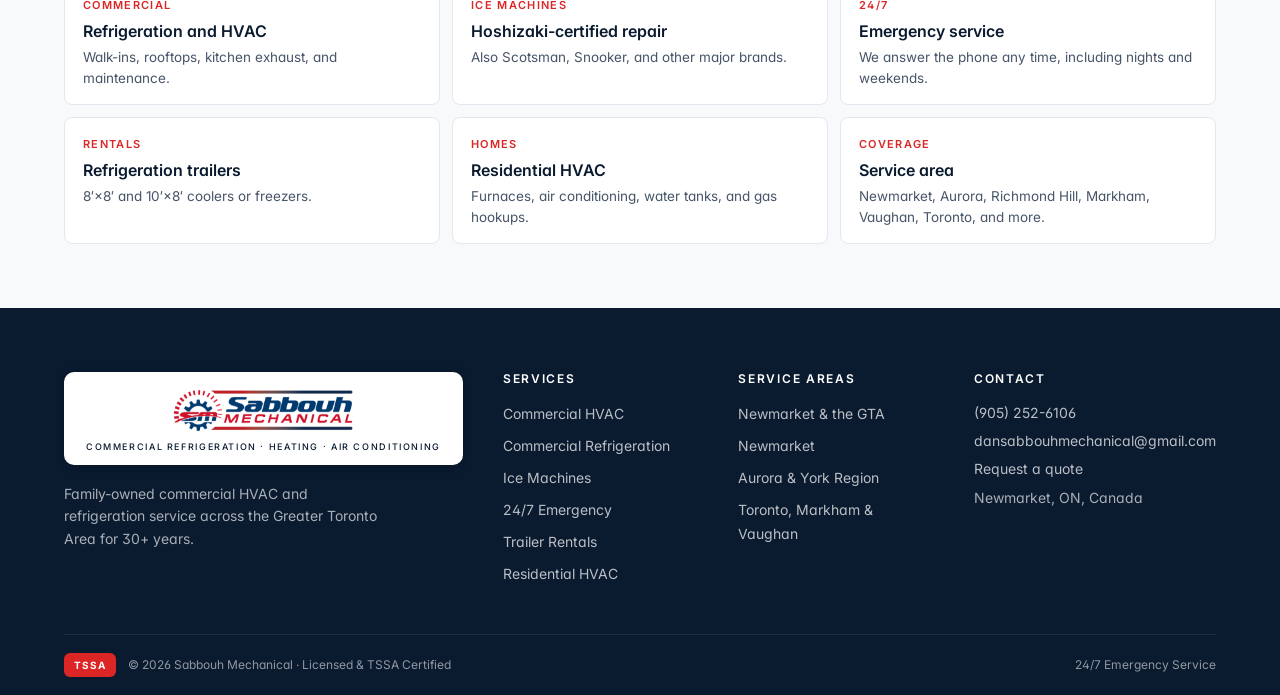
<file: contact.html>
<!DOCTYPE html>
<html lang="en-CA">
<head>
	<title>Contact Sabbouh Mechanical | Newmarket 24/7 HVAC &amp; Refrigeration</title>
	<meta charset="utf-8" />
	<meta name="viewport" content="width=device-width, initial-scale=1" />
	<meta name="description" content="Call (905) 252-6106 any time for emergency refrigeration or HVAC in Newmarket and the GTA, or request a same-day quote. Office hours Monday to Friday, 8am to 6pm." />
	<link rel="canonical" href="https://sabbmechanical.ca/contact.html" />
	<meta name="theme-color" content="#0A1A2F" />
	<link rel="icon" href="images/favicon.svg" type="image/svg+xml" />
	<link rel="icon" href="images/favicon-32.png" sizes="32x32" type="image/png" />
	<link rel="apple-touch-icon" href="images/apple-touch-icon.png" />
	<meta property="og:type" content="website" />
	<meta property="og:title" content="Contact Sabbouh Mechanical | Newmarket 24/7 HVAC &amp; Refrigeration" />
	<meta property="og:description" content="Call (905) 252-6106 any time for emergency refrigeration or HVAC in Newmarket and the GTA, or request a same-day quote. Office hours Monday to Friday, 8am to 6pm." />
	<meta property="og:url" content="https://sabbmechanical.ca/contact.html" />
	<meta property="og:image" content="https://sabbmechanical.ca/images/sabbouhmechanical.png" />
	<meta property="og:image:alt" content="Sabbouh Mechanical" />
	<meta property="og:site_name" content="Sabbouh Mechanical" />
	<meta property="og:locale" content="en_CA" />
	<meta name="twitter:card" content="summary_large_image" />
	<meta name="twitter:title" content="Contact Sabbouh Mechanical | Newmarket 24/7 HVAC &amp; Refrigeration" />
	<meta name="twitter:description" content="Call (905) 252-6106 any time for emergency refrigeration or HVAC in Newmarket and the GTA, or request a same-day quote. Office hours Monday to Friday, 8am to 6pm." />
	<meta name="twitter:image" content="https://sabbmechanical.ca/images/sabbouhmechanical.png" />
	<link rel="preconnect" href="https://fonts.googleapis.com">
	<link rel="preconnect" href="https://fonts.gstatic.com" crossorigin>
	<link href="https://fonts.googleapis.com/css2?family=Bebas+Neue&family=Inter:wght@400;500;600;700&display=swap" rel="stylesheet">
	<link rel="stylesheet" href="assets/css/site.css" />
	<script type="application/ld+json">
	{
	  "@context": "https://schema.org",
	  "@type": "HVACBusiness",
	  "@id": "https://sabbmechanical.ca/#business",
	  "name": "Sabbouh Mechanical",
	  "image": "https://sabbmechanical.ca/images/sabbouhmechanical.png",
	  "logo": "https://sabbmechanical.ca/images/sabbouhmechanical.png",
	  "url": "https://sabbmechanical.ca/",
	  "telephone": "+1-905-252-6106",
	  "email": "dansabbouhmechanical@gmail.com",
	  "foundingDate": "1995",
	  "address": {
	    "@type": "PostalAddress",
	    "addressLocality": "Newmarket",
	    "addressRegion": "ON",
	    "addressCountry": "CA"
	  },
	  "areaServed": {
	    "@type": "AdministrativeArea",
	    "name": "Greater Toronto Area"
	  },
	  "description": "Family-owned commercial refrigeration, HVAC, and ice machine service based in Newmarket and serving York Region and the Greater Toronto Area since 1995."
	}
	</script>
	<script type="application/ld+json">
	{
	  "@context": "https://schema.org",
	  "@type": "ContactPage",
	  "name": "Contact Sabbouh Mechanical",
	  "url": "https://sabbmechanical.ca/contact.html",
	  "about": {
	    "@id": "https://sabbmechanical.ca/#business"
	  }
	}
	</script>
	<script type="application/ld+json">
	{
	  "@context": "https://schema.org",
	  "@type": "BreadcrumbList",
	  "itemListElement": [
	    {
	      "@type": "ListItem",
	      "position": 1,
	      "name": "Home",
	      "item": "https://sabbmechanical.ca/"
	    },
	    {
	      "@type": "ListItem",
	      "position": 2,
	      "name": "Contact",
	      "item": "https://sabbmechanical.ca/contact.html"
	    }
	  ]
	}
	</script>
</head>
<body>
	<a class="skip-link" href="#main">Skip to content</a>

	<div class="utility-bar">
		<div class="container utility-bar__inner">
			<span class="utility-bar__left"><a href="emergency-service.html">EQUIPMENT DOWN? Call Now — Same-Day Service</a></span>
			<span class="utility-bar__right"><a href="tel:+19052526106">(905) 252-6106</a></span>
		</div>
	</div>

	<header class="site-header">
		<div class="container site-header__inner">
			<a class="brand-link" href="index.html" aria-label="Sabbouh Mechanical home"><span class="brand-block"><span class="brand-wordmark">Sabbouh Mechanical</span><span class="brand-tagline">Commercial Refrigeration · Heating · Air Conditioning</span></span></a>
			<nav class="primary-nav" aria-label="Primary">
				<a href="index.html">Home</a>
				<a href="commercial.html">Commercial</a>
				<a href="residential.html">Residential</a>
				<a href="ice-machines.html">Ice Machines</a>
				<a href="trailer-rentals.html">Trailer Rentals</a>
				<a href="about.html">About</a>
				<a href="contact.html" class="is-current">Contact</a>
			</nav>
			<button class="btn btn--primary btn--sm header-cta" type="button" data-quote-open>Book Free Quote</button>
			<button class="hamburger-btn" type="button" data-menu-toggle aria-expanded="false" aria-controls="mobile-menu" aria-label="Open menu"><span></span><span></span><span></span></button>
		</div>
	</header>
	<nav class="mobile-menu" id="mobile-menu" data-mobile-nav aria-hidden="true" aria-label="Mobile">
		<div class="mobile-menu__inner">
			<div class="mobile-menu__scroll">
			<a href="index.html" class="mobile-menu__link">Home</a>
			<a href="commercial.html" class="mobile-menu__link">Commercial</a>
			<a href="residential.html" class="mobile-menu__link">Residential</a>
			<a href="ice-machines.html" class="mobile-menu__link">Ice Machines</a>
			<a href="trailer-rentals.html" class="mobile-menu__link">Trailer Rentals</a>
			<a href="about.html" class="mobile-menu__link">About</a>
			<a href="contact.html" class="mobile-menu__link is-current">Contact</a>
			<a href="emergency-service.html" class="mobile-menu__link">24/7 Emergency</a>
			<a href="service-area.html" class="mobile-menu__link">Service Area</a>
			</div>
			<div class="mobile-menu__actions">
			<div class="mobile-menu__divider"></div>
			<a href="tel:+19052526106" class="mobile-menu__phone">
				<span class="mobile-menu__phone-label">Call us</span>
				<span class="mobile-menu__phone-number">(905) 252-6106</span>
			</a>
			<button class="mobile-menu__cta" type="button" data-quote-open>Book Free Quote</button>
			</div>
		</div>
	</nav>
	<div class="mobile-menu-backdrop" data-menu-backdrop aria-hidden="true"></div>

	<main id="main">

	<section class="page-header">
		<div class="container">
			<div class="page-header__breadcrumb"><a href="index.html">Home</a><span>›</span>Contact</div>
			<span class="eyebrow eyebrow--amber">Get In Touch</span>
			<h1>We Answer the Phone</h1>
			<p class="page-header__sub">Call (905) 252-6106 any time for a walk-in, ice machine, rooftop, or home system in Newmarket and the GTA. Email anytime, or send a quote request — we'll be in touch the same day with honest pricing.</p>
		</div>
	</section>

	<section class="section">
		<div class="container">
				<div class="contact-layout">
					<aside class="contact-card">
						<h2 style="font-size:22px;margin-bottom:18px;">Reach us</h2>

						<div class="contact-row">
							<span class="contact-row__icon"><svg viewBox="0 0 24 24" fill="none" stroke="currentColor" stroke-width="2"><path d="M22 16.92v3a2 2 0 0 1-2.18 2 19.79 19.79 0 0 1-8.63-3.07 19.5 19.5 0 0 1-6-6 19.79 19.79 0 0 1-3.07-8.67A2 2 0 0 1 4.11 2h3a2 2 0 0 1 2 1.72 12.84 12.84 0 0 0 .7 2.81 2 2 0 0 1-.45 2.11L8.09 9.91a16 16 0 0 0 6 6l1.27-1.27a2 2 0 0 1 2.11-.45 12.84 12.84 0 0 0 2.81.7A2 2 0 0 1 22 16.92z"/></svg></span>
							<div>
								<span class="contact-row__label">Phone — 24/7</span>
								<a class="contact-row__value" href="tel:+19052526106">(905) 252-6106</a>
							</div>
						</div>

						<div class="contact-row">
							<span class="contact-row__icon"><svg viewBox="0 0 24 24" fill="none" stroke="currentColor" stroke-width="2"><path d="M4 4h16c1.1 0 2 .9 2 2v12c0 1.1-.9 2-2 2H4c-1.1 0-2-.9-2-2V6c0-1.1.9-2 2-2z"/><polyline points="22,6 12,13 2,6"/></svg></span>
							<div>
								<span class="contact-row__label">Email</span>
								<a class="contact-row__value" href="mailto:dansabbouhmechanical@gmail.com">dansabbouhmechanical@gmail.com</a>
							</div>
						</div>

						<div class="contact-row">
							<span class="contact-row__icon"><svg viewBox="0 0 24 24" fill="none" stroke="currentColor" stroke-width="2"><path d="M21 10c0 7-9 13-9 13s-9-6-9-13a9 9 0 0 1 18 0z"/><circle cx="12" cy="10" r="3"/></svg></span>
							<div>
								<span class="contact-row__label">Location</span>
								<span class="contact-row__value">Newmarket, Ontario, Canada</span>
							</div>
						</div>

						<div class="contact-row">
							<span class="contact-row__icon"><svg viewBox="0 0 24 24" fill="none" stroke="currentColor" stroke-width="2"><circle cx="12" cy="12" r="10"/><path d="M12 6v6l4 2"/></svg></span>
							<div>
								<span class="contact-row__label">Hours</span>
								<span class="contact-row__value">24/7 Emergency · Office Mon–Fri 8am–6pm</span>
							</div>
						</div>

						<div class="contact-emergency">
							<strong>Commercial emergency?</strong> Call us directly at <a href="tel:+19052526106">(905) 252-6106</a>. We answer 24/7 with stocked trucks ready to roll. See <a href="emergency-service.html">emergency service</a> for walk-ins, ice machines, and rooftops.
						</div>
						<p style="margin-top:16px;font-size:14px;">When you call or write, it helps to name the equipment, the city, and whether it is an emergency. We cover <a href="service-area.html">Newmarket, York Region, and the GTA</a>.</p>
					</aside>

					<div class="contact-card" data-quote-scope>
						<div data-quote-form-wrap>
							<h2 style="font-size:22px;margin-bottom:18px;">Request a quote</h2>
							<p class="contact-card__sub">Tell us what you need and we'll get back to you the same day.</p>
							<form action="https://formspree.io/f/mjglywbk" method="POST" data-quote-form>
							<input type="hidden" name="_subject" value="New Quote Request — Sabbouh Mechanical Website (Contact Page)" />
							<div class="hp-field" aria-hidden="true"><label for="cGotcha">Leave this empty</label><input id="cGotcha" type="text" name="_gotcha" tabindex="-1" autocomplete="off" /></div>
							<div class="field"><label for="cName">Your Name</label><input id="cName" name="name" type="text" placeholder="John Smith" required autocomplete="name" /></div>
							<div class="field"><label for="cPhone">Phone Number</label><input id="cPhone" name="phone" type="tel" placeholder="(905) 555-0123" required autocomplete="tel" inputmode="tel" minlength="7" /></div>
							<div class="field"><label for="cEmail">Email <span class="field__optional">(optional)</span></label><input id="cEmail" name="email" type="email" placeholder="you@business.com" autocomplete="email" /></div>
							<div class="field"><label for="cService">What do you need help with?</label><select id="cService" name="service" required><option value="" disabled selected>Select a service</option><option>Commercial Refrigeration</option><option>Commercial HVAC</option><option>Residential HVAC</option><option>Ice Machine Service</option><option>Refrigeration Trailer Rental</option><option>Emergency Repair</option><option>Other</option></select></div>
							<div class="field"><label for="cDesc">Brief Description <span class="field__optional">(optional)</span></label><textarea id="cDesc" name="message" rows="4" placeholder="What's going on? Equipment type, location, how urgent?"></textarea></div>
							<button type="submit" class="quote-submit" data-quote-submit><span class="quote-submit__label">Request My Quote</span><span class="quote-submit__spinner" aria-hidden="true"></span></button>
							<p class="quote-error" data-quote-error role="alert" hidden>Something went wrong. Please call us at <a href="tel:+19052526106">(905) 252-6106</a> or email <a href="mailto:dansabbouhmechanical@gmail.com">dansabbouhmechanical@gmail.com</a></p>
							<p class="quote-trust">30+ years serving the GTA · Same-day response · No obligation</p>
							</form>
						</div>
						<div class="quote-success form-success" data-quote-success role="status" hidden>
							<div class="quote-success__check" aria-hidden="true">✓</div>
							<h3 class="quote-success__title">Got it — thanks!</h3>
							<p>We'll call you back within the hour during business hours, or first thing the next morning.</p>
							<p>Need it urgently? Call us at <a href="tel:+19052526106" style="color:var(--brand-red);font-weight:600;">(905) 252-6106</a></p>
						</div>
					</div>
				</div>
		</div>
	</section>

	<section class="section section--soft">
		<div class="container">
			<div class="section-head">
				<span class="eyebrow">Services</span>
				<h2>What you can book from here</h2>
			</div>
			<nav class="related-grid" aria-label="Services">
				<a class="related-card" href="commercial.html#refrigeration">
					<span class="related-card__kicker">Commercial</span>
					<span class="related-card__title">Refrigeration and HVAC</span>
					<span class="related-card__desc">Walk-ins, rooftops, kitchen exhaust, and maintenance.</span>
				</a>
				<a class="related-card" href="ice-machines.html">
					<span class="related-card__kicker">Ice machines</span>
					<span class="related-card__title">Hoshizaki-certified repair</span>
					<span class="related-card__desc">Also Scotsman, Snooker, and other major brands.</span>
				</a>
				<a class="related-card" href="emergency-service.html">
					<span class="related-card__kicker">24/7</span>
					<span class="related-card__title">Emergency service</span>
					<span class="related-card__desc">We answer the phone any time, including nights and weekends.</span>
				</a>
				<a class="related-card" href="trailer-rentals.html">
					<span class="related-card__kicker">Rentals</span>
					<span class="related-card__title">Refrigeration trailers</span>
					<span class="related-card__desc">8&prime;&times;8&prime; and 10&prime;&times;8&prime; coolers or freezers.</span>
				</a>
				<a class="related-card" href="residential.html">
					<span class="related-card__kicker">Homes</span>
					<span class="related-card__title">Residential HVAC</span>
					<span class="related-card__desc">Furnaces, air conditioning, water tanks, and gas hookups.</span>
				</a>
				<a class="related-card" href="service-area.html">
					<span class="related-card__kicker">Coverage</span>
					<span class="related-card__title">Service area</span>
					<span class="related-card__desc">Newmarket, Aurora, Richmond Hill, Markham, Vaughan, Toronto, and more.</span>
				</a>
			</nav>
		</div>
	</section>

	</main>

	<footer class="site-footer">
		<div class="container">
			<div class="footer-grid">
				<div class="footer-col footer-brand"><span class="logo-card"><span class="logo-with-tagline"><img src="images/logo-sm.png" alt="Sabbouh Mechanical" width="203" height="44" loading="lazy" decoding="async" /><span class="brand-tagline">Commercial Refrigeration · Heating · Air Conditioning</span></span></span><p>Family-owned commercial HVAC and refrigeration service across the Greater Toronto Area for 30+ years.</p></div>
				<div class="footer-col"><h4>Services</h4><ul><li><a href="commercial.html">Commercial HVAC</a></li><li><a href="commercial.html#refrigeration">Commercial Refrigeration</a></li><li><a href="ice-machines.html">Ice Machines</a></li><li><a href="emergency-service.html">24/7 Emergency</a></li><li><a href="trailer-rentals.html">Trailer Rentals</a></li><li><a href="residential.html">Residential HVAC</a></li></ul></div>
				<div class="footer-col"><h4>Service Areas</h4><ul><li><a href="service-area.html">Newmarket &amp; the GTA</a></li><li><a href="service-area.html#newmarket">Newmarket</a></li><li><a href="service-area.html#york-region">Aurora &amp; York Region</a></li><li><a href="service-area.html#gta">Toronto, Markham &amp; Vaughan</a></li></ul></div>
				<div class="footer-col"><h4>Contact</h4><div class="footer-contact-row"><a href="tel:+19052526106">(905) 252-6106</a></div><div class="footer-contact-row"><a href="mailto:dansabbouhmechanical@gmail.com">dansabbouhmechanical@gmail.com</a></div><div class="footer-contact-row"><a href="contact.html">Request a quote</a></div><div class="footer-contact-row" style="color:rgba(255,255,255,0.65);">Newmarket, ON, Canada</div></div>
			</div>
			<div class="footer-bottom"><span class="badge">TSSA</span><span>© <span data-year>2026</span> Sabbouh Mechanical · Licensed &amp; TSSA Certified</span><span class="spacer"></span><span>24/7 Emergency Service</span></div>
		</div>
	</footer>

	<div class="quote-modal" id="quoteModal" role="dialog" aria-modal="true" aria-labelledby="quoteModalTitle" hidden>
		<div class="quote-modal__backdrop" data-quote-close></div>
		<div class="quote-modal__panel" data-quote-scope>
			<button type="button" class="quote-modal__close" aria-label="Close quote form" data-quote-close>×</button>
			<div data-quote-form-wrap>
				<h2 id="quoteModalTitle">Get a Free Quote</h2>
				<p class="quote-modal__sub">Tell us what you need — we'll call you back the same day with honest pricing.</p>
				<form action="https://formspree.io/f/mjglywbk" method="POST" data-quote-form>
					<input type="hidden" name="_subject" value="New Quote Request — Sabbouh Mechanical Website" />
					<div class="hp-field" aria-hidden="true"><label for="qGotcha">Leave this empty</label><input id="qGotcha" type="text" name="_gotcha" tabindex="-1" autocomplete="off" /></div>
					<div class="field"><label for="qName">Your Name</label><input id="qName" name="name" type="text" placeholder="John Smith" required autocomplete="name" /></div>
					<div class="field"><label for="qPhone">Phone Number</label><input id="qPhone" name="phone" type="tel" placeholder="(905) 555-0123" required autocomplete="tel" inputmode="tel" minlength="7" /></div>
					<div class="field"><label for="qEmail">Email <span class="field__optional">(optional)</span></label><input id="qEmail" name="email" type="email" placeholder="you@business.com" autocomplete="email" /></div>
					<div class="field"><label for="qService">What do you need help with?</label><select id="qService" name="service" required><option value="" disabled selected>Select a service</option><option>Commercial Refrigeration</option><option>Commercial HVAC</option><option>Residential HVAC</option><option>Ice Machine Service</option><option>Refrigeration Trailer Rental</option><option>Emergency Repair</option><option>Other</option></select></div>
					<div class="field"><label for="qDesc">Brief Description <span class="field__optional">(optional)</span></label><textarea id="qDesc" name="message" rows="3" placeholder="What's going on? Equipment type, location, how urgent?"></textarea></div>
					<button type="submit" class="quote-submit" data-quote-submit><span class="quote-submit__label">Request My Quote</span><span class="quote-submit__spinner" aria-hidden="true"></span></button>
					<p class="quote-error" data-quote-error role="alert" hidden>Something went wrong. Please call us at <a href="tel:+19052526106">(905) 252-6106</a> or email <a href="mailto:dansabbouhmechanical@gmail.com">dansabbouhmechanical@gmail.com</a></p>
					<p class="quote-trust">30+ years serving the GTA · Same-day response · No obligation</p>
				</form>
			</div>
			<div class="quote-success" data-quote-success role="status" hidden>
				<div class="quote-success__check" aria-hidden="true">✓</div>
				<h2 class="quote-success__title">Got it — thanks!</h2>
				<p>We'll call you back within the hour during business hours, or first thing the next morning.</p>
				<p>Need it urgently? Call us at <a href="tel:+19052526106" style="color:var(--brand-red);font-weight:600;">(905) 252-6106</a></p>
			</div>
		</div>
	</div>

	<div class="mobile-cta-bar" aria-label="Quick contact">
		<a class="btn btn--navy" href="tel:+19052526106">Call Now</a>
		<button class="btn btn--primary" type="button" data-quote-open>Free Quote</button>
	</div>

	<script src="assets/js/site.js" defer></script>
	<script src="assets/js/quote-modal.js" defer></script>
</body>
</html>
</file>
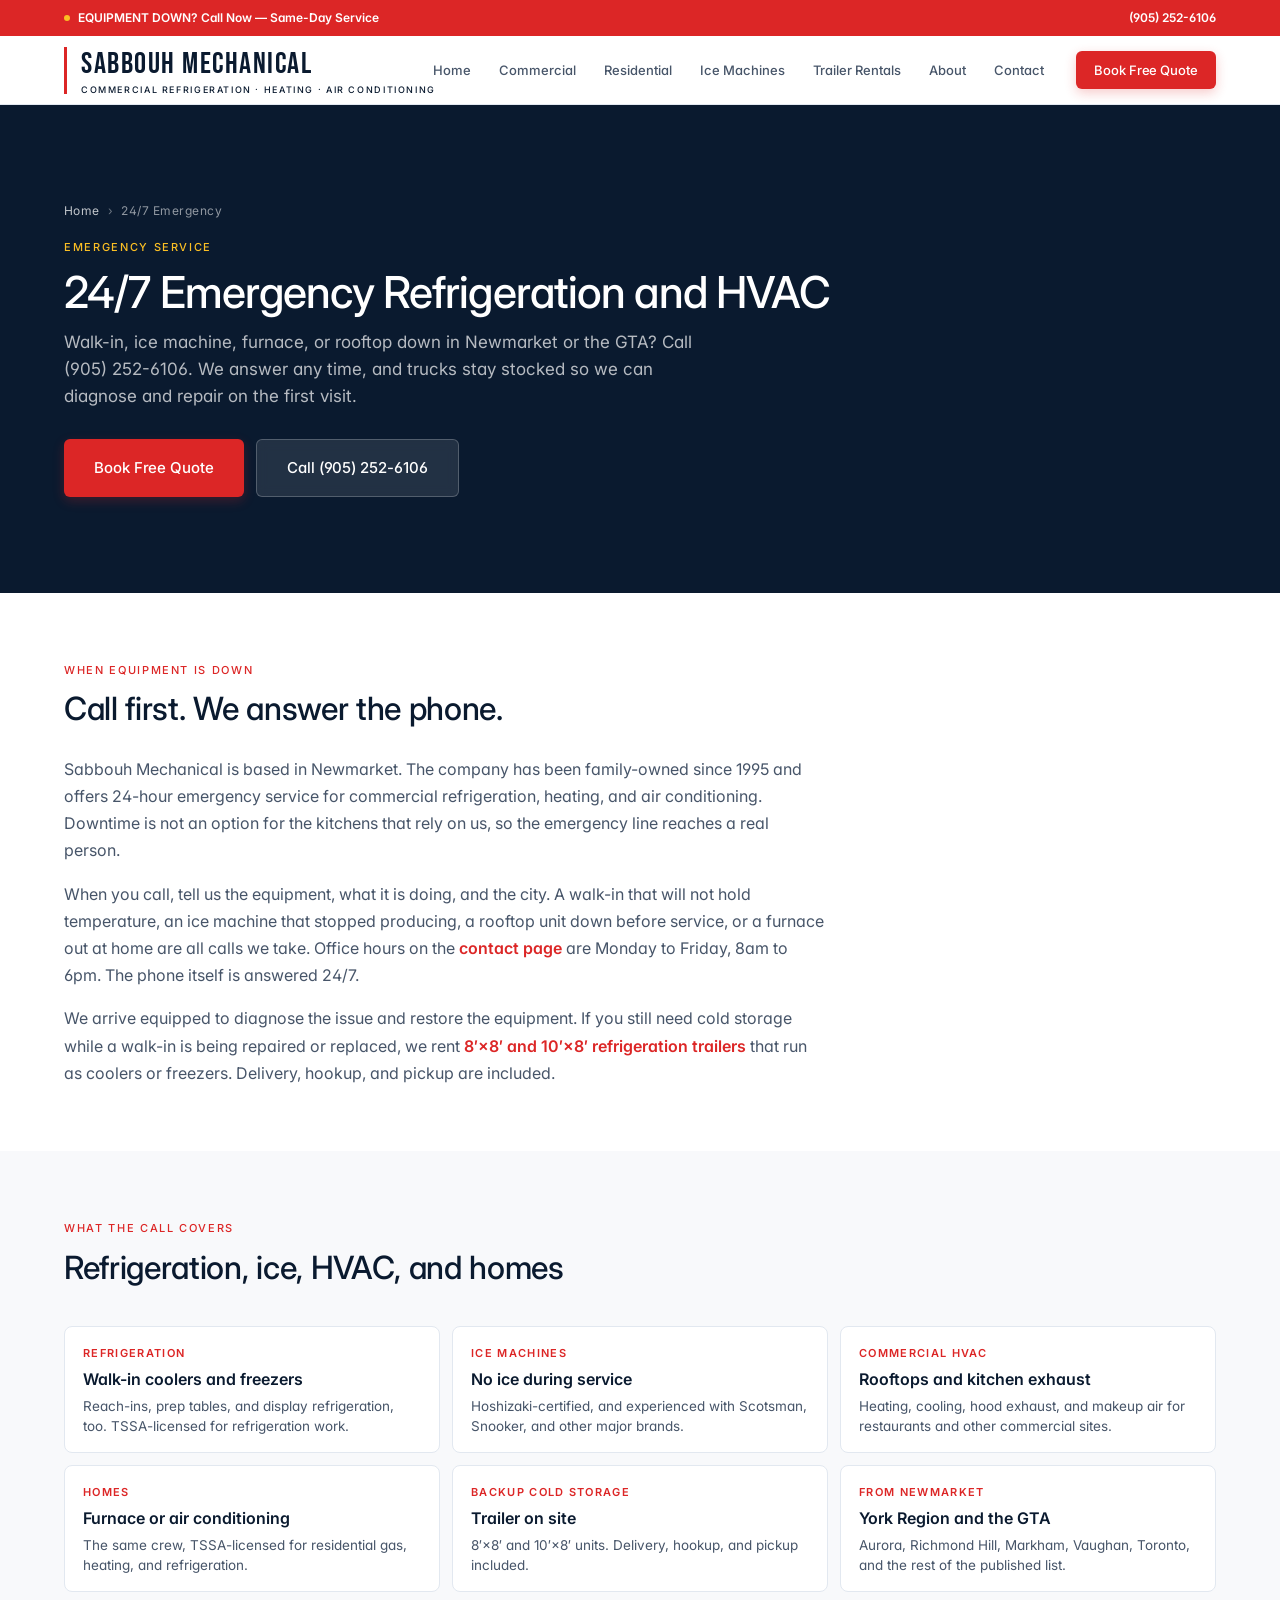
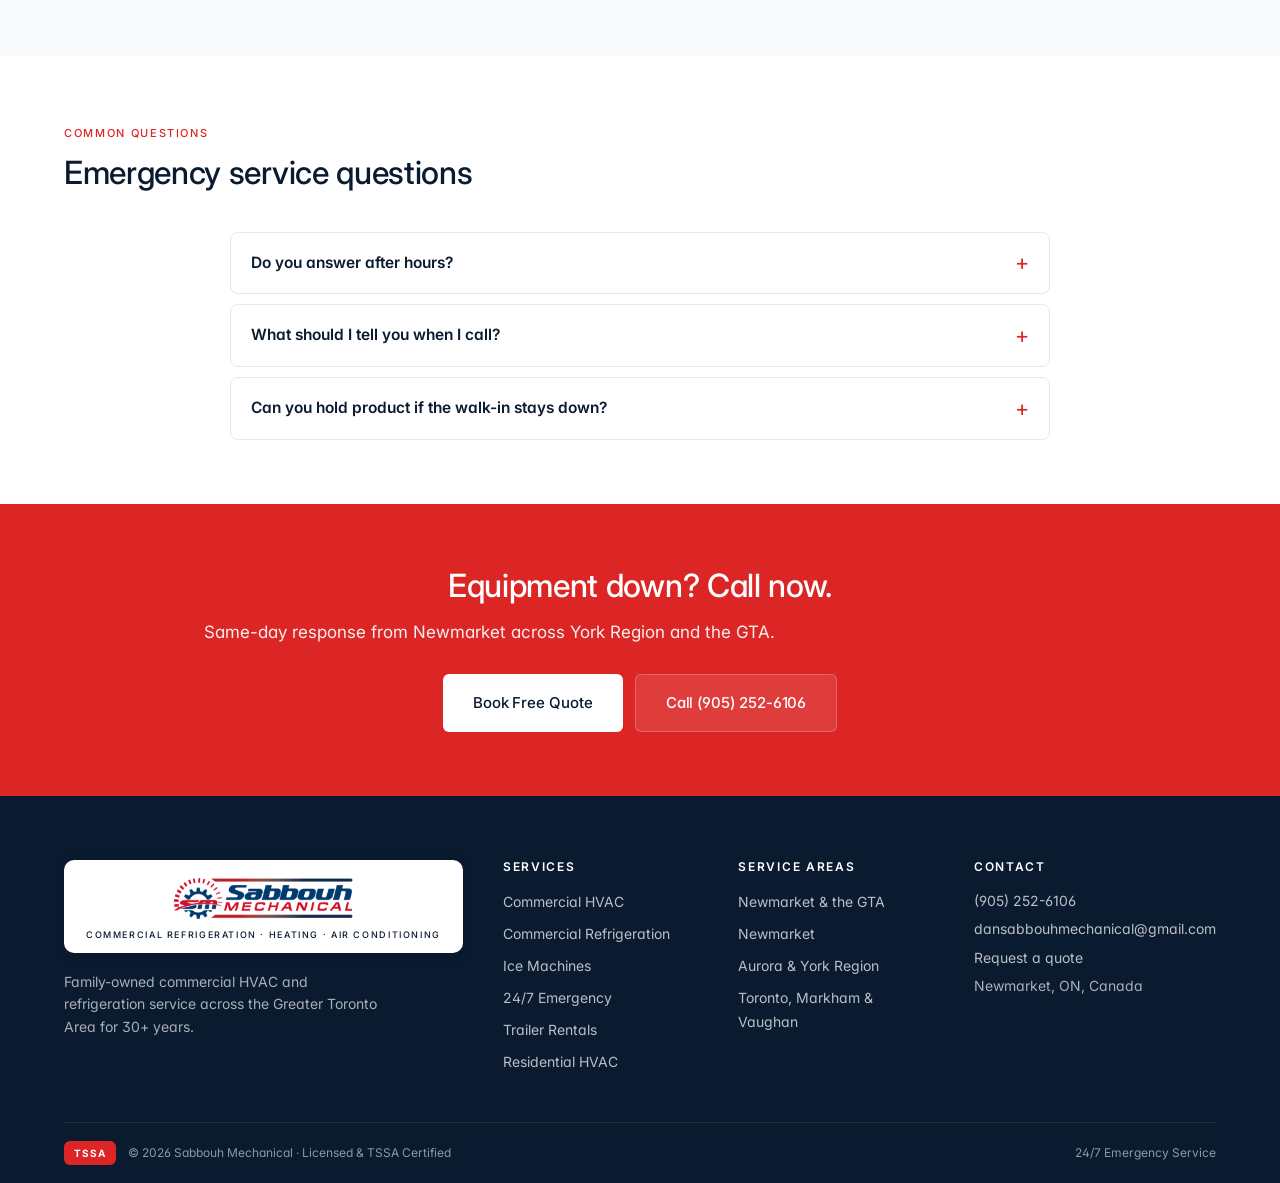
<file: emergency-service.html>
<!DOCTYPE html>
<html lang="en-CA">
<head>
	<title>24/7 Emergency Refrigeration &amp; HVAC Service | Sabbouh Mechanical</title>
	<meta charset="utf-8" />
	<meta name="viewport" content="width=device-width, initial-scale=1" />
	<meta name="description" content="Walk-in, ice machine, or rooftop down in Newmarket or the GTA? Sabbouh Mechanical answers 24/7 with stocked trucks and same-day repair. Call (905) 252-6106." />
	<link rel="canonical" href="https://sabbmechanical.ca/emergency-service.html" />
	<meta name="theme-color" content="#0A1A2F" />
	<link rel="icon" href="images/favicon.svg" type="image/svg+xml" />
	<link rel="icon" href="images/favicon-32.png" sizes="32x32" type="image/png" />
	<link rel="apple-touch-icon" href="images/apple-touch-icon.png" />
	<meta property="og:type" content="website" />
	<meta property="og:title" content="24/7 Emergency Refrigeration &amp; HVAC Service | Sabbouh Mechanical" />
	<meta property="og:description" content="Walk-in, ice machine, or rooftop down in Newmarket or the GTA? Sabbouh Mechanical answers 24/7 with stocked trucks and same-day repair. Call (905) 252-6106." />
	<meta property="og:url" content="https://sabbmechanical.ca/emergency-service.html" />
	<meta property="og:image" content="https://sabbmechanical.ca/images/sabbouhmechanical.png" />
	<meta property="og:image:alt" content="Sabbouh Mechanical" />
	<meta property="og:site_name" content="Sabbouh Mechanical" />
	<meta property="og:locale" content="en_CA" />
	<meta name="twitter:card" content="summary_large_image" />
	<meta name="twitter:title" content="24/7 Emergency Refrigeration &amp; HVAC Service | Sabbouh Mechanical" />
	<meta name="twitter:description" content="Walk-in, ice machine, or rooftop down in Newmarket or the GTA? Sabbouh Mechanical answers 24/7 with stocked trucks and same-day repair. Call (905) 252-6106." />
	<meta name="twitter:image" content="https://sabbmechanical.ca/images/sabbouhmechanical.png" />
	<link rel="preconnect" href="https://fonts.googleapis.com">
	<link rel="preconnect" href="https://fonts.gstatic.com" crossorigin>
	<link href="https://fonts.googleapis.com/css2?family=Bebas+Neue&family=Inter:wght@400;500;600;700&display=swap" rel="stylesheet">
	<link rel="stylesheet" href="assets/css/site.css" />
	<script type="application/ld+json">
	{
		"@context": "https://schema.org",
		"@type": "HVACBusiness",
		"@id": "https://sabbmechanical.ca/#business",
		"name": "Sabbouh Mechanical",
		"image": "https://sabbmechanical.ca/images/sabbouhmechanical.png",
		"logo": "https://sabbmechanical.ca/images/sabbouhmechanical.png",
		"url": "https://sabbmechanical.ca/",
		"telephone": "+1-905-252-6106",
		"email": "dansabbouhmechanical@gmail.com",
		"foundingDate": "1995",
		"address": {"@type":"PostalAddress","addressLocality":"Newmarket","addressRegion":"ON","addressCountry":"CA"},
		"areaServed": {"@type":"AdministrativeArea","name":"Greater Toronto Area"},
		"description": "Family-owned commercial refrigeration, HVAC, and ice machine service based in Newmarket and serving York Region and the Greater Toronto Area since 1995."
	}
	</script>
	<script type="application/ld+json">
	{
		"@context": "https://schema.org",
		"@type": "Service",
		"name": "24/7 emergency refrigeration and HVAC service",
		"serviceType": "Emergency commercial refrigeration, ice machine, and HVAC repair",
		"url": "https://sabbmechanical.ca/emergency-service.html",
		"provider": {"@id": "https://sabbmechanical.ca/#business"},
		"areaServed": {"@type":"AdministrativeArea","name":"Greater Toronto Area"},
		"description": "24/7 emergency response for walk-in coolers, ice machines, rooftop HVAC, and residential furnaces from a Newmarket base across York Region and the GTA."
	}
	</script>
	<script type="application/ld+json">
	{
		"@context": "https://schema.org",
		"@type": "BreadcrumbList",
		"itemListElement": [
			{"@type":"ListItem","position":1,"name":"Home","item":"https://sabbmechanical.ca/"},
			{"@type":"ListItem","position":2,"name":"24/7 Emergency","item":"https://sabbmechanical.ca/emergency-service.html"}
		]
	}
	</script>
	<script type="application/ld+json">
	{
		"@context": "https://schema.org",
		"@type": "FAQPage",
		"mainEntity": [
			{"@type":"Question","name":"Do you answer after hours?","acceptedAnswer":{"@type":"Answer","text":"Yes. Call (905) 252-6106 any time, including nights and weekends. We answer 24/7. Office hours listed on the contact page are Monday to Friday, 8am to 6pm."}},
			{"@type":"Question","name":"What should I tell you when I call?","acceptedAnswer":{"@type":"Answer","text":"The equipment, what it is doing, and the city. That is enough to get a same-day response started."}},
			{"@type":"Question","name":"Can you hold product if the walk-in stays down?","acceptedAnswer":{"@type":"Answer","text":"We rent 8 by 8 and 10 by 8 refrigeration trailers that work as walk-in coolers or freezers. Delivery, hookup, and pickup are included."}}
		]
	}
	</script>
</head>
<body>
	<a class="skip-link" href="#main">Skip to content</a>

	<div class="utility-bar">
		<div class="container utility-bar__inner">
			<span class="utility-bar__left"><a href="emergency-service.html">EQUIPMENT DOWN? Call Now — Same-Day Service</a></span>
			<span class="utility-bar__right"><a href="tel:+19052526106">(905) 252-6106</a></span>
		</div>
	</div>

	<header class="site-header">
		<div class="container site-header__inner">
			<a class="brand-link" href="index.html" aria-label="Sabbouh Mechanical home"><span class="brand-block"><span class="brand-wordmark">Sabbouh Mechanical</span><span class="brand-tagline">Commercial Refrigeration · Heating · Air Conditioning</span></span></a>
			<nav class="primary-nav" aria-label="Primary">
				<a href="index.html">Home</a>
				<a href="commercial.html">Commercial</a>
				<a href="residential.html">Residential</a>
				<a href="ice-machines.html">Ice Machines</a>
				<a href="trailer-rentals.html">Trailer Rentals</a>
				<a href="about.html">About</a>
				<a href="contact.html">Contact</a>
			</nav>
			<button class="btn btn--primary btn--sm header-cta" type="button" data-quote-open>Book Free Quote</button>
			<button class="hamburger-btn" type="button" data-menu-toggle aria-expanded="false" aria-controls="mobile-menu" aria-label="Open menu"><span></span><span></span><span></span></button>
		</div>
	</header>
	<nav class="mobile-menu" id="mobile-menu" data-mobile-nav aria-hidden="true" aria-label="Mobile">
		<div class="mobile-menu__inner">
			<div class="mobile-menu__scroll">
			<a href="index.html" class="mobile-menu__link">Home</a>
			<a href="commercial.html" class="mobile-menu__link">Commercial</a>
			<a href="residential.html" class="mobile-menu__link">Residential</a>
			<a href="ice-machines.html" class="mobile-menu__link">Ice Machines</a>
			<a href="trailer-rentals.html" class="mobile-menu__link">Trailer Rentals</a>
			<a href="about.html" class="mobile-menu__link">About</a>
			<a href="contact.html" class="mobile-menu__link">Contact</a>
			<a href="emergency-service.html" class="mobile-menu__link is-current">24/7 Emergency</a>
			<a href="service-area.html" class="mobile-menu__link">Service Area</a>
			</div>
			<div class="mobile-menu__actions">
			<div class="mobile-menu__divider"></div>
			<a href="tel:+19052526106" class="mobile-menu__phone">
				<span class="mobile-menu__phone-label">Call us</span>
				<span class="mobile-menu__phone-number">(905) 252-6106</span>
			</a>
			<button class="mobile-menu__cta" type="button" data-quote-open>Book Free Quote</button>
			</div>
		</div>
	</nav>
	<div class="mobile-menu-backdrop" data-menu-backdrop aria-hidden="true"></div>

	<main id="main">

	<section class="page-header">
		<div class="container">
			<div class="page-header__breadcrumb"><a href="index.html">Home</a><span>›</span>24/7 Emergency</div>
			<span class="eyebrow eyebrow--amber">Emergency service</span>
			<h1>24/7 Emergency Refrigeration and HVAC</h1>
			<p class="page-header__sub">Walk-in, ice machine, furnace, or rooftop down in Newmarket or the GTA? Call (905) 252-6106. We answer any time, and trucks stay stocked so we can diagnose and repair on the first visit.</p>
			<div class="u-flex u-gap-3 u-flex-wrap">
				<button class="btn btn--primary btn--lg" type="button" data-quote-open data-quote-service="Emergency Repair">Book Free Quote</button>
				<a class="btn btn--ghost btn--lg" href="tel:+19052526106">Call (905) 252-6106</a>
			</div>
		</div>
	</section>

	<section class="section">
		<div class="container">
			<div class="section-head">
				<span class="eyebrow">When equipment is down</span>
				<h2>Call first. We answer the phone.</h2>
			</div>
			<div class="prose">
				<p>Sabbouh Mechanical is based in Newmarket. The company has been family-owned since 1995 and offers 24-hour emergency service for commercial refrigeration, heating, and air conditioning. Downtime is not an option for the kitchens that rely on us, so the emergency line reaches a real person.</p>
				<p>When you call, tell us the equipment, what it is doing, and the city. A walk-in that will not hold temperature, an ice machine that stopped producing, a rooftop unit down before service, or a furnace out at home are all calls we take. Office hours on the <a href="contact.html">contact page</a> are Monday to Friday, 8am to 6pm. The phone itself is answered 24/7.</p>
				<p>We arrive equipped to diagnose the issue and restore the equipment. If you still need cold storage while a walk-in is being repaired or replaced, we rent <a href="trailer-rentals.html">8&prime;&times;8&prime; and 10&prime;&times;8&prime; refrigeration trailers</a> that run as coolers or freezers. Delivery, hookup, and pickup are included.</p>
			</div>
		</div>
	</section>

	<section class="section section--soft">
		<div class="container">
			<div class="section-head">
				<span class="eyebrow">What the call covers</span>
				<h2>Refrigeration, ice, HVAC, and homes</h2>
			</div>
			<nav class="related-grid" aria-label="Emergency services">
				<a class="related-card" href="commercial.html#refrigeration">
					<span class="related-card__kicker">Refrigeration</span>
					<span class="related-card__title">Walk-in coolers and freezers</span>
					<span class="related-card__desc">Reach-ins, prep tables, and display refrigeration, too. TSSA-licensed for refrigeration work.</span>
				</a>
				<a class="related-card" href="ice-machines.html">
					<span class="related-card__kicker">Ice machines</span>
					<span class="related-card__title">No ice during service</span>
					<span class="related-card__desc">Hoshizaki-certified, and experienced with Scotsman, Snooker, and other major brands.</span>
				</a>
				<a class="related-card" href="commercial.html#hvac">
					<span class="related-card__kicker">Commercial HVAC</span>
					<span class="related-card__title">Rooftops and kitchen exhaust</span>
					<span class="related-card__desc">Heating, cooling, hood exhaust, and makeup air for restaurants and other commercial sites.</span>
				</a>
				<a class="related-card" href="residential.html">
					<span class="related-card__kicker">Homes</span>
					<span class="related-card__title">Furnace or air conditioning</span>
					<span class="related-card__desc">The same crew, TSSA-licensed for residential gas, heating, and refrigeration.</span>
				</a>
				<a class="related-card" href="trailer-rentals.html">
					<span class="related-card__kicker">Backup cold storage</span>
					<span class="related-card__title">Trailer on site</span>
					<span class="related-card__desc">8&prime;&times;8&prime; and 10&prime;&times;8&prime; units. Delivery, hookup, and pickup included.</span>
				</a>
				<a class="related-card" href="service-area.html">
					<span class="related-card__kicker">From Newmarket</span>
					<span class="related-card__title">York Region and the GTA</span>
					<span class="related-card__desc">Aurora, Richmond Hill, Markham, Vaughan, Toronto, and the rest of the published list.</span>
				</a>
			</nav>
		</div>
	</section>

	<section class="section">
		<div class="container">
			<div class="section-head">
				<span class="eyebrow">Common questions</span>
				<h2>Emergency service questions</h2>
			</div>
			<div class="faq">
				<details class="faq__item">
					<summary class="faq__q">Do you answer after hours?</summary>
					<p class="faq__a">Yes. Call <a href="tel:+19052526106">(905) 252-6106</a> any time, including nights and weekends. We answer 24/7. Office hours listed on the <a href="contact.html">contact page</a> are Monday to Friday, 8am to 6pm.</p>
				</details>
				<details class="faq__item">
					<summary class="faq__q">What should I tell you when I call?</summary>
					<p class="faq__a">The equipment, what it is doing, and the city. That is enough to get a same-day response started. You can also <a href="contact.html">send a quote request</a> if it is not an emergency.</p>
				</details>
				<details class="faq__item">
					<summary class="faq__q">Can you hold product if the walk-in stays down?</summary>
					<p class="faq__a">We rent 8&prime;&times;8&prime; and 10&prime;&times;8&prime; refrigeration trailers that work as walk-in coolers or freezers. Delivery, hookup, and pickup are included. See <a href="trailer-rentals.html">trailer rentals</a>.</p>
				</details>
			</div>
		</div>
	</section>

	<section class="section section--red u-center">
		<div class="container container--narrow">
			<h2 style="margin-bottom:14px;">Equipment down? Call now.</h2>
			<p style="font-size:17px;margin-bottom:28px;">Same-day response from Newmarket across York Region and the GTA.</p>
			<div class="u-flex u-gap-3 u-justify-center u-flex-wrap">
				<button class="btn btn--white btn--lg" type="button" data-quote-open data-quote-service="Emergency Repair">Book Free Quote</button>
				<a class="btn btn--ghost btn--lg" href="tel:+19052526106">Call (905) 252-6106</a>
			</div>
		</div>
	</section>

	</main>

	<footer class="site-footer">
		<div class="container">
			<div class="footer-grid">
				<div class="footer-col footer-brand"><span class="logo-card"><span class="logo-with-tagline"><img src="images/logo-sm.png" alt="Sabbouh Mechanical" width="203" height="44" loading="lazy" decoding="async" /><span class="brand-tagline">Commercial Refrigeration · Heating · Air Conditioning</span></span></span><p>Family-owned commercial HVAC and refrigeration service across the Greater Toronto Area for 30+ years.</p></div>
				<div class="footer-col"><h4>Services</h4><ul><li><a href="commercial.html">Commercial HVAC</a></li><li><a href="commercial.html#refrigeration">Commercial Refrigeration</a></li><li><a href="ice-machines.html">Ice Machines</a></li><li><a href="emergency-service.html">24/7 Emergency</a></li><li><a href="trailer-rentals.html">Trailer Rentals</a></li><li><a href="residential.html">Residential HVAC</a></li></ul></div>
				<div class="footer-col"><h4>Service Areas</h4><ul><li><a href="service-area.html">Newmarket &amp; the GTA</a></li><li><a href="service-area.html#newmarket">Newmarket</a></li><li><a href="service-area.html#york-region">Aurora &amp; York Region</a></li><li><a href="service-area.html#gta">Toronto, Markham &amp; Vaughan</a></li></ul></div>
				<div class="footer-col"><h4>Contact</h4><div class="footer-contact-row"><a href="tel:+19052526106">(905) 252-6106</a></div><div class="footer-contact-row"><a href="mailto:dansabbouhmechanical@gmail.com">dansabbouhmechanical@gmail.com</a></div><div class="footer-contact-row"><a href="contact.html">Request a quote</a></div><div class="footer-contact-row" style="color:rgba(255,255,255,0.65);">Newmarket, ON, Canada</div></div>
			</div>
			<div class="footer-bottom"><span class="badge">TSSA</span><span>© <span data-year>2026</span> Sabbouh Mechanical · Licensed &amp; TSSA Certified</span><span class="spacer"></span><span>24/7 Emergency Service</span></div>
		</div>
	</footer>

	<div class="quote-modal" id="quoteModal" role="dialog" aria-modal="true" aria-labelledby="quoteModalTitle" hidden>
		<div class="quote-modal__backdrop" data-quote-close></div>
		<div class="quote-modal__panel" data-quote-scope>
			<button type="button" class="quote-modal__close" aria-label="Close quote form" data-quote-close>×</button>
			<div data-quote-form-wrap>
				<h2 id="quoteModalTitle">Get a Free Quote</h2>
				<p class="quote-modal__sub">Tell us what you need — we'll call you back the same day with honest pricing.</p>
				<form action="https://formspree.io/f/mjglywbk" method="POST" data-quote-form>
					<input type="hidden" name="_subject" value="New Quote Request — Sabbouh Mechanical Website" />
					<div class="hp-field" aria-hidden="true"><label for="qGotcha">Leave this empty</label><input id="qGotcha" type="text" name="_gotcha" tabindex="-1" autocomplete="off" /></div>
					<div class="field"><label for="qName">Your Name</label><input id="qName" name="name" type="text" placeholder="John Smith" required autocomplete="name" /></div>
					<div class="field"><label for="qPhone">Phone Number</label><input id="qPhone" name="phone" type="tel" placeholder="(905) 555-0123" required autocomplete="tel" inputmode="tel" minlength="7" /></div>
					<div class="field"><label for="qEmail">Email <span class="field__optional">(optional)</span></label><input id="qEmail" name="email" type="email" placeholder="you@business.com" autocomplete="email" /></div>
					<div class="field"><label for="qService">What do you need help with?</label><select id="qService" name="service" required><option value="" disabled selected>Select a service</option><option>Commercial Refrigeration</option><option>Commercial HVAC</option><option>Residential HVAC</option><option>Ice Machine Service</option><option>Refrigeration Trailer Rental</option><option>Emergency Repair</option><option>Other</option></select></div>
					<div class="field"><label for="qDesc">Brief Description <span class="field__optional">(optional)</span></label><textarea id="qDesc" name="message" rows="3" placeholder="What's going on? Equipment type, location, how urgent?"></textarea></div>
					<button type="submit" class="quote-submit" data-quote-submit><span class="quote-submit__label">Request My Quote</span><span class="quote-submit__spinner" aria-hidden="true"></span></button>
					<p class="quote-error" data-quote-error role="alert" hidden>Something went wrong. Please call us at <a href="tel:+19052526106">(905) 252-6106</a> or email <a href="mailto:dansabbouhmechanical@gmail.com">dansabbouhmechanical@gmail.com</a></p>
					<p class="quote-trust">30+ years serving the GTA · Same-day response · No obligation</p>
				</form>
			</div>
			<div class="quote-success" data-quote-success role="status" hidden>
				<div class="quote-success__check" aria-hidden="true">✓</div>
				<h2 class="quote-success__title">Got it — thanks!</h2>
				<p>We'll call you back within the hour during business hours, or first thing the next morning.</p>
				<p>Need it urgently? Call us at <a href="tel:+19052526106" style="color:var(--brand-red);font-weight:600;">(905) 252-6106</a></p>
			</div>
		</div>
	</div>

	<div class="mobile-cta-bar" aria-label="Quick contact">
		<a class="btn btn--navy" href="tel:+19052526106">Call Now</a>
		<button class="btn btn--primary" type="button" data-quote-open>Free Quote</button>
	</div>

	<script src="assets/js/site.js" defer></script>
	<script src="assets/js/quote-modal.js" defer></script>
</body>
</html>
</file>
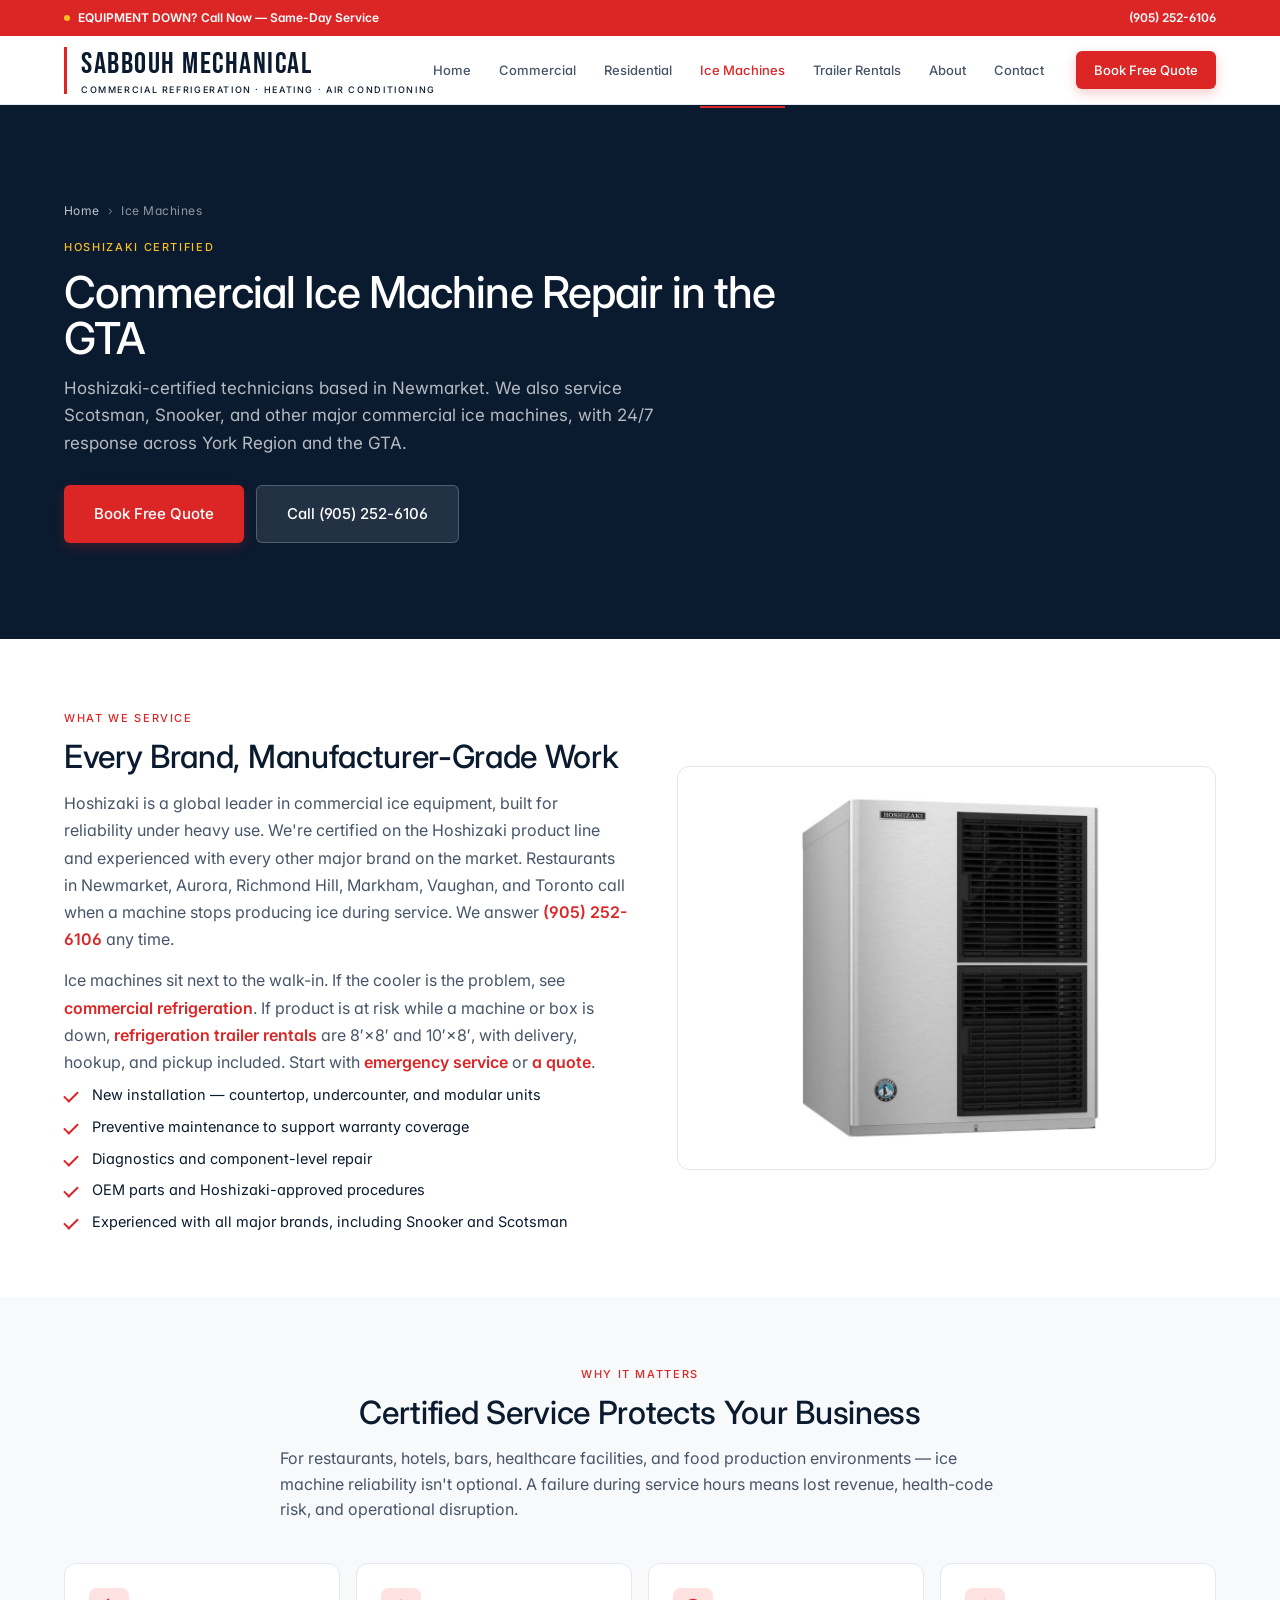
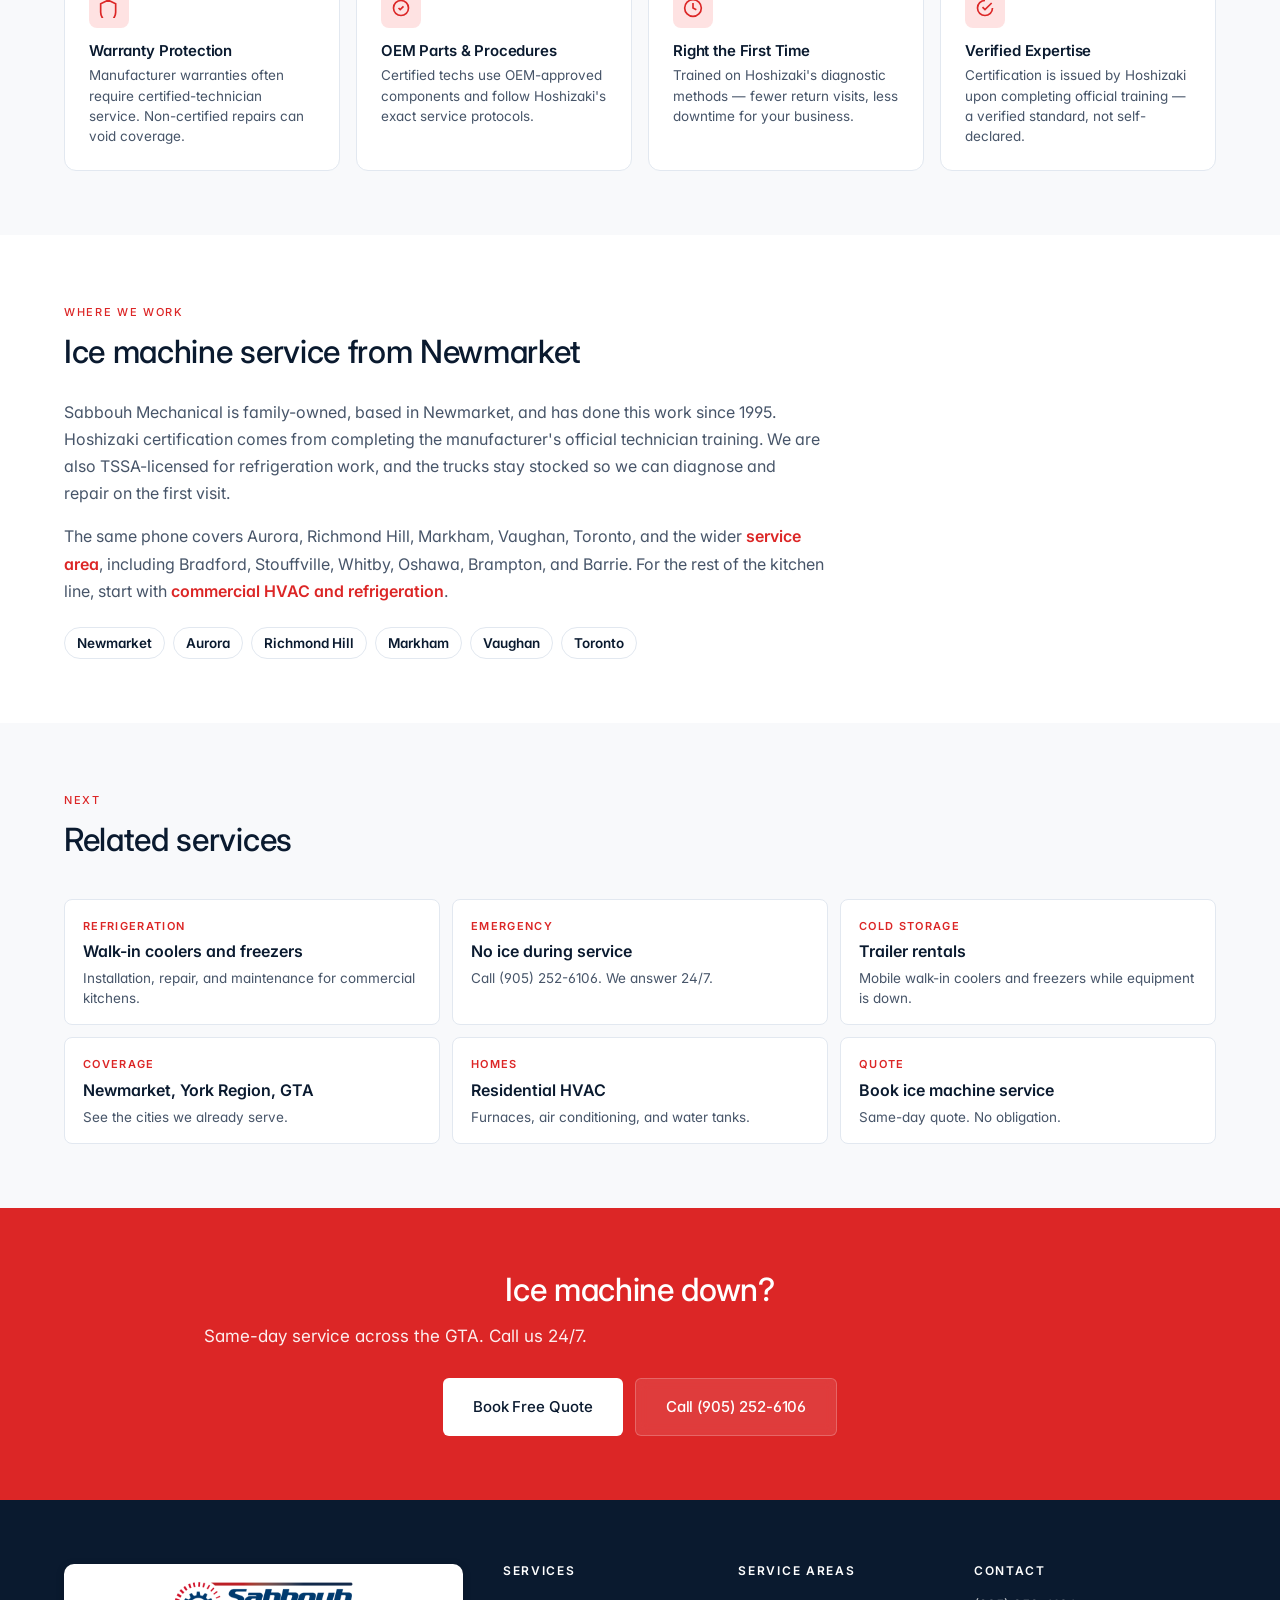
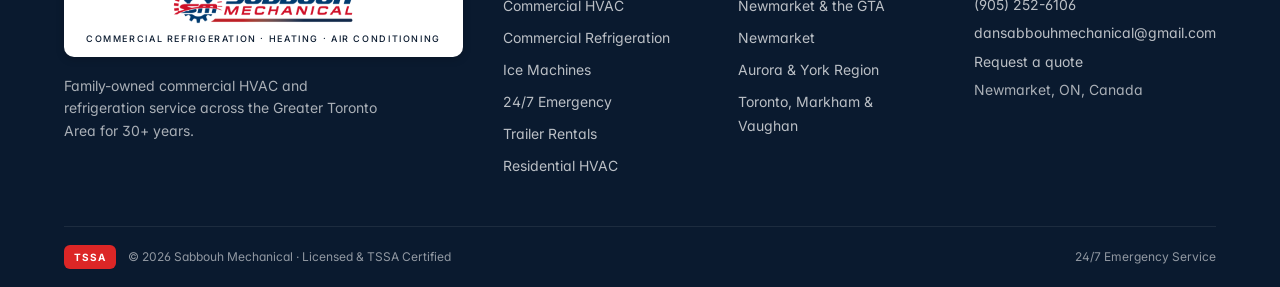
<file: ice-machines.html>
<!DOCTYPE html>
<html lang="en-CA">
<head>
	<title>Commercial Ice Machine Repair in Newmarket &amp; the GTA | Sabbouh</title>
	<meta charset="utf-8" />
	<meta name="viewport" content="width=device-width, initial-scale=1" />
	<meta name="description" content="Hoshizaki-certified ice machine service in Newmarket and the GTA, including Scotsman and Snooker. Same-day repair for restaurants. Call (905) 252-6106." />
	<link rel="canonical" href="https://sabbmechanical.ca/ice-machines.html" />
	<meta name="theme-color" content="#0A1A2F" />
	<link rel="icon" href="images/favicon.svg" type="image/svg+xml" />
	<link rel="icon" href="images/favicon-32.png" sizes="32x32" type="image/png" />
	<link rel="apple-touch-icon" href="images/apple-touch-icon.png" />
	<meta property="og:type" content="website" />
	<meta property="og:title" content="Commercial Ice Machine Repair in Newmarket &amp; the GTA | Sabbouh" />
	<meta property="og:description" content="Hoshizaki-certified ice machine service in Newmarket and the GTA, including Scotsman and Snooker. Same-day repair for restaurants. Call (905) 252-6106." />
	<meta property="og:url" content="https://sabbmechanical.ca/ice-machines.html" />
	<meta property="og:image" content="https://sabbmechanical.ca/images/sabbouhmechanical.png" />
	<meta property="og:image:alt" content="Sabbouh Mechanical" />
	<meta property="og:site_name" content="Sabbouh Mechanical" />
	<meta property="og:locale" content="en_CA" />
	<meta name="twitter:card" content="summary_large_image" />
	<meta name="twitter:title" content="Commercial Ice Machine Repair in Newmarket &amp; the GTA | Sabbouh" />
	<meta name="twitter:description" content="Hoshizaki-certified ice machine service in Newmarket and the GTA, including Scotsman and Snooker. Same-day repair for restaurants. Call (905) 252-6106." />
	<meta name="twitter:image" content="https://sabbmechanical.ca/images/sabbouhmechanical.png" />
	<link rel="preconnect" href="https://fonts.googleapis.com">
	<link rel="preconnect" href="https://fonts.gstatic.com" crossorigin>
	<link href="https://fonts.googleapis.com/css2?family=Bebas+Neue&family=Inter:wght@400;500;600;700&display=swap" rel="stylesheet">
	<link rel="stylesheet" href="assets/css/site.css" />
	<script type="application/ld+json">
	{
	  "@context": "https://schema.org",
	  "@type": "HVACBusiness",
	  "@id": "https://sabbmechanical.ca/#business",
	  "name": "Sabbouh Mechanical",
	  "image": "https://sabbmechanical.ca/images/sabbouhmechanical.png",
	  "logo": "https://sabbmechanical.ca/images/sabbouhmechanical.png",
	  "url": "https://sabbmechanical.ca/",
	  "telephone": "+1-905-252-6106",
	  "email": "dansabbouhmechanical@gmail.com",
	  "foundingDate": "1995",
	  "address": {
	    "@type": "PostalAddress",
	    "addressLocality": "Newmarket",
	    "addressRegion": "ON",
	    "addressCountry": "CA"
	  },
	  "areaServed": {
	    "@type": "AdministrativeArea",
	    "name": "Greater Toronto Area"
	  },
	  "description": "Family-owned commercial refrigeration, HVAC, and ice machine service based in Newmarket and serving York Region and the Greater Toronto Area since 1995."
	}
	</script>
	<script type="application/ld+json">
	{
	  "@context": "https://schema.org",
	  "@type": "Service",
	  "name": "Commercial ice machine service",
	  "serviceType": "Hoshizaki-certified ice machine repair and maintenance",
	  "url": "https://sabbmechanical.ca/ice-machines.html",
	  "provider": {
	    "@id": "https://sabbmechanical.ca/#business"
	  },
	  "areaServed": {
	    "@type": "AdministrativeArea",
	    "name": "Greater Toronto Area"
	  },
	  "description": "Hoshizaki-certified ice machine service in Newmarket and the GTA, including Scotsman and Snooker."
	}
	</script>
	<script type="application/ld+json">
	{
	  "@context": "https://schema.org",
	  "@type": "BreadcrumbList",
	  "itemListElement": [
	    {
	      "@type": "ListItem",
	      "position": 1,
	      "name": "Home",
	      "item": "https://sabbmechanical.ca/"
	    },
	    {
	      "@type": "ListItem",
	      "position": 2,
	      "name": "Ice Machines",
	      "item": "https://sabbmechanical.ca/ice-machines.html"
	    }
	  ]
	}
	</script>
</head>
<body>
	<a class="skip-link" href="#main">Skip to content</a>

	<div class="utility-bar">
		<div class="container utility-bar__inner">
			<span class="utility-bar__left"><a href="emergency-service.html">EQUIPMENT DOWN? Call Now — Same-Day Service</a></span>
			<span class="utility-bar__right"><a href="tel:+19052526106">(905) 252-6106</a></span>
		</div>
	</div>

	<header class="site-header">
		<div class="container site-header__inner">
			<a class="brand-link" href="index.html" aria-label="Sabbouh Mechanical home"><span class="brand-block"><span class="brand-wordmark">Sabbouh Mechanical</span><span class="brand-tagline">Commercial Refrigeration · Heating · Air Conditioning</span></span></a>
			<nav class="primary-nav" aria-label="Primary">
				<a href="index.html">Home</a>
				<a href="commercial.html">Commercial</a>
				<a href="residential.html">Residential</a>
				<a href="ice-machines.html" class="is-current">Ice Machines</a>
				<a href="trailer-rentals.html">Trailer Rentals</a>
				<a href="about.html">About</a>
				<a href="contact.html">Contact</a>
			</nav>
			<button class="btn btn--primary btn--sm header-cta" type="button" data-quote-open>Book Free Quote</button>
			<button class="hamburger-btn" type="button" data-menu-toggle aria-expanded="false" aria-controls="mobile-menu" aria-label="Open menu"><span></span><span></span><span></span></button>
		</div>
	</header>
	<nav class="mobile-menu" id="mobile-menu" data-mobile-nav aria-hidden="true" aria-label="Mobile">
		<div class="mobile-menu__inner">
			<div class="mobile-menu__scroll">
			<a href="index.html" class="mobile-menu__link">Home</a>
			<a href="commercial.html" class="mobile-menu__link">Commercial</a>
			<a href="residential.html" class="mobile-menu__link">Residential</a>
			<a href="ice-machines.html" class="mobile-menu__link is-current">Ice Machines</a>
			<a href="trailer-rentals.html" class="mobile-menu__link">Trailer Rentals</a>
			<a href="about.html" class="mobile-menu__link">About</a>
			<a href="contact.html" class="mobile-menu__link">Contact</a>
			<a href="emergency-service.html" class="mobile-menu__link">24/7 Emergency</a>
			<a href="service-area.html" class="mobile-menu__link">Service Area</a>
			</div>
			<div class="mobile-menu__actions">
			<div class="mobile-menu__divider"></div>
			<a href="tel:+19052526106" class="mobile-menu__phone">
				<span class="mobile-menu__phone-label">Call us</span>
				<span class="mobile-menu__phone-number">(905) 252-6106</span>
			</a>
			<button class="mobile-menu__cta" type="button" data-quote-open>Book Free Quote</button>
			</div>
		</div>
	</nav>
	<div class="mobile-menu-backdrop" data-menu-backdrop aria-hidden="true"></div>

	<main id="main">

	<section class="page-header">
		<div class="container">
			<div class="page-header__breadcrumb"><a href="index.html">Home</a><span>›</span>Ice Machines</div>
			<span class="eyebrow eyebrow--amber">Hoshizaki Certified</span>
			<h1>Commercial Ice Machine Repair in the GTA</h1>
			<p class="page-header__sub">Hoshizaki-certified technicians based in Newmarket. We also service Scotsman, Snooker, and other major commercial ice machines, with 24/7 response across York Region and the GTA.</p>
			<div class="u-flex u-gap-3 u-flex-wrap">
				<button class="btn btn--primary btn--lg" type="button" data-quote-open data-quote-service="Ice Machine Service">Book Free Quote</button>
				<a class="btn btn--ghost btn--lg" href="tel:+19052526106">Call (905) 252-6106</a>
			</div>
		</div>
	</section>

	<section class="section">
		<div class="container">
			<div class="split split--reverse">
				<div class="split__media split__media--contain"><img src="images/hoshizaki-ice-machine-800.jpg" alt="Hoshizaki commercial ice machine" width="800" height="739" loading="lazy" decoding="async" /></div>
				<div class="prose">
					<span class="eyebrow">What We Service</span>
					<h2>Every Brand, Manufacturer-Grade Work</h2>
					<p style="margin-top:14px;font-size:16px;">Hoshizaki is a global leader in commercial ice equipment, built for reliability under heavy use. We're certified on the Hoshizaki product line and experienced with every other major brand on the market. Restaurants in Newmarket, Aurora, Richmond Hill, Markham, Vaughan, and Toronto call when a machine stops producing ice during service. We answer <a href="tel:+19052526106">(905) 252-6106</a> any time.</p>
					<p style="margin-top:14px;font-size:16px;">Ice machines sit next to the walk-in. If the cooler is the problem, see <a href="commercial.html#refrigeration">commercial refrigeration</a>. If product is at risk while a machine or box is down, <a href="trailer-rentals.html">refrigeration trailer rentals</a> are 8&prime;&times;8&prime; and 10&prime;&times;8&prime;, with delivery, hookup, and pickup included. Start with <a href="emergency-service.html">emergency service</a> or <a href="contact.html">a quote</a>.</p>
					<ul class="check-list u-mt-6">
						<li>New installation — countertop, undercounter, and modular units</li>
						<li>Preventive maintenance to support warranty coverage</li>
						<li>Diagnostics and component-level repair</li>
						<li>OEM parts and Hoshizaki-approved procedures</li>
						<li>Experienced with all major brands, including Snooker and Scotsman</li>
					</ul>
				</div>
			</div>
		</div>
	</section>

	<section class="section section--soft">
		<div class="container">
			<div class="section-head section-head--center u-center">
				<span class="eyebrow">Why It Matters</span>
				<h2>Certified Service Protects Your Business</h2>
				<p class="lede">For restaurants, hotels, bars, healthcare facilities, and food production environments — ice machine reliability isn't optional. A failure during service hours means lost revenue, health-code risk, and operational disruption.</p>
			</div>
			<div class="trust-grid">
				<div class="trust-item">
					<span class="trust-item__icon"><svg viewBox="0 0 24 24" fill="none" stroke="currentColor" stroke-width="2"><path d="M12 2L2 7v10c0 5.55 3.84 10.74 9 12 5.16-1.26 9-6.45 9-12V7l-10-5z"/></svg></span>
					<h3 class="trust-item__title">Warranty Protection</h3>
					<p class="trust-item__desc">Manufacturer warranties often require certified-technician service. Non-certified repairs can void coverage.</p>
				</div>
				<div class="trust-item">
					<span class="trust-item__icon"><svg viewBox="0 0 24 24" fill="none" stroke="currentColor" stroke-width="2"><path d="M9 12l2 2 4-4M21 12c0 4.97-4.03 9-9 9s-9-4.03-9-9 4.03-9 9-9 9 4.03 9 9z"/></svg></span>
					<h3 class="trust-item__title">OEM Parts &amp; Procedures</h3>
					<p class="trust-item__desc">Certified techs use OEM-approved components and follow Hoshizaki's exact service protocols.</p>
				</div>
				<div class="trust-item">
					<span class="trust-item__icon"><svg viewBox="0 0 24 24" fill="none" stroke="currentColor" stroke-width="2"><circle cx="12" cy="12" r="10"/><path d="M12 6v6l4 2"/></svg></span>
					<h3 class="trust-item__title">Right the First Time</h3>
					<p class="trust-item__desc">Trained on Hoshizaki's diagnostic methods — fewer return visits, less downtime for your business.</p>
				</div>
				<div class="trust-item">
					<span class="trust-item__icon"><svg viewBox="0 0 24 24" fill="none" stroke="currentColor" stroke-width="2"><path d="M9 11l3 3 8-8M21 12c0 4.97-4.03 9-9 9s-9-4.03-9-9 4.03-9 9-9"/></svg></span>
					<h3 class="trust-item__title">Verified Expertise</h3>
					<p class="trust-item__desc">Certification is issued by Hoshizaki upon completing official training — a verified standard, not self-declared.</p>
				</div>
			</div>
		</div>
	</section>

	<section class="section">
		<div class="container">
			<div class="section-head">
				<span class="eyebrow">Where we work</span>
				<h2>Ice machine service from Newmarket</h2>
			</div>
			<div class="prose">
				<p>Sabbouh Mechanical is family-owned, based in Newmarket, and has done this work since 1995. Hoshizaki certification comes from completing the manufacturer's official technician training. We are also TSSA-licensed for refrigeration work, and the trucks stay stocked so we can diagnose and repair on the first visit.</p>
				<p>The same phone covers Aurora, Richmond Hill, Markham, Vaughan, Toronto, and the wider <a href="service-area.html">service area</a>, including Bradford, Stouffville, Whitby, Oshawa, Brampton, and Barrie. For the rest of the kitchen line, start with <a href="commercial.html">commercial HVAC and refrigeration</a>.</p>
			</div>
			<nav class="city-links" aria-label="Cities for ice machine service">
				<a href="service-area.html#newmarket">Newmarket</a>
				<a href="service-area.html#york-region">Aurora</a>
				<a href="service-area.html#gta">Richmond Hill</a>
				<a href="service-area.html#gta">Markham</a>
				<a href="service-area.html#gta">Vaughan</a>
				<a href="service-area.html#gta">Toronto</a>
			</nav>
		</div>
	</section>

	<section class="section section--soft">
		<div class="container">
			<div class="section-head">
				<span class="eyebrow">Next</span>
				<h2>Related services</h2>
			</div>
			<nav class="related-grid" aria-label="Related services">
				<a class="related-card" href="commercial.html#refrigeration">
					<span class="related-card__kicker">Refrigeration</span>
					<span class="related-card__title">Walk-in coolers and freezers</span>
					<span class="related-card__desc">Installation, repair, and maintenance for commercial kitchens.</span>
				</a>
				<a class="related-card" href="emergency-service.html">
					<span class="related-card__kicker">Emergency</span>
					<span class="related-card__title">No ice during service</span>
					<span class="related-card__desc">Call (905) 252-6106. We answer 24/7.</span>
				</a>
				<a class="related-card" href="trailer-rentals.html">
					<span class="related-card__kicker">Cold storage</span>
					<span class="related-card__title">Trailer rentals</span>
					<span class="related-card__desc">Mobile walk-in coolers and freezers while equipment is down.</span>
				</a>
				<a class="related-card" href="service-area.html">
					<span class="related-card__kicker">Coverage</span>
					<span class="related-card__title">Newmarket, York Region, GTA</span>
					<span class="related-card__desc">See the cities we already serve.</span>
				</a>
				<a class="related-card" href="residential.html">
					<span class="related-card__kicker">Homes</span>
					<span class="related-card__title">Residential HVAC</span>
					<span class="related-card__desc">Furnaces, air conditioning, and water tanks.</span>
				</a>
				<a class="related-card" href="contact.html">
					<span class="related-card__kicker">Quote</span>
					<span class="related-card__title">Book ice machine service</span>
					<span class="related-card__desc">Same-day quote. No obligation.</span>
				</a>
			</nav>
		</div>
	</section>

	<section class="section section--red u-center">
		<div class="container container--narrow">
			<h2 style="margin-bottom:14px;">Ice machine down?</h2>
			<p style="font-size:17px;margin-bottom:28px;">Same-day service across the GTA. Call us 24/7.</p>
			<div class="u-flex u-gap-3 u-justify-center u-flex-wrap">
				<button class="btn btn--white btn--lg" type="button" data-quote-open data-quote-service="Ice Machine Service">Book Free Quote</button>
				<a class="btn btn--ghost btn--lg" href="tel:+19052526106">Call (905) 252-6106</a>
			</div>
		</div>
	</section>

	</main>

	<footer class="site-footer">
		<div class="container">
			<div class="footer-grid">
				<div class="footer-col footer-brand"><span class="logo-card"><span class="logo-with-tagline"><img src="images/logo-sm.png" alt="Sabbouh Mechanical" width="203" height="44" loading="lazy" decoding="async" /><span class="brand-tagline">Commercial Refrigeration · Heating · Air Conditioning</span></span></span><p>Family-owned commercial HVAC and refrigeration service across the Greater Toronto Area for 30+ years.</p></div>
				<div class="footer-col"><h4>Services</h4><ul><li><a href="commercial.html">Commercial HVAC</a></li><li><a href="commercial.html#refrigeration">Commercial Refrigeration</a></li><li><a href="ice-machines.html">Ice Machines</a></li><li><a href="emergency-service.html">24/7 Emergency</a></li><li><a href="trailer-rentals.html">Trailer Rentals</a></li><li><a href="residential.html">Residential HVAC</a></li></ul></div>
				<div class="footer-col"><h4>Service Areas</h4><ul><li><a href="service-area.html">Newmarket &amp; the GTA</a></li><li><a href="service-area.html#newmarket">Newmarket</a></li><li><a href="service-area.html#york-region">Aurora &amp; York Region</a></li><li><a href="service-area.html#gta">Toronto, Markham &amp; Vaughan</a></li></ul></div>
				<div class="footer-col"><h4>Contact</h4><div class="footer-contact-row"><a href="tel:+19052526106">(905) 252-6106</a></div><div class="footer-contact-row"><a href="mailto:dansabbouhmechanical@gmail.com">dansabbouhmechanical@gmail.com</a></div><div class="footer-contact-row"><a href="contact.html">Request a quote</a></div><div class="footer-contact-row" style="color:rgba(255,255,255,0.65);">Newmarket, ON, Canada</div></div>
			</div>
			<div class="footer-bottom"><span class="badge">TSSA</span><span>© <span data-year>2026</span> Sabbouh Mechanical · Licensed &amp; TSSA Certified</span><span class="spacer"></span><span>24/7 Emergency Service</span></div>
		</div>
	</footer>

	<div class="quote-modal" id="quoteModal" role="dialog" aria-modal="true" aria-labelledby="quoteModalTitle" hidden>
		<div class="quote-modal__backdrop" data-quote-close></div>
		<div class="quote-modal__panel" data-quote-scope>
			<button type="button" class="quote-modal__close" aria-label="Close quote form" data-quote-close>×</button>
			<div data-quote-form-wrap>
				<h2 id="quoteModalTitle">Get a Free Quote</h2>
				<p class="quote-modal__sub">Tell us what you need — we'll call you back the same day with honest pricing.</p>
				<form action="https://formspree.io/f/mjglywbk" method="POST" data-quote-form>
					<input type="hidden" name="_subject" value="New Quote Request — Sabbouh Mechanical Website" />
					<div class="hp-field" aria-hidden="true"><label for="qGotcha">Leave this empty</label><input id="qGotcha" type="text" name="_gotcha" tabindex="-1" autocomplete="off" /></div>
					<div class="field"><label for="qName">Your Name</label><input id="qName" name="name" type="text" placeholder="John Smith" required autocomplete="name" /></div>
					<div class="field"><label for="qPhone">Phone Number</label><input id="qPhone" name="phone" type="tel" placeholder="(905) 555-0123" required autocomplete="tel" inputmode="tel" minlength="7" /></div>
					<div class="field"><label for="qEmail">Email <span class="field__optional">(optional)</span></label><input id="qEmail" name="email" type="email" placeholder="you@business.com" autocomplete="email" /></div>
					<div class="field"><label for="qService">What do you need help with?</label><select id="qService" name="service" required><option value="" disabled selected>Select a service</option><option>Commercial Refrigeration</option><option>Commercial HVAC</option><option>Residential HVAC</option><option>Ice Machine Service</option><option>Refrigeration Trailer Rental</option><option>Emergency Repair</option><option>Other</option></select></div>
					<div class="field"><label for="qDesc">Brief Description <span class="field__optional">(optional)</span></label><textarea id="qDesc" name="message" rows="3" placeholder="What's going on? Equipment type, location, how urgent?"></textarea></div>
					<button type="submit" class="quote-submit" data-quote-submit><span class="quote-submit__label">Request My Quote</span><span class="quote-submit__spinner" aria-hidden="true"></span></button>
					<p class="quote-error" data-quote-error role="alert" hidden>Something went wrong. Please call us at <a href="tel:+19052526106">(905) 252-6106</a> or email <a href="mailto:dansabbouhmechanical@gmail.com">dansabbouhmechanical@gmail.com</a></p>
					<p class="quote-trust">30+ years serving the GTA · Same-day response · No obligation</p>
				</form>
			</div>
			<div class="quote-success" data-quote-success role="status" hidden>
				<div class="quote-success__check" aria-hidden="true">✓</div>
				<h2 class="quote-success__title">Got it — thanks!</h2>
				<p>We'll call you back within the hour during business hours, or first thing the next morning.</p>
				<p>Need it urgently? Call us at <a href="tel:+19052526106" style="color:var(--brand-red);font-weight:600;">(905) 252-6106</a></p>
			</div>
		</div>
	</div>

	<div class="mobile-cta-bar" aria-label="Quick contact">
		<a class="btn btn--navy" href="tel:+19052526106">Call Now</a>
		<button class="btn btn--primary" type="button" data-quote-open>Free Quote</button>
	</div>

	<script src="assets/js/site.js" defer></script>
	<script src="assets/js/quote-modal.js" defer></script>
</body>
</html>
</file>
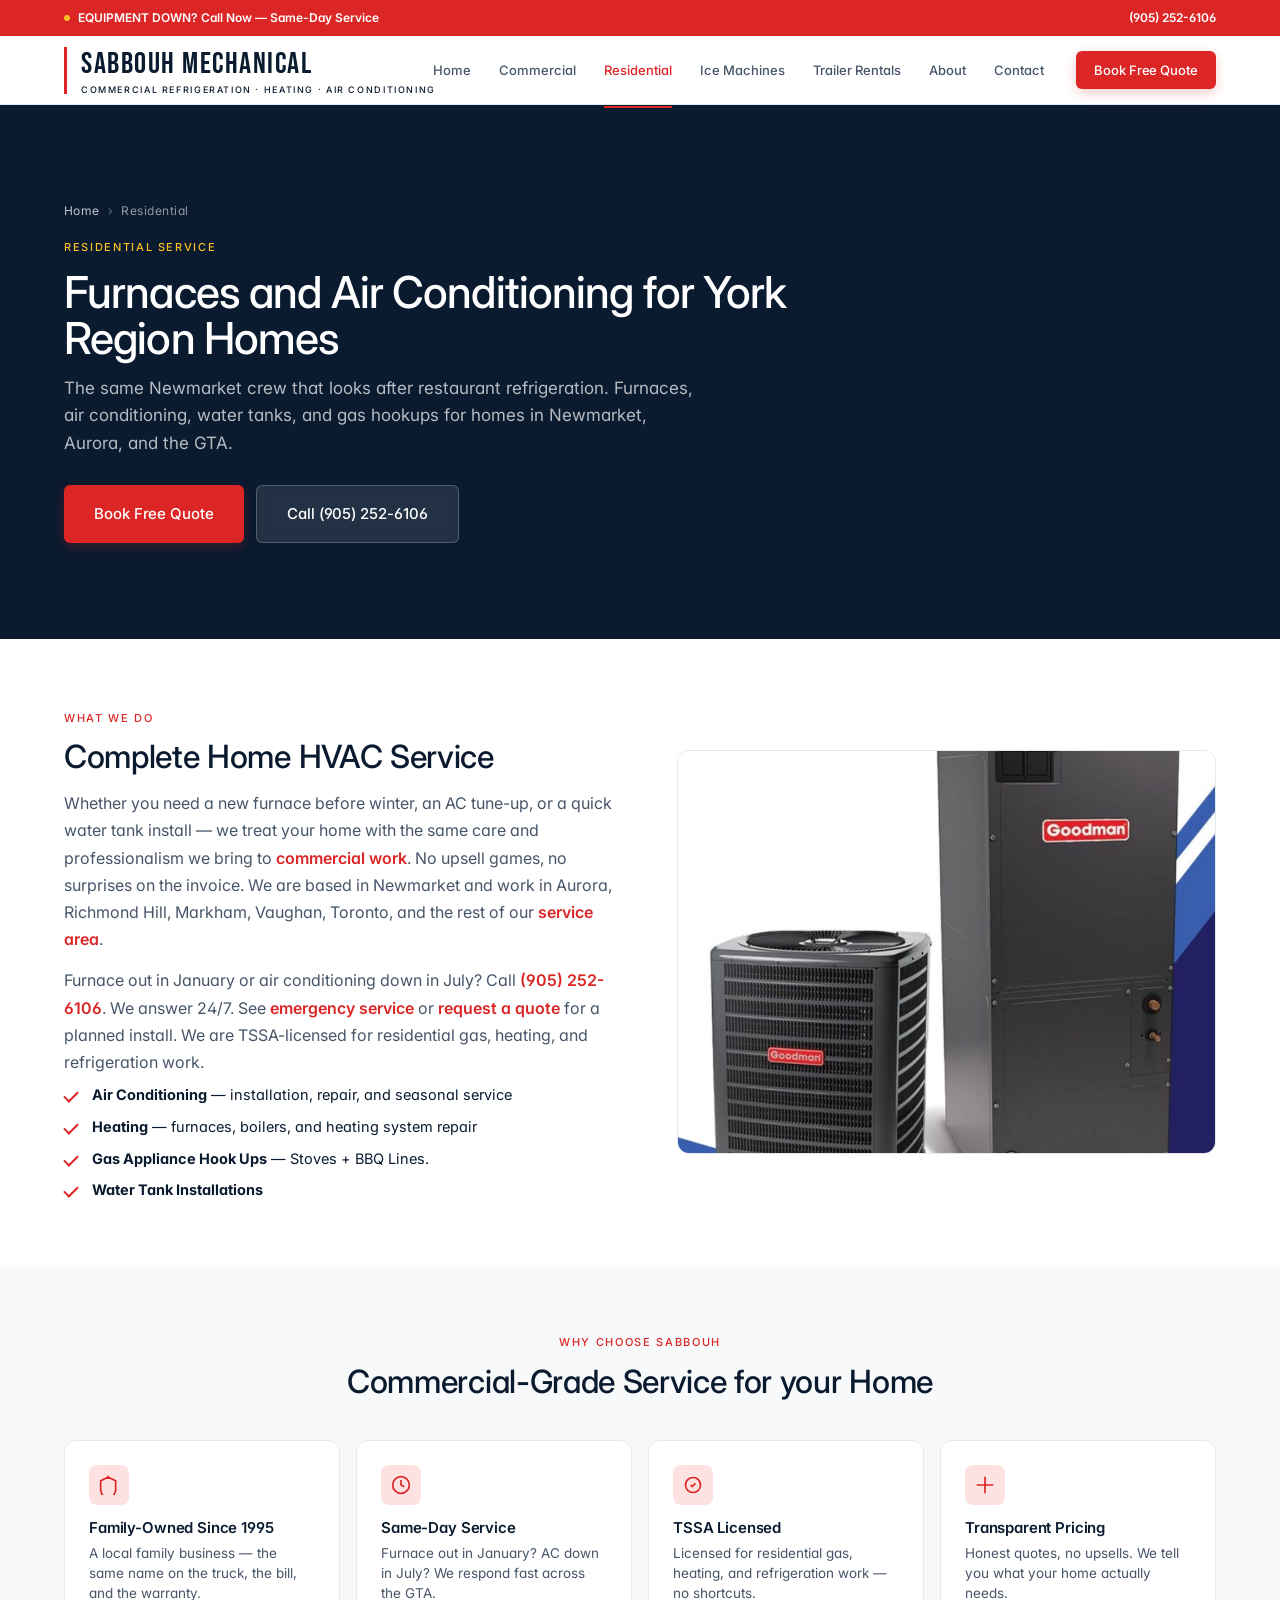
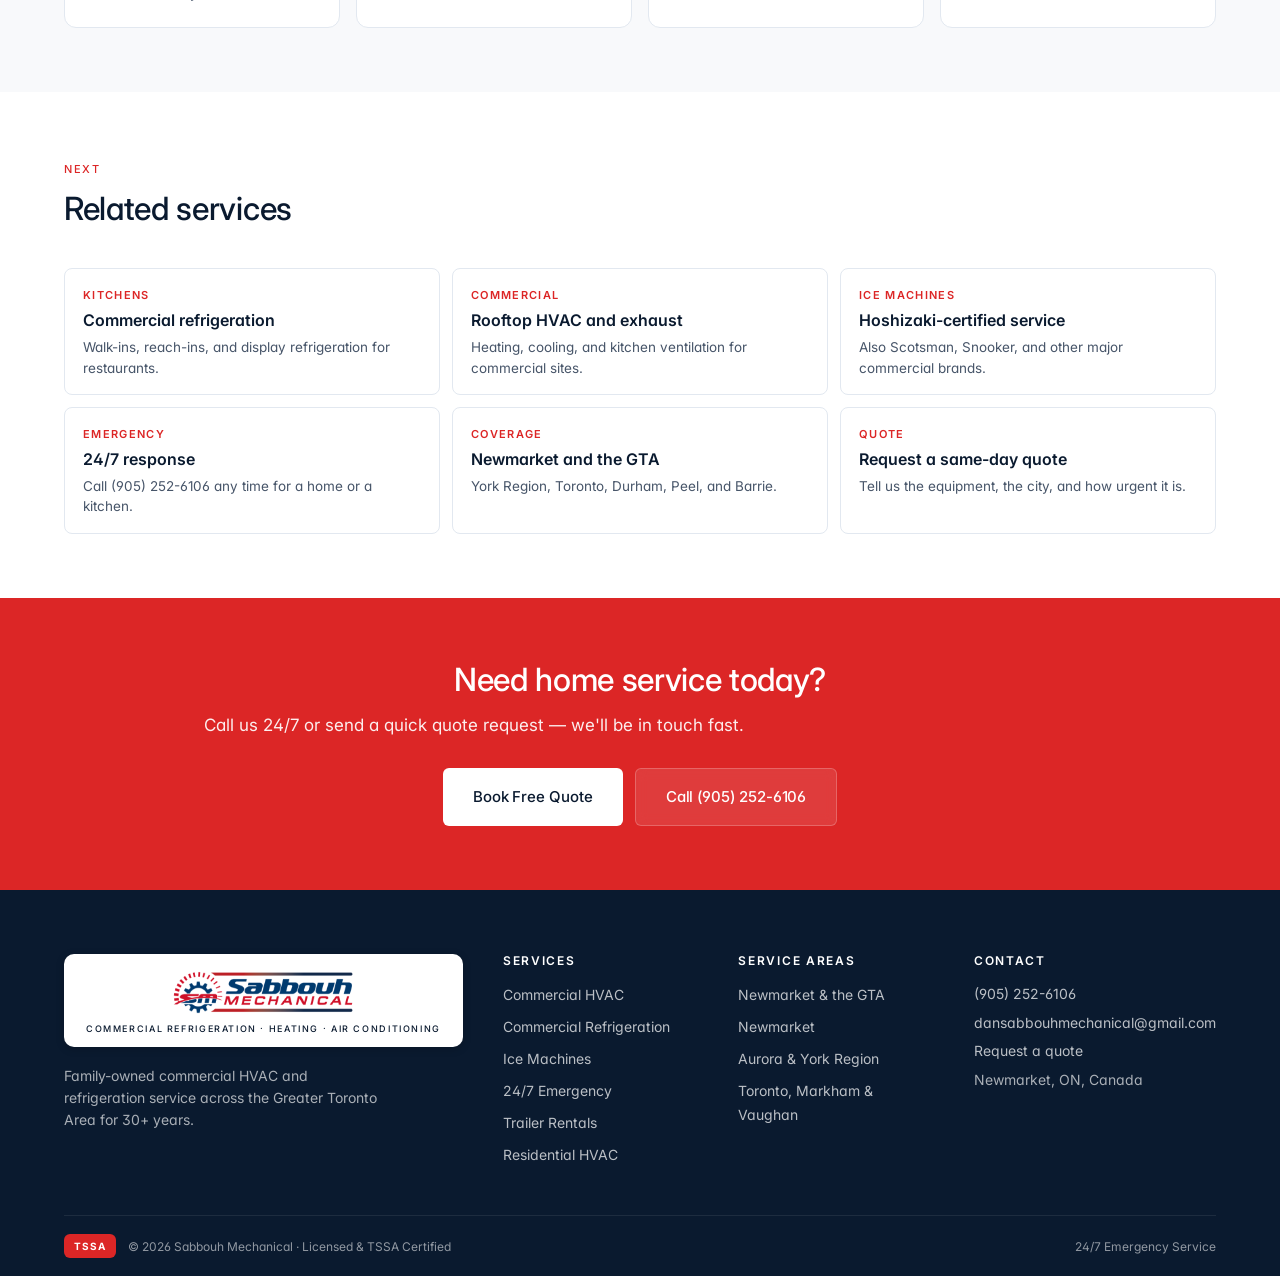
<file: residential.html>
<!DOCTYPE html>
<html lang="en-CA">
<head>
	<title>Residential HVAC in Newmarket &amp; York Region | Sabbouh Mechanical</title>
	<meta charset="utf-8" />
	<meta name="viewport" content="width=device-width, initial-scale=1" />
	<meta name="description" content="Furnace, air conditioning, water heater, and gas hookup service for homes in Newmarket, Aurora, and the GTA. Same crew as our commercial work. Call (905) 252-6106." />
	<link rel="canonical" href="https://sabbmechanical.ca/residential.html" />
	<meta name="theme-color" content="#0A1A2F" />
	<link rel="icon" href="images/favicon.svg" type="image/svg+xml" />
	<link rel="icon" href="images/favicon-32.png" sizes="32x32" type="image/png" />
	<link rel="apple-touch-icon" href="images/apple-touch-icon.png" />
	<meta property="og:type" content="website" />
	<meta property="og:title" content="Residential HVAC in Newmarket &amp; York Region | Sabbouh Mechanical" />
	<meta property="og:description" content="Furnace, air conditioning, water heater, and gas hookup service for homes in Newmarket, Aurora, and the GTA. Same crew as our commercial work. Call (905) 252-6106." />
	<meta property="og:url" content="https://sabbmechanical.ca/residential.html" />
	<meta property="og:image" content="https://sabbmechanical.ca/images/sabbouhmechanical.png" />
	<meta property="og:image:alt" content="Sabbouh Mechanical" />
	<meta property="og:site_name" content="Sabbouh Mechanical" />
	<meta property="og:locale" content="en_CA" />
	<meta name="twitter:card" content="summary_large_image" />
	<meta name="twitter:title" content="Residential HVAC in Newmarket &amp; York Region | Sabbouh Mechanical" />
	<meta name="twitter:description" content="Furnace, air conditioning, water heater, and gas hookup service for homes in Newmarket, Aurora, and the GTA. Same crew as our commercial work. Call (905) 252-6106." />
	<meta name="twitter:image" content="https://sabbmechanical.ca/images/sabbouhmechanical.png" />
	<link rel="preconnect" href="https://fonts.googleapis.com">
	<link rel="preconnect" href="https://fonts.gstatic.com" crossorigin>
	<link href="https://fonts.googleapis.com/css2?family=Bebas+Neue&family=Inter:wght@400;500;600;700&display=swap" rel="stylesheet">
	<link rel="stylesheet" href="assets/css/site.css" />
	<script type="application/ld+json">
	{
	  "@context": "https://schema.org",
	  "@type": "HVACBusiness",
	  "@id": "https://sabbmechanical.ca/#business",
	  "name": "Sabbouh Mechanical",
	  "image": "https://sabbmechanical.ca/images/sabbouhmechanical.png",
	  "logo": "https://sabbmechanical.ca/images/sabbouhmechanical.png",
	  "url": "https://sabbmechanical.ca/",
	  "telephone": "+1-905-252-6106",
	  "email": "dansabbouhmechanical@gmail.com",
	  "foundingDate": "1995",
	  "address": {
	    "@type": "PostalAddress",
	    "addressLocality": "Newmarket",
	    "addressRegion": "ON",
	    "addressCountry": "CA"
	  },
	  "areaServed": {
	    "@type": "AdministrativeArea",
	    "name": "Greater Toronto Area"
	  },
	  "description": "Family-owned commercial refrigeration, HVAC, and ice machine service based in Newmarket and serving York Region and the Greater Toronto Area since 1995."
	}
	</script>
	<script type="application/ld+json">
	{
	  "@context": "https://schema.org",
	  "@type": "Service",
	  "name": "Residential HVAC service",
	  "serviceType": "Residential furnace, air conditioning, water heater, and gas hookup service",
	  "url": "https://sabbmechanical.ca/residential.html",
	  "provider": {
	    "@id": "https://sabbmechanical.ca/#business"
	  },
	  "areaServed": {
	    "@type": "AdministrativeArea",
	    "name": "Greater Toronto Area"
	  },
	  "description": "Furnace, air conditioning, water tank, and gas appliance hookup service for homes in Newmarket, York Region, and the GTA."
	}
	</script>
	<script type="application/ld+json">
	{
	  "@context": "https://schema.org",
	  "@type": "BreadcrumbList",
	  "itemListElement": [
	    {
	      "@type": "ListItem",
	      "position": 1,
	      "name": "Home",
	      "item": "https://sabbmechanical.ca/"
	    },
	    {
	      "@type": "ListItem",
	      "position": 2,
	      "name": "Residential",
	      "item": "https://sabbmechanical.ca/residential.html"
	    }
	  ]
	}
	</script>
</head>
<body>
	<a class="skip-link" href="#main">Skip to content</a>

	<div class="utility-bar">
		<div class="container utility-bar__inner">
			<span class="utility-bar__left"><a href="emergency-service.html">EQUIPMENT DOWN? Call Now — Same-Day Service</a></span>
			<span class="utility-bar__right"><a href="tel:+19052526106">(905) 252-6106</a></span>
		</div>
	</div>

	<header class="site-header">
		<div class="container site-header__inner">
			<a class="brand-link" href="index.html" aria-label="Sabbouh Mechanical home"><span class="brand-block"><span class="brand-wordmark">Sabbouh Mechanical</span><span class="brand-tagline">Commercial Refrigeration · Heating · Air Conditioning</span></span></a>
			<nav class="primary-nav" aria-label="Primary">
				<a href="index.html">Home</a>
				<a href="commercial.html">Commercial</a>
				<a href="residential.html" class="is-current">Residential</a>
				<a href="ice-machines.html">Ice Machines</a>
				<a href="trailer-rentals.html">Trailer Rentals</a>
				<a href="about.html">About</a>
				<a href="contact.html">Contact</a>
			</nav>
			<button class="btn btn--primary btn--sm header-cta" type="button" data-quote-open>Book Free Quote</button>
			<button class="hamburger-btn" type="button" data-menu-toggle aria-expanded="false" aria-controls="mobile-menu" aria-label="Open menu"><span></span><span></span><span></span></button>
		</div>
	</header>
	<nav class="mobile-menu" id="mobile-menu" data-mobile-nav aria-hidden="true" aria-label="Mobile">
		<div class="mobile-menu__inner">
			<div class="mobile-menu__scroll">
			<a href="index.html" class="mobile-menu__link">Home</a>
			<a href="commercial.html" class="mobile-menu__link">Commercial</a>
			<a href="residential.html" class="mobile-menu__link is-current">Residential</a>
			<a href="ice-machines.html" class="mobile-menu__link">Ice Machines</a>
			<a href="trailer-rentals.html" class="mobile-menu__link">Trailer Rentals</a>
			<a href="about.html" class="mobile-menu__link">About</a>
			<a href="contact.html" class="mobile-menu__link">Contact</a>
			<a href="emergency-service.html" class="mobile-menu__link">24/7 Emergency</a>
			<a href="service-area.html" class="mobile-menu__link">Service Area</a>
			</div>
			<div class="mobile-menu__actions">
			<div class="mobile-menu__divider"></div>
			<a href="tel:+19052526106" class="mobile-menu__phone">
				<span class="mobile-menu__phone-label">Call us</span>
				<span class="mobile-menu__phone-number">(905) 252-6106</span>
			</a>
			<button class="mobile-menu__cta" type="button" data-quote-open>Book Free Quote</button>
			</div>
		</div>
	</nav>
	<div class="mobile-menu-backdrop" data-menu-backdrop aria-hidden="true"></div>

	<main id="main">

	<section class="page-header">
		<div class="container">
			<div class="page-header__breadcrumb"><a href="index.html">Home</a><span>›</span>Residential</div>
			<span class="eyebrow eyebrow--amber">Residential Service</span>
			<h1>Furnaces and Air Conditioning for York Region Homes</h1>
			<p class="page-header__sub">The same Newmarket crew that looks after restaurant refrigeration. Furnaces, air conditioning, water tanks, and gas hookups for homes in Newmarket, Aurora, and the GTA.</p>
			<div class="u-flex u-gap-3 u-flex-wrap">
				<button class="btn btn--primary btn--lg" type="button" data-quote-open data-quote-service="Residential HVAC">Book Free Quote</button>
				<a class="btn btn--ghost btn--lg" href="tel:+19052526106">Call (905) 252-6106</a>
			</div>
		</div>
	</section>

	<section class="section">
		<div class="container">
			<div class="split">
				<div class="prose">
					<span class="eyebrow">What We Do</span>
					<h2>Complete Home HVAC Service</h2>
					<p style="margin-top:14px;font-size:16px;">Whether you need a new furnace before winter, an AC tune-up, or a quick water tank install — we treat your home with the same care and professionalism we bring to <a href="commercial.html">commercial work</a>. No upsell games, no surprises on the invoice. We are based in Newmarket and work in Aurora, Richmond Hill, Markham, Vaughan, Toronto, and the rest of our <a href="service-area.html">service area</a>.</p>
					<p style="margin-top:14px;font-size:16px;">Furnace out in January or air conditioning down in July? Call <a href="tel:+19052526106">(905) 252-6106</a>. We answer 24/7. See <a href="emergency-service.html">emergency service</a> or <a href="contact.html">request a quote</a> for a planned install. We are TSSA-licensed for residential gas, heating, and refrigeration work.</p>
					<ul class="check-list u-mt-6">
						<li><strong>Air Conditioning</strong> — installation, repair, and seasonal service</li>
						<li><strong>Heating</strong> — furnaces, boilers, and heating system repair</li>
						<li><strong>Gas Appliance Hook Ups</strong> — Stoves + BBQ Lines.</li>
						<li><strong>Water Tank Installations</strong></li>
					</ul>
				</div>
				<div class="split__media"><img src="images/residential-ac.jpg" alt="Residential air conditioner and air handler" width="928" height="926" loading="lazy" decoding="async" /></div>
			</div>
		</div>
	</section>

	<section class="section section--soft">
		<div class="container">
			<div class="section-head section-head--center u-center">
				<span class="eyebrow">Why Choose Sabbouh</span>
				<h2>Commercial-Grade Service for your Home</h2>
			</div>
			<div class="trust-grid">
				<div class="trust-item">
					<span class="trust-item__icon"><svg viewBox="0 0 24 24" fill="none" stroke="currentColor" stroke-width="2"><path d="M12 2L2 7v10c0 5.55 3.84 10.74 9 12 5.16-1.26 9-6.45 9-12V7l-10-5z"/></svg></span>
					<h3 class="trust-item__title">Family-Owned Since 1995</h3>
					<p class="trust-item__desc">A local family business — the same name on the truck, the bill, and the warranty.</p>
				</div>
				<div class="trust-item">
					<span class="trust-item__icon"><svg viewBox="0 0 24 24" fill="none" stroke="currentColor" stroke-width="2"><circle cx="12" cy="12" r="10"/><path d="M12 6v6l4 2"/></svg></span>
					<h3 class="trust-item__title">Same-Day Service</h3>
					<p class="trust-item__desc">Furnace out in January? AC down in July? We respond fast across the GTA.</p>
				</div>
				<div class="trust-item">
					<span class="trust-item__icon"><svg viewBox="0 0 24 24" fill="none" stroke="currentColor" stroke-width="2"><path d="M9 12l2 2 4-4M21 12c0 4.97-4.03 9-9 9s-9-4.03-9-9 4.03-9 9-9 9 4.03 9 9z"/></svg></span>
					<h3 class="trust-item__title">TSSA Licensed</h3>
					<p class="trust-item__desc">Licensed for residential gas, heating, and refrigeration work — no shortcuts.</p>
				</div>
				<div class="trust-item">
					<span class="trust-item__icon"><svg viewBox="0 0 24 24" fill="none" stroke="currentColor" stroke-width="2"><path d="M12 2v20M2 12h20"/></svg></span>
					<h3 class="trust-item__title">Transparent Pricing</h3>
					<p class="trust-item__desc">Honest quotes, no upsells. We tell you what your home actually needs.</p>
				</div>
			</div>
		</div>
	</section>

	<section class="section">
		<div class="container">
			<div class="section-head">
				<span class="eyebrow">Next</span>
				<h2>Related services</h2>
			</div>
			<nav class="related-grid" aria-label="Related services">
				<a class="related-card" href="commercial.html#refrigeration">
					<span class="related-card__kicker">Kitchens</span>
					<span class="related-card__title">Commercial refrigeration</span>
					<span class="related-card__desc">Walk-ins, reach-ins, and display refrigeration for restaurants.</span>
				</a>
				<a class="related-card" href="commercial.html#hvac">
					<span class="related-card__kicker">Commercial</span>
					<span class="related-card__title">Rooftop HVAC and exhaust</span>
					<span class="related-card__desc">Heating, cooling, and kitchen ventilation for commercial sites.</span>
				</a>
				<a class="related-card" href="ice-machines.html">
					<span class="related-card__kicker">Ice machines</span>
					<span class="related-card__title">Hoshizaki-certified service</span>
					<span class="related-card__desc">Also Scotsman, Snooker, and other major commercial brands.</span>
				</a>
				<a class="related-card" href="emergency-service.html">
					<span class="related-card__kicker">Emergency</span>
					<span class="related-card__title">24/7 response</span>
					<span class="related-card__desc">Call (905) 252-6106 any time for a home or a kitchen.</span>
				</a>
				<a class="related-card" href="service-area.html">
					<span class="related-card__kicker">Coverage</span>
					<span class="related-card__title">Newmarket and the GTA</span>
					<span class="related-card__desc">York Region, Toronto, Durham, Peel, and Barrie.</span>
				</a>
				<a class="related-card" href="contact.html">
					<span class="related-card__kicker">Quote</span>
					<span class="related-card__title">Request a same-day quote</span>
					<span class="related-card__desc">Tell us the equipment, the city, and how urgent it is.</span>
				</a>
			</nav>
		</div>
	</section>

	<section class="section section--red u-center">
		<div class="container container--narrow">
			<h2 style="margin-bottom:14px;">Need home service today?</h2>
			<p style="font-size:17px;margin-bottom:28px;">Call us 24/7 or send a quick quote request — we'll be in touch fast.</p>
			<div class="u-flex u-gap-3 u-justify-center u-flex-wrap">
				<button class="btn btn--white btn--lg" type="button" data-quote-open data-quote-service="Residential HVAC">Book Free Quote</button>
				<a class="btn btn--ghost btn--lg" href="tel:+19052526106">Call (905) 252-6106</a>
			</div>
		</div>
	</section>

	</main>

	<footer class="site-footer">
		<div class="container">
			<div class="footer-grid">
				<div class="footer-col footer-brand"><span class="logo-card"><span class="logo-with-tagline"><img src="images/logo-sm.png" alt="Sabbouh Mechanical" width="203" height="44" loading="lazy" decoding="async" /><span class="brand-tagline">Commercial Refrigeration · Heating · Air Conditioning</span></span></span><p>Family-owned commercial HVAC and refrigeration service across the Greater Toronto Area for 30+ years.</p></div>
				<div class="footer-col"><h4>Services</h4><ul><li><a href="commercial.html">Commercial HVAC</a></li><li><a href="commercial.html#refrigeration">Commercial Refrigeration</a></li><li><a href="ice-machines.html">Ice Machines</a></li><li><a href="emergency-service.html">24/7 Emergency</a></li><li><a href="trailer-rentals.html">Trailer Rentals</a></li><li><a href="residential.html">Residential HVAC</a></li></ul></div>
				<div class="footer-col"><h4>Service Areas</h4><ul><li><a href="service-area.html">Newmarket &amp; the GTA</a></li><li><a href="service-area.html#newmarket">Newmarket</a></li><li><a href="service-area.html#york-region">Aurora &amp; York Region</a></li><li><a href="service-area.html#gta">Toronto, Markham &amp; Vaughan</a></li></ul></div>
				<div class="footer-col"><h4>Contact</h4><div class="footer-contact-row"><a href="tel:+19052526106">(905) 252-6106</a></div><div class="footer-contact-row"><a href="mailto:dansabbouhmechanical@gmail.com">dansabbouhmechanical@gmail.com</a></div><div class="footer-contact-row"><a href="contact.html">Request a quote</a></div><div class="footer-contact-row" style="color:rgba(255,255,255,0.65);">Newmarket, ON, Canada</div></div>
			</div>
			<div class="footer-bottom"><span class="badge">TSSA</span><span>© <span data-year>2026</span> Sabbouh Mechanical · Licensed &amp; TSSA Certified</span><span class="spacer"></span><span>24/7 Emergency Service</span></div>
		</div>
	</footer>

	<div class="quote-modal" id="quoteModal" role="dialog" aria-modal="true" aria-labelledby="quoteModalTitle" hidden>
		<div class="quote-modal__backdrop" data-quote-close></div>
		<div class="quote-modal__panel" data-quote-scope>
			<button type="button" class="quote-modal__close" aria-label="Close quote form" data-quote-close>×</button>
			<div data-quote-form-wrap>
				<h2 id="quoteModalTitle">Get a Free Quote</h2>
				<p class="quote-modal__sub">Tell us what you need — we'll call you back the same day with honest pricing.</p>
				<form action="https://formspree.io/f/mjglywbk" method="POST" data-quote-form>
					<input type="hidden" name="_subject" value="New Quote Request — Sabbouh Mechanical Website" />
					<div class="hp-field" aria-hidden="true"><label for="qGotcha">Leave this empty</label><input id="qGotcha" type="text" name="_gotcha" tabindex="-1" autocomplete="off" /></div>
					<div class="field"><label for="qName">Your Name</label><input id="qName" name="name" type="text" placeholder="John Smith" required autocomplete="name" /></div>
					<div class="field"><label for="qPhone">Phone Number</label><input id="qPhone" name="phone" type="tel" placeholder="(905) 555-0123" required autocomplete="tel" inputmode="tel" minlength="7" /></div>
					<div class="field"><label for="qEmail">Email <span class="field__optional">(optional)</span></label><input id="qEmail" name="email" type="email" placeholder="you@business.com" autocomplete="email" /></div>
					<div class="field"><label for="qService">What do you need help with?</label><select id="qService" name="service" required><option value="" disabled selected>Select a service</option><option>Commercial Refrigeration</option><option>Commercial HVAC</option><option>Residential HVAC</option><option>Ice Machine Service</option><option>Refrigeration Trailer Rental</option><option>Emergency Repair</option><option>Other</option></select></div>
					<div class="field"><label for="qDesc">Brief Description <span class="field__optional">(optional)</span></label><textarea id="qDesc" name="message" rows="3" placeholder="What's going on? Equipment type, location, how urgent?"></textarea></div>
					<button type="submit" class="quote-submit" data-quote-submit><span class="quote-submit__label">Request My Quote</span><span class="quote-submit__spinner" aria-hidden="true"></span></button>
					<p class="quote-error" data-quote-error role="alert" hidden>Something went wrong. Please call us at <a href="tel:+19052526106">(905) 252-6106</a> or email <a href="mailto:dansabbouhmechanical@gmail.com">dansabbouhmechanical@gmail.com</a></p>
					<p class="quote-trust">30+ years serving the GTA · Same-day response · No obligation</p>
				</form>
			</div>
			<div class="quote-success" data-quote-success role="status" hidden>
				<div class="quote-success__check" aria-hidden="true">✓</div>
				<h2 class="quote-success__title">Got it — thanks!</h2>
				<p>We'll call you back within the hour during business hours, or first thing the next morning.</p>
				<p>Need it urgently? Call us at <a href="tel:+19052526106" style="color:var(--brand-red);font-weight:600;">(905) 252-6106</a></p>
			</div>
		</div>
	</div>

	<div class="mobile-cta-bar" aria-label="Quick contact">
		<a class="btn btn--navy" href="tel:+19052526106">Call Now</a>
		<button class="btn btn--primary" type="button" data-quote-open>Free Quote</button>
	</div>

	<script src="assets/js/site.js" defer></script>
	<script src="assets/js/quote-modal.js" defer></script>
</body>
</html>
</file>
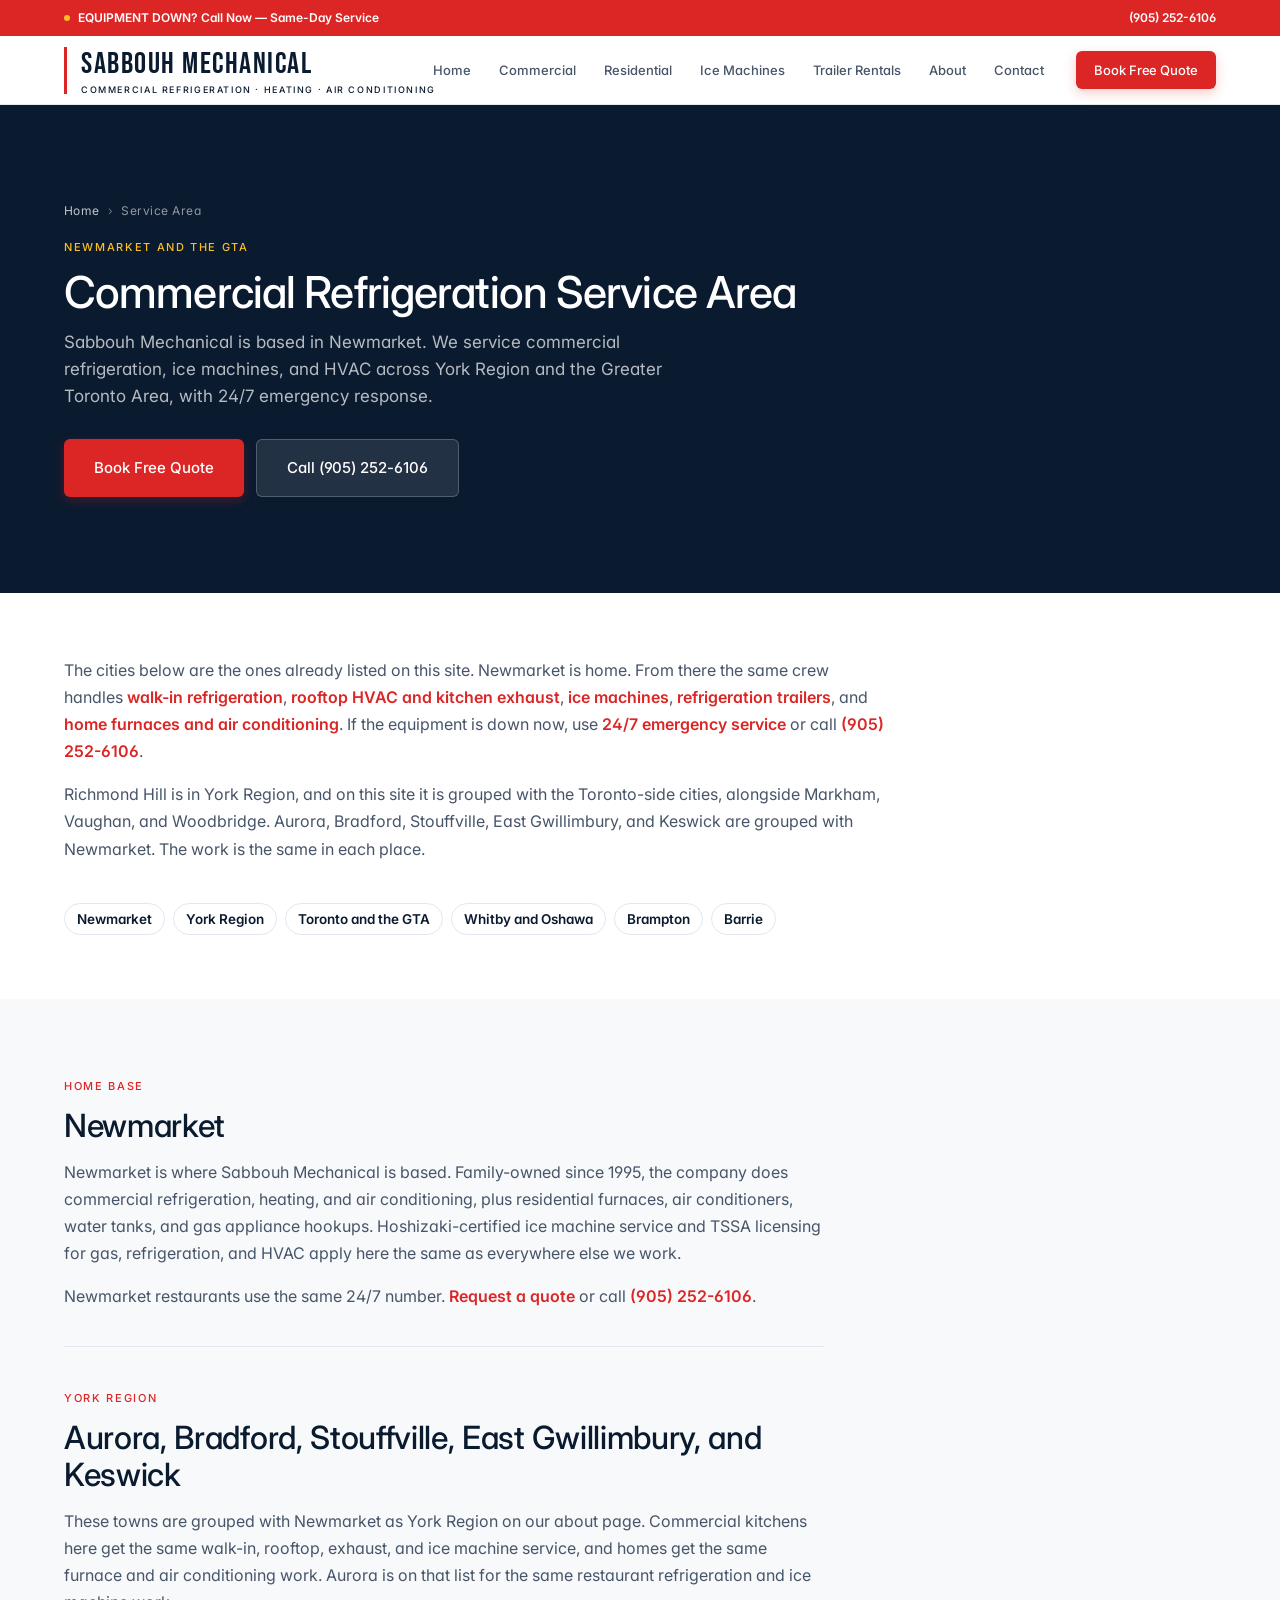
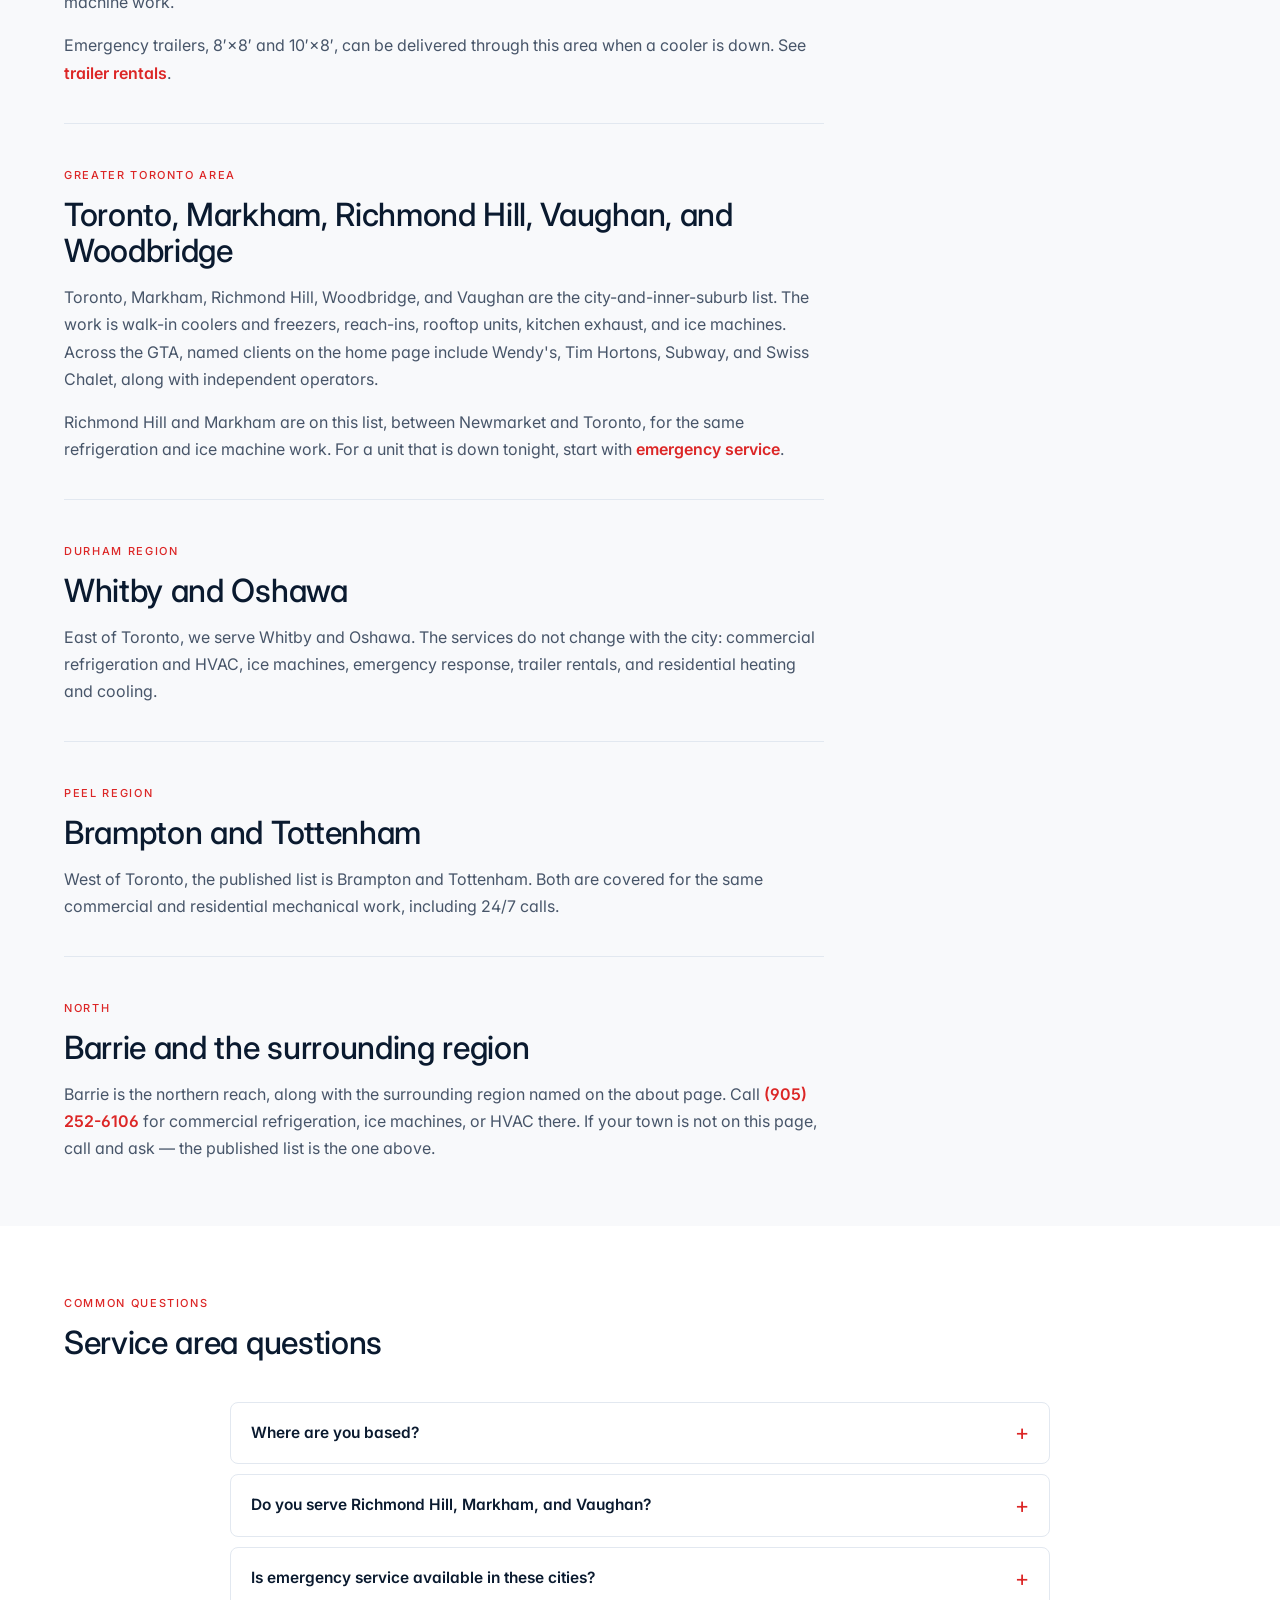
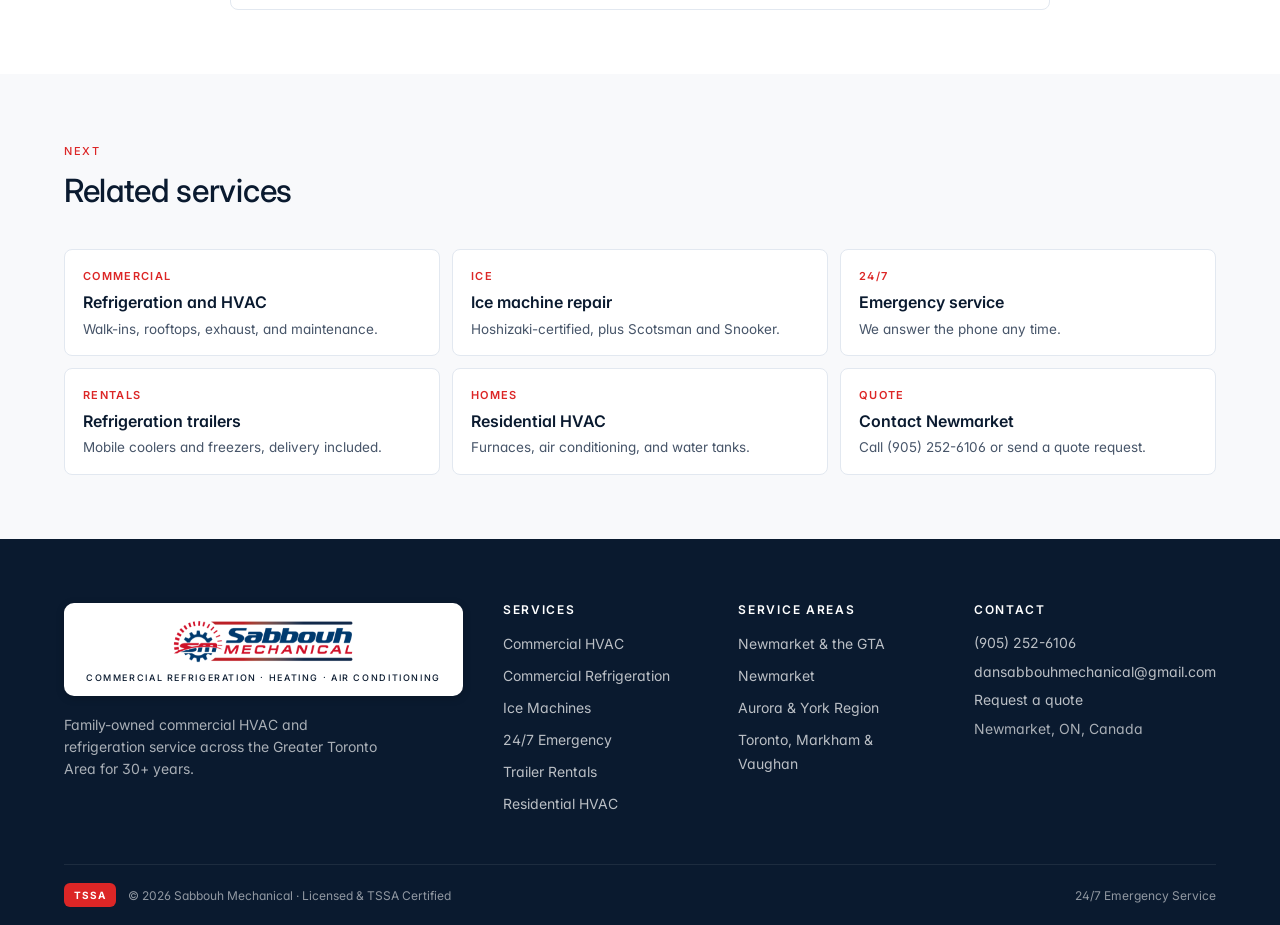
<file: service-area.html>
<!DOCTYPE html>
<html lang="en-CA">
<head>
	<title>Service Area | Newmarket, York Region &amp; the GTA | Sabbouh</title>
	<meta charset="utf-8" />
	<meta name="viewport" content="width=device-width, initial-scale=1" />
	<meta name="description" content="Sabbouh Mechanical is based in Newmarket and serves Aurora, Richmond Hill, Markham, Vaughan, Toronto, and the wider GTA with commercial refrigeration and 24/7 HVAC." />
	<link rel="canonical" href="https://sabbmechanical.ca/service-area.html" />
	<meta name="theme-color" content="#0A1A2F" />
	<link rel="icon" href="images/favicon.svg" type="image/svg+xml" />
	<link rel="icon" href="images/favicon-32.png" sizes="32x32" type="image/png" />
	<link rel="apple-touch-icon" href="images/apple-touch-icon.png" />
	<meta property="og:type" content="website" />
	<meta property="og:title" content="Service Area | Newmarket, York Region &amp; the GTA | Sabbouh" />
	<meta property="og:description" content="Sabbouh Mechanical is based in Newmarket and serves Aurora, Richmond Hill, Markham, Vaughan, Toronto, and the wider GTA with commercial refrigeration and 24/7 HVAC." />
	<meta property="og:url" content="https://sabbmechanical.ca/service-area.html" />
	<meta property="og:image" content="https://sabbmechanical.ca/images/sabbouhmechanical.png" />
	<meta property="og:image:alt" content="Sabbouh Mechanical" />
	<meta property="og:site_name" content="Sabbouh Mechanical" />
	<meta property="og:locale" content="en_CA" />
	<meta name="twitter:card" content="summary_large_image" />
	<meta name="twitter:title" content="Service Area | Newmarket, York Region &amp; the GTA | Sabbouh" />
	<meta name="twitter:description" content="Sabbouh Mechanical is based in Newmarket and serves Aurora, Richmond Hill, Markham, Vaughan, Toronto, and the wider GTA with commercial refrigeration and 24/7 HVAC." />
	<meta name="twitter:image" content="https://sabbmechanical.ca/images/sabbouhmechanical.png" />
	<link rel="preconnect" href="https://fonts.googleapis.com">
	<link rel="preconnect" href="https://fonts.gstatic.com" crossorigin>
	<link href="https://fonts.googleapis.com/css2?family=Bebas+Neue&family=Inter:wght@400;500;600;700&display=swap" rel="stylesheet">
	<link rel="stylesheet" href="assets/css/site.css" />
	<script type="application/ld+json">
	{
		"@context": "https://schema.org",
		"@type": "HVACBusiness",
		"@id": "https://sabbmechanical.ca/#business",
		"name": "Sabbouh Mechanical",
		"image": "https://sabbmechanical.ca/images/sabbouhmechanical.png",
		"logo": "https://sabbmechanical.ca/images/sabbouhmechanical.png",
		"url": "https://sabbmechanical.ca/",
		"telephone": "+1-905-252-6106",
		"email": "dansabbouhmechanical@gmail.com",
		"foundingDate": "1995",
		"address": {"@type":"PostalAddress","addressLocality":"Newmarket","addressRegion":"ON","addressCountry":"CA"},
		"areaServed": {"@type":"AdministrativeArea","name":"Greater Toronto Area"},
		"description": "Family-owned commercial refrigeration, HVAC, and ice machine service based in Newmarket and serving York Region and the Greater Toronto Area since 1995."
	}
	</script>
	<script type="application/ld+json">
	{
		"@context": "https://schema.org",
		"@type": "Service",
		"name": "HVAC and refrigeration service area",
		"serviceType": "Commercial refrigeration, ice machine, and HVAC service",
		"url": "https://sabbmechanical.ca/service-area.html",
		"provider": {"@id": "https://sabbmechanical.ca/#business"},
		"areaServed": [
			{"@type":"City","name":"Newmarket"},
			{"@type":"City","name":"Aurora"},
			{"@type":"City","name":"Richmond Hill"},
			{"@type":"City","name":"Markham"},
			{"@type":"City","name":"Vaughan"},
			{"@type":"City","name":"Toronto"}
		],
		"description": "Service area for Sabbouh Mechanical, based in Newmarket and serving York Region and the Greater Toronto Area."
	}
	</script>
	<script type="application/ld+json">
	{
		"@context": "https://schema.org",
		"@type": "BreadcrumbList",
		"itemListElement": [
			{"@type":"ListItem","position":1,"name":"Home","item":"https://sabbmechanical.ca/"},
			{"@type":"ListItem","position":2,"name":"Service Area","item":"https://sabbmechanical.ca/service-area.html"}
		]
	}
	</script>
	<script type="application/ld+json">
	{
		"@context": "https://schema.org",
		"@type": "FAQPage",
		"mainEntity": [
			{"@type":"Question","name":"Where are you based?","acceptedAnswer":{"@type":"Answer","text":"Newmarket, Ontario. Sabbouh Mechanical is family-owned and has been in business since 1995."}},
			{"@type":"Question","name":"Do you serve Richmond Hill, Markham, and Vaughan?","acceptedAnswer":{"@type":"Answer","text":"Yes. Richmond Hill, Markham, Vaughan, and Woodbridge are on our Greater Toronto Area list, with Toronto. Aurora and the other York Region towns are listed with Newmarket."}},
			{"@type":"Question","name":"Is emergency service available in these cities?","acceptedAnswer":{"@type":"Answer","text":"Yes. Call (905) 252-6106. We answer 24/7 for the cities on this page."}}
		]
	}
	</script>
</head>
<body>
	<a class="skip-link" href="#main">Skip to content</a>

	<div class="utility-bar">
		<div class="container utility-bar__inner">
			<span class="utility-bar__left"><a href="emergency-service.html">EQUIPMENT DOWN? Call Now — Same-Day Service</a></span>
			<span class="utility-bar__right"><a href="tel:+19052526106">(905) 252-6106</a></span>
		</div>
	</div>

	<header class="site-header">
		<div class="container site-header__inner">
			<a class="brand-link" href="index.html" aria-label="Sabbouh Mechanical home"><span class="brand-block"><span class="brand-wordmark">Sabbouh Mechanical</span><span class="brand-tagline">Commercial Refrigeration · Heating · Air Conditioning</span></span></a>
			<nav class="primary-nav" aria-label="Primary">
				<a href="index.html">Home</a>
				<a href="commercial.html">Commercial</a>
				<a href="residential.html">Residential</a>
				<a href="ice-machines.html">Ice Machines</a>
				<a href="trailer-rentals.html">Trailer Rentals</a>
				<a href="about.html">About</a>
				<a href="contact.html">Contact</a>
			</nav>
			<button class="btn btn--primary btn--sm header-cta" type="button" data-quote-open>Book Free Quote</button>
			<button class="hamburger-btn" type="button" data-menu-toggle aria-expanded="false" aria-controls="mobile-menu" aria-label="Open menu"><span></span><span></span><span></span></button>
		</div>
	</header>
	<nav class="mobile-menu" id="mobile-menu" data-mobile-nav aria-hidden="true" aria-label="Mobile">
		<div class="mobile-menu__inner">
			<div class="mobile-menu__scroll">
			<a href="index.html" class="mobile-menu__link">Home</a>
			<a href="commercial.html" class="mobile-menu__link">Commercial</a>
			<a href="residential.html" class="mobile-menu__link">Residential</a>
			<a href="ice-machines.html" class="mobile-menu__link">Ice Machines</a>
			<a href="trailer-rentals.html" class="mobile-menu__link">Trailer Rentals</a>
			<a href="about.html" class="mobile-menu__link">About</a>
			<a href="contact.html" class="mobile-menu__link">Contact</a>
			<a href="emergency-service.html" class="mobile-menu__link">24/7 Emergency</a>
			<a href="service-area.html" class="mobile-menu__link is-current">Service Area</a>
			</div>
			<div class="mobile-menu__actions">
			<div class="mobile-menu__divider"></div>
			<a href="tel:+19052526106" class="mobile-menu__phone">
				<span class="mobile-menu__phone-label">Call us</span>
				<span class="mobile-menu__phone-number">(905) 252-6106</span>
			</a>
			<button class="mobile-menu__cta" type="button" data-quote-open>Book Free Quote</button>
			</div>
		</div>
	</nav>
	<div class="mobile-menu-backdrop" data-menu-backdrop aria-hidden="true"></div>

	<main id="main">

	<section class="page-header">
		<div class="container">
			<div class="page-header__breadcrumb"><a href="index.html">Home</a><span>›</span>Service Area</div>
			<span class="eyebrow eyebrow--amber">Newmarket and the GTA</span>
			<h1>Commercial Refrigeration Service Area</h1>
			<p class="page-header__sub">Sabbouh Mechanical is based in Newmarket. We service commercial refrigeration, ice machines, and HVAC across York Region and the Greater Toronto Area, with 24/7 emergency response.</p>
			<div class="u-flex u-gap-3 u-flex-wrap">
				<button class="btn btn--primary btn--lg" type="button" data-quote-open>Book Free Quote</button>
				<a class="btn btn--ghost btn--lg" href="tel:+19052526106">Call (905) 252-6106</a>
			</div>
		</div>
	</section>

	<section class="section">
		<div class="container">
			<div class="prose prose--lead">
				<p>The cities below are the ones already listed on this site. Newmarket is home. From there the same crew handles <a href="commercial.html#refrigeration">walk-in refrigeration</a>, <a href="commercial.html#hvac">rooftop HVAC and kitchen exhaust</a>, <a href="ice-machines.html">ice machines</a>, <a href="trailer-rentals.html">refrigeration trailers</a>, and <a href="residential.html">home furnaces and air conditioning</a>. If the equipment is down now, use <a href="emergency-service.html">24/7 emergency service</a> or call <a href="tel:+19052526106">(905) 252-6106</a>.</p>
				<p>Richmond Hill is in York Region, and on this site it is grouped with the Toronto-side cities, alongside Markham, Vaughan, and Woodbridge. Aurora, Bradford, Stouffville, East Gwillimbury, and Keswick are grouped with Newmarket. The work is the same in each place.</p>
			</div>
			<nav class="city-links" aria-label="Jump to a region">
				<a href="#newmarket">Newmarket</a>
				<a href="#york-region">York Region</a>
				<a href="#gta">Toronto and the GTA</a>
				<a href="#durham">Whitby and Oshawa</a>
				<a href="#peel">Brampton</a>
				<a href="#barrie">Barrie</a>
			</nav>
		</div>
	</section>

	<section class="section section--soft">
		<div class="container">
			<article class="area-block prose" id="newmarket">
				<span class="eyebrow">Home base</span>
				<h2>Newmarket</h2>
				<p>Newmarket is where Sabbouh Mechanical is based. Family-owned since 1995, the company does commercial refrigeration, heating, and air conditioning, plus residential furnaces, air conditioners, water tanks, and gas appliance hookups. Hoshizaki-certified ice machine service and TSSA licensing for gas, refrigeration, and HVAC apply here the same as everywhere else we work.</p>
				<p>Newmarket restaurants use the same 24/7 number. <a href="contact.html">Request a quote</a> or call <a href="tel:+19052526106">(905) 252-6106</a>.</p>
			</article>
			<article class="area-block prose" id="york-region">
				<span class="eyebrow">York Region</span>
				<h2>Aurora, Bradford, Stouffville, East Gwillimbury, and Keswick</h2>
				<p>These towns are grouped with Newmarket as York Region on our about page. Commercial kitchens here get the same walk-in, rooftop, exhaust, and ice machine service, and homes get the same furnace and air conditioning work. Aurora is on that list for the same restaurant refrigeration and ice machine work.</p>
				<p>Emergency trailers, 8&prime;&times;8&prime; and 10&prime;&times;8&prime;, can be delivered through this area when a cooler is down. See <a href="trailer-rentals.html">trailer rentals</a>.</p>
			</article>
			<article class="area-block prose" id="gta">
				<span class="eyebrow">Greater Toronto Area</span>
				<h2>Toronto, Markham, Richmond Hill, Vaughan, and Woodbridge</h2>
				<p>Toronto, Markham, Richmond Hill, Woodbridge, and Vaughan are the city-and-inner-suburb list. The work is walk-in coolers and freezers, reach-ins, rooftop units, kitchen exhaust, and ice machines. Across the GTA, named clients on the home page include Wendy's, Tim Hortons, Subway, and Swiss Chalet, along with independent operators.</p>
				<p>Richmond Hill and Markham are on this list, between Newmarket and Toronto, for the same refrigeration and ice machine work. For a unit that is down tonight, start with <a href="emergency-service.html">emergency service</a>.</p>
			</article>
			<article class="area-block prose" id="durham">
				<span class="eyebrow">Durham Region</span>
				<h2>Whitby and Oshawa</h2>
				<p>East of Toronto, we serve Whitby and Oshawa. The services do not change with the city: commercial refrigeration and HVAC, ice machines, emergency response, trailer rentals, and residential heating and cooling.</p>
			</article>
			<article class="area-block prose" id="peel">
				<span class="eyebrow">Peel Region</span>
				<h2>Brampton and Tottenham</h2>
				<p>West of Toronto, the published list is Brampton and Tottenham. Both are covered for the same commercial and residential mechanical work, including 24/7 calls.</p>
			</article>
			<article class="area-block prose" id="barrie">
				<span class="eyebrow">North</span>
				<h2>Barrie and the surrounding region</h2>
				<p>Barrie is the northern reach, along with the surrounding region named on the about page. Call <a href="tel:+19052526106">(905) 252-6106</a> for commercial refrigeration, ice machines, or HVAC there. If your town is not on this page, call and ask — the published list is the one above.</p>
			</article>
		</div>
	</section>

	<section class="section">
		<div class="container">
			<div class="section-head">
				<span class="eyebrow">Common questions</span>
				<h2>Service area questions</h2>
			</div>
			<div class="faq">
				<details class="faq__item">
					<summary class="faq__q">Where are you based?</summary>
					<p class="faq__a">Newmarket, Ontario. Sabbouh Mechanical is family-owned and has been in business since 1995.</p>
				</details>
				<details class="faq__item">
					<summary class="faq__q">Do you serve Richmond Hill, Markham, and Vaughan?</summary>
					<p class="faq__a">Yes. Richmond Hill, Markham, Vaughan, and Woodbridge are on our Greater Toronto Area list, with Toronto. Aurora and the other York Region towns are listed with Newmarket.</p>
				</details>
				<details class="faq__item">
					<summary class="faq__q">Is emergency service available in these cities?</summary>
					<p class="faq__a">Yes. Call <a href="tel:+19052526106">(905) 252-6106</a>. We answer 24/7 for the cities on this page. Details are on the <a href="emergency-service.html">emergency service</a> page.</p>
				</details>
			</div>
		</div>
	</section>

	<section class="section section--soft">
		<div class="container">
			<div class="section-head">
				<span class="eyebrow">Next</span>
				<h2>Related services</h2>
			</div>
			<nav class="related-grid" aria-label="Related services">
				<a class="related-card" href="commercial.html#refrigeration">
					<span class="related-card__kicker">Commercial</span>
					<span class="related-card__title">Refrigeration and HVAC</span>
					<span class="related-card__desc">Walk-ins, rooftops, exhaust, and maintenance.</span>
				</a>
				<a class="related-card" href="ice-machines.html">
					<span class="related-card__kicker">Ice</span>
					<span class="related-card__title">Ice machine repair</span>
					<span class="related-card__desc">Hoshizaki-certified, plus Scotsman and Snooker.</span>
				</a>
				<a class="related-card" href="emergency-service.html">
					<span class="related-card__kicker">24/7</span>
					<span class="related-card__title">Emergency service</span>
					<span class="related-card__desc">We answer the phone any time.</span>
				</a>
				<a class="related-card" href="trailer-rentals.html">
					<span class="related-card__kicker">Rentals</span>
					<span class="related-card__title">Refrigeration trailers</span>
					<span class="related-card__desc">Mobile coolers and freezers, delivery included.</span>
				</a>
				<a class="related-card" href="residential.html">
					<span class="related-card__kicker">Homes</span>
					<span class="related-card__title">Residential HVAC</span>
					<span class="related-card__desc">Furnaces, air conditioning, and water tanks.</span>
				</a>
				<a class="related-card" href="contact.html">
					<span class="related-card__kicker">Quote</span>
					<span class="related-card__title">Contact Newmarket</span>
					<span class="related-card__desc">Call (905) 252-6106 or send a quote request.</span>
				</a>
			</nav>
		</div>
	</section>

	</main>

	<footer class="site-footer">
		<div class="container">
			<div class="footer-grid">
				<div class="footer-col footer-brand"><span class="logo-card"><span class="logo-with-tagline"><img src="images/logo-sm.png" alt="Sabbouh Mechanical" width="203" height="44" loading="lazy" decoding="async" /><span class="brand-tagline">Commercial Refrigeration · Heating · Air Conditioning</span></span></span><p>Family-owned commercial HVAC and refrigeration service across the Greater Toronto Area for 30+ years.</p></div>
				<div class="footer-col"><h4>Services</h4><ul><li><a href="commercial.html">Commercial HVAC</a></li><li><a href="commercial.html#refrigeration">Commercial Refrigeration</a></li><li><a href="ice-machines.html">Ice Machines</a></li><li><a href="emergency-service.html">24/7 Emergency</a></li><li><a href="trailer-rentals.html">Trailer Rentals</a></li><li><a href="residential.html">Residential HVAC</a></li></ul></div>
				<div class="footer-col"><h4>Service Areas</h4><ul><li><a href="service-area.html">Newmarket &amp; the GTA</a></li><li><a href="service-area.html#newmarket">Newmarket</a></li><li><a href="service-area.html#york-region">Aurora &amp; York Region</a></li><li><a href="service-area.html#gta">Toronto, Markham &amp; Vaughan</a></li></ul></div>
				<div class="footer-col"><h4>Contact</h4><div class="footer-contact-row"><a href="tel:+19052526106">(905) 252-6106</a></div><div class="footer-contact-row"><a href="mailto:dansabbouhmechanical@gmail.com">dansabbouhmechanical@gmail.com</a></div><div class="footer-contact-row"><a href="contact.html">Request a quote</a></div><div class="footer-contact-row" style="color:rgba(255,255,255,0.65);">Newmarket, ON, Canada</div></div>
			</div>
			<div class="footer-bottom"><span class="badge">TSSA</span><span>© <span data-year>2026</span> Sabbouh Mechanical · Licensed &amp; TSSA Certified</span><span class="spacer"></span><span>24/7 Emergency Service</span></div>
		</div>
	</footer>

	<div class="quote-modal" id="quoteModal" role="dialog" aria-modal="true" aria-labelledby="quoteModalTitle" hidden>
		<div class="quote-modal__backdrop" data-quote-close></div>
		<div class="quote-modal__panel" data-quote-scope>
			<button type="button" class="quote-modal__close" aria-label="Close quote form" data-quote-close>×</button>
			<div data-quote-form-wrap>
				<h2 id="quoteModalTitle">Get a Free Quote</h2>
				<p class="quote-modal__sub">Tell us what you need — we'll call you back the same day with honest pricing.</p>
				<form action="https://formspree.io/f/mjglywbk" method="POST" data-quote-form>
					<input type="hidden" name="_subject" value="New Quote Request — Sabbouh Mechanical Website" />
					<div class="hp-field" aria-hidden="true"><label for="qGotcha">Leave this empty</label><input id="qGotcha" type="text" name="_gotcha" tabindex="-1" autocomplete="off" /></div>
					<div class="field"><label for="qName">Your Name</label><input id="qName" name="name" type="text" placeholder="John Smith" required autocomplete="name" /></div>
					<div class="field"><label for="qPhone">Phone Number</label><input id="qPhone" name="phone" type="tel" placeholder="(905) 555-0123" required autocomplete="tel" inputmode="tel" minlength="7" /></div>
					<div class="field"><label for="qEmail">Email <span class="field__optional">(optional)</span></label><input id="qEmail" name="email" type="email" placeholder="you@business.com" autocomplete="email" /></div>
					<div class="field"><label for="qService">What do you need help with?</label><select id="qService" name="service" required><option value="" disabled selected>Select a service</option><option>Commercial Refrigeration</option><option>Commercial HVAC</option><option>Residential HVAC</option><option>Ice Machine Service</option><option>Refrigeration Trailer Rental</option><option>Emergency Repair</option><option>Other</option></select></div>
					<div class="field"><label for="qDesc">Brief Description <span class="field__optional">(optional)</span></label><textarea id="qDesc" name="message" rows="3" placeholder="What's going on? Equipment type, location, how urgent?"></textarea></div>
					<button type="submit" class="quote-submit" data-quote-submit><span class="quote-submit__label">Request My Quote</span><span class="quote-submit__spinner" aria-hidden="true"></span></button>
					<p class="quote-error" data-quote-error role="alert" hidden>Something went wrong. Please call us at <a href="tel:+19052526106">(905) 252-6106</a> or email <a href="mailto:dansabbouhmechanical@gmail.com">dansabbouhmechanical@gmail.com</a></p>
					<p class="quote-trust">30+ years serving the GTA · Same-day response · No obligation</p>
				</form>
			</div>
			<div class="quote-success" data-quote-success role="status" hidden>
				<div class="quote-success__check" aria-hidden="true">✓</div>
				<h2 class="quote-success__title">Got it — thanks!</h2>
				<p>We'll call you back within the hour during business hours, or first thing the next morning.</p>
				<p>Need it urgently? Call us at <a href="tel:+19052526106" style="color:var(--brand-red);font-weight:600;">(905) 252-6106</a></p>
			</div>
		</div>
	</div>

	<div class="mobile-cta-bar" aria-label="Quick contact">
		<a class="btn btn--navy" href="tel:+19052526106">Call Now</a>
		<button class="btn btn--primary" type="button" data-quote-open>Free Quote</button>
	</div>

	<script src="assets/js/site.js" defer></script>
	<script src="assets/js/quote-modal.js" defer></script>
</body>
</html>
</file>
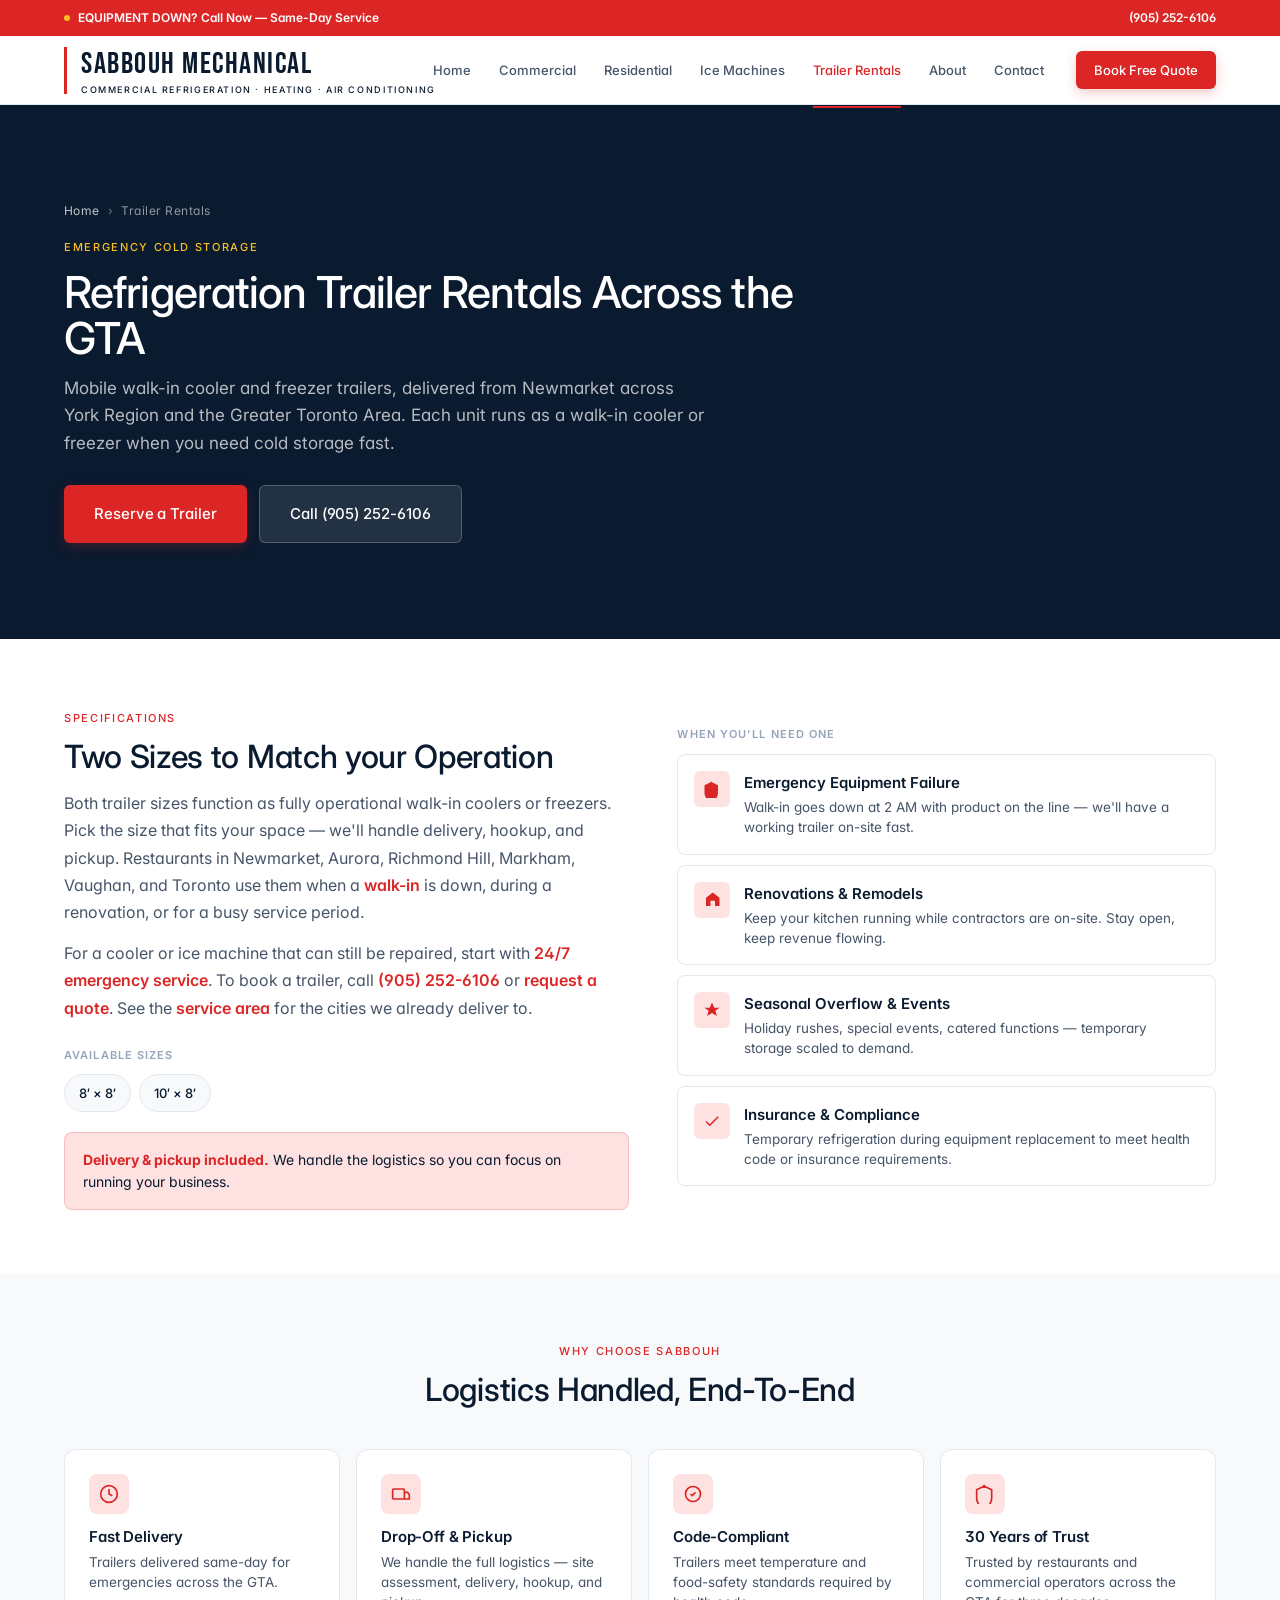
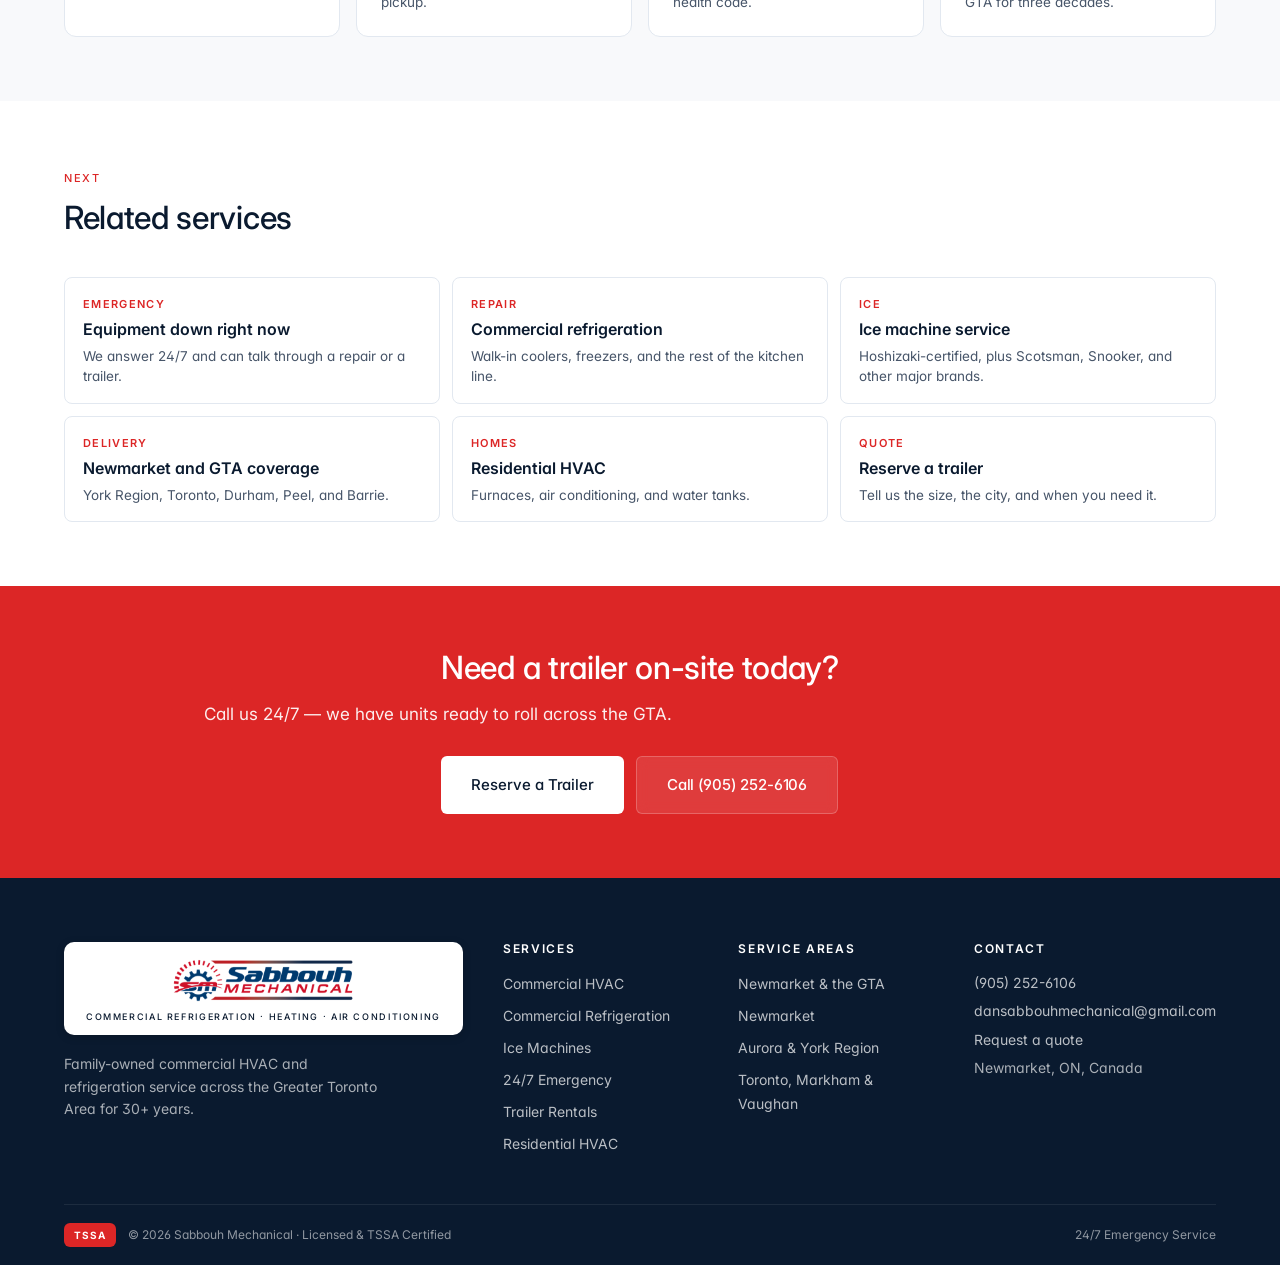
<file: trailer-rentals.html>
<!DOCTYPE html>
<html lang="en-CA">
<head>
	<title>Refrigeration Trailer Rentals in the GTA | Sabbouh Mechanical</title>
	<meta charset="utf-8" />
	<meta name="viewport" content="width=device-width, initial-scale=1" />
	<meta name="description" content="8×8 and 10×8 cooler and freezer trailer rentals delivered across Newmarket, York Region, and the GTA. Delivery, hookup, and pickup included." />
	<link rel="canonical" href="https://sabbmechanical.ca/trailer-rentals.html" />
	<meta name="theme-color" content="#0A1A2F" />
	<link rel="icon" href="images/favicon.svg" type="image/svg+xml" />
	<link rel="icon" href="images/favicon-32.png" sizes="32x32" type="image/png" />
	<link rel="apple-touch-icon" href="images/apple-touch-icon.png" />
	<meta property="og:type" content="website" />
	<meta property="og:title" content="Refrigeration Trailer Rentals in the GTA | Sabbouh Mechanical" />
	<meta property="og:description" content="8×8 and 10×8 cooler and freezer trailer rentals delivered across Newmarket, York Region, and the GTA. Delivery, hookup, and pickup included." />
	<meta property="og:url" content="https://sabbmechanical.ca/trailer-rentals.html" />
	<meta property="og:image" content="https://sabbmechanical.ca/images/sabbouhmechanical.png" />
	<meta property="og:image:alt" content="Sabbouh Mechanical" />
	<meta property="og:site_name" content="Sabbouh Mechanical" />
	<meta property="og:locale" content="en_CA" />
	<meta name="twitter:card" content="summary_large_image" />
	<meta name="twitter:title" content="Refrigeration Trailer Rentals in the GTA | Sabbouh Mechanical" />
	<meta name="twitter:description" content="8×8 and 10×8 cooler and freezer trailer rentals delivered across Newmarket, York Region, and the GTA. Delivery, hookup, and pickup included." />
	<meta name="twitter:image" content="https://sabbmechanical.ca/images/sabbouhmechanical.png" />
	<link rel="preconnect" href="https://fonts.googleapis.com">
	<link rel="preconnect" href="https://fonts.gstatic.com" crossorigin>
	<link href="https://fonts.googleapis.com/css2?family=Bebas+Neue&family=Inter:wght@400;500;600;700&display=swap" rel="stylesheet">
	<link rel="stylesheet" href="assets/css/site.css" />
	<script type="application/ld+json">
	{
	  "@context": "https://schema.org",
	  "@type": "HVACBusiness",
	  "@id": "https://sabbmechanical.ca/#business",
	  "name": "Sabbouh Mechanical",
	  "image": "https://sabbmechanical.ca/images/sabbouhmechanical.png",
	  "logo": "https://sabbmechanical.ca/images/sabbouhmechanical.png",
	  "url": "https://sabbmechanical.ca/",
	  "telephone": "+1-905-252-6106",
	  "email": "dansabbouhmechanical@gmail.com",
	  "foundingDate": "1995",
	  "address": {
	    "@type": "PostalAddress",
	    "addressLocality": "Newmarket",
	    "addressRegion": "ON",
	    "addressCountry": "CA"
	  },
	  "areaServed": {
	    "@type": "AdministrativeArea",
	    "name": "Greater Toronto Area"
	  },
	  "description": "Family-owned commercial refrigeration, HVAC, and ice machine service based in Newmarket and serving York Region and the Greater Toronto Area since 1995."
	}
	</script>
	<script type="application/ld+json">
	{
	  "@context": "https://schema.org",
	  "@type": "Service",
	  "name": "Refrigeration trailer rentals",
	  "serviceType": "Mobile walk-in cooler and freezer trailer rental",
	  "url": "https://sabbmechanical.ca/trailer-rentals.html",
	  "provider": {
	    "@id": "https://sabbmechanical.ca/#business"
	  },
	  "areaServed": {
	    "@type": "AdministrativeArea",
	    "name": "Greater Toronto Area"
	  },
	  "description": "8 by 8 and 10 by 8 refrigeration trailer rentals delivered across Newmarket, York Region, and the GTA. Delivery, hookup, and pickup included."
	}
	</script>
	<script type="application/ld+json">
	{
	  "@context": "https://schema.org",
	  "@type": "BreadcrumbList",
	  "itemListElement": [
	    {
	      "@type": "ListItem",
	      "position": 1,
	      "name": "Home",
	      "item": "https://sabbmechanical.ca/"
	    },
	    {
	      "@type": "ListItem",
	      "position": 2,
	      "name": "Trailer Rentals",
	      "item": "https://sabbmechanical.ca/trailer-rentals.html"
	    }
	  ]
	}
	</script>
</head>
<body>
	<a class="skip-link" href="#main">Skip to content</a>

	<div class="utility-bar">
		<div class="container utility-bar__inner">
			<span class="utility-bar__left"><a href="emergency-service.html">EQUIPMENT DOWN? Call Now — Same-Day Service</a></span>
			<span class="utility-bar__right"><a href="tel:+19052526106">(905) 252-6106</a></span>
		</div>
	</div>

	<header class="site-header">
		<div class="container site-header__inner">
			<a class="brand-link" href="index.html" aria-label="Sabbouh Mechanical home"><span class="brand-block"><span class="brand-wordmark">Sabbouh Mechanical</span><span class="brand-tagline">Commercial Refrigeration · Heating · Air Conditioning</span></span></a>
			<nav class="primary-nav" aria-label="Primary">
				<a href="index.html">Home</a>
				<a href="commercial.html">Commercial</a>
				<a href="residential.html">Residential</a>
				<a href="ice-machines.html">Ice Machines</a>
				<a href="trailer-rentals.html" class="is-current">Trailer Rentals</a>
				<a href="about.html">About</a>
				<a href="contact.html">Contact</a>
			</nav>
			<button class="btn btn--primary btn--sm header-cta" type="button" data-quote-open>Book Free Quote</button>
			<button class="hamburger-btn" type="button" data-menu-toggle aria-expanded="false" aria-controls="mobile-menu" aria-label="Open menu"><span></span><span></span><span></span></button>
		</div>
	</header>
	<nav class="mobile-menu" id="mobile-menu" data-mobile-nav aria-hidden="true" aria-label="Mobile">
		<div class="mobile-menu__inner">
			<div class="mobile-menu__scroll">
			<a href="index.html" class="mobile-menu__link">Home</a>
			<a href="commercial.html" class="mobile-menu__link">Commercial</a>
			<a href="residential.html" class="mobile-menu__link">Residential</a>
			<a href="ice-machines.html" class="mobile-menu__link">Ice Machines</a>
			<a href="trailer-rentals.html" class="mobile-menu__link is-current">Trailer Rentals</a>
			<a href="about.html" class="mobile-menu__link">About</a>
			<a href="contact.html" class="mobile-menu__link">Contact</a>
			<a href="emergency-service.html" class="mobile-menu__link">24/7 Emergency</a>
			<a href="service-area.html" class="mobile-menu__link">Service Area</a>
			</div>
			<div class="mobile-menu__actions">
			<div class="mobile-menu__divider"></div>
			<a href="tel:+19052526106" class="mobile-menu__phone">
				<span class="mobile-menu__phone-label">Call us</span>
				<span class="mobile-menu__phone-number">(905) 252-6106</span>
			</a>
			<button class="mobile-menu__cta" type="button" data-quote-open>Book Free Quote</button>
			</div>
		</div>
	</nav>
	<div class="mobile-menu-backdrop" data-menu-backdrop aria-hidden="true"></div>

	<main id="main">

	<section class="page-header">
		<div class="container">
			<div class="page-header__breadcrumb"><a href="index.html">Home</a><span>›</span>Trailer Rentals</div>
			<span class="eyebrow eyebrow--amber">Emergency Cold Storage</span>
			<h1>Refrigeration Trailer Rentals Across the GTA</h1>
			<p class="page-header__sub">Mobile walk-in cooler and freezer trailers, delivered from Newmarket across York Region and the Greater Toronto Area. Each unit runs as a walk-in cooler or freezer when you need cold storage fast.</p>
			<div class="u-flex u-gap-3 u-flex-wrap">
				<button class="btn btn--primary btn--lg" type="button" data-quote-open data-quote-service="Refrigeration Trailer Rental">Reserve a Trailer</button>
				<a class="btn btn--ghost btn--lg" href="tel:+19052526106">Call (905) 252-6106</a>
			</div>
		</div>
	</section>

	<section class="section">
		<div class="container">
			<div class="split">
				<div class="prose">
					<span class="eyebrow">Specifications</span>
					<h2>Two Sizes to Match your Operation</h2>
					<p style="margin-top:14px;font-size:16px;">Both trailer sizes function as fully operational walk-in coolers or freezers. Pick the size that fits your space — we'll handle delivery, hookup, and pickup. Restaurants in Newmarket, Aurora, Richmond Hill, Markham, Vaughan, and Toronto use them when a <a href="commercial.html#refrigeration">walk-in</a> is down, during a renovation, or for a busy service period.</p>
					<p style="margin-top:14px;font-size:16px;">For a cooler or ice machine that can still be repaired, start with <a href="emergency-service.html">24/7 emergency service</a>. To book a trailer, call <a href="tel:+19052526106">(905) 252-6106</a> or <a href="contact.html">request a quote</a>. See the <a href="service-area.html">service area</a> for the cities we already deliver to.</p>
					<div style="margin-top:24px;">
						<span class="label-mini">Available Sizes</span>
						<div class="pill-row">
							<span class="pill">8&prime; × 8&prime;</span>
							<span class="pill">10&prime; × 8&prime;</span>
						</div>
					</div>
					<div class="callout"><strong>Delivery &amp; pickup included.</strong> We handle the logistics so you can focus on running your business.</div>
				</div>
				<div>
					<span class="label-mini">When You'll Need One</span>
					<div style="display:flex;flex-direction:column;gap:10px;">
						<div class="scenario"><span class="scenario__icon"><svg viewBox="0 0 24 24" fill="currentColor"><path d="M12 2L2 7v10c0 5.55 3.84 10.74 9 12 5.16-1.26 9-6.45 9-12V7l-10-5z"/></svg></span><div><div class="scenario__title">Emergency Equipment Failure</div><div class="scenario__desc">Walk-in goes down at 2 AM with product on the line — we'll have a working trailer on-site fast.</div></div></div>
						<div class="scenario"><span class="scenario__icon"><svg viewBox="0 0 24 24" fill="currentColor"><path d="M22 9l-9-7-9 7v11h6v-7h6v7h6z"/></svg></span><div><div class="scenario__title">Renovations &amp; Remodels</div><div class="scenario__desc">Keep your kitchen running while contractors are on-site. Stay open, keep revenue flowing.</div></div></div>
						<div class="scenario"><span class="scenario__icon"><svg viewBox="0 0 24 24" fill="currentColor"><path d="M12 2l3 7h7l-5.5 4 2 7L12 16l-6.5 4 2-7L2 9h7z"/></svg></span><div><div class="scenario__title">Seasonal Overflow &amp; Events</div><div class="scenario__desc">Holiday rushes, special events, catered functions — temporary storage scaled to demand.</div></div></div>
						<div class="scenario"><span class="scenario__icon"><svg viewBox="0 0 24 24" fill="currentColor"><path d="M9 16.17L4.83 12l-1.42 1.41L9 19 21 7l-1.41-1.41z"/></svg></span><div><div class="scenario__title">Insurance &amp; Compliance</div><div class="scenario__desc">Temporary refrigeration during equipment replacement to meet health code or insurance requirements.</div></div></div>
					</div>
				</div>
			</div>
		</div>
	</section>

	<section class="section section--soft">
		<div class="container">
			<div class="section-head section-head--center u-center">
				<span class="eyebrow">Why Choose Sabbouh</span>
				<h2>Logistics Handled, End-To-End</h2>
			</div>
			<div class="trust-grid">
				<div class="trust-item">
					<span class="trust-item__icon"><svg viewBox="0 0 24 24" fill="none" stroke="currentColor" stroke-width="2"><circle cx="12" cy="12" r="10"/><path d="M12 6v6l4 2"/></svg></span>
					<h3 class="trust-item__title">Fast Delivery</h3>
					<p class="trust-item__desc">Trailers delivered same-day for emergencies across the GTA.</p>
				</div>
				<div class="trust-item">
					<span class="trust-item__icon"><svg viewBox="0 0 24 24" fill="none" stroke="currentColor" stroke-width="2"><rect x="2" y="6" width="14" height="12" rx="1"/><path d="M16 10h4l2 3v5h-6"/></svg></span>
					<h3 class="trust-item__title">Drop-Off &amp; Pickup</h3>
					<p class="trust-item__desc">We handle the full logistics — site assessment, delivery, hookup, and pickup.</p>
				</div>
				<div class="trust-item">
					<span class="trust-item__icon"><svg viewBox="0 0 24 24" fill="none" stroke="currentColor" stroke-width="2"><path d="M9 12l2 2 4-4M21 12c0 4.97-4.03 9-9 9s-9-4.03-9-9 4.03-9 9-9 9 4.03 9 9z"/></svg></span>
					<h3 class="trust-item__title">Code-Compliant</h3>
					<p class="trust-item__desc">Trailers meet temperature and food-safety standards required by health code.</p>
				</div>
				<div class="trust-item">
					<span class="trust-item__icon"><svg viewBox="0 0 24 24" fill="none" stroke="currentColor" stroke-width="2"><path d="M12 2L2 7v10c0 5.55 3.84 10.74 9 12 5.16-1.26 9-6.45 9-12V7l-10-5z"/></svg></span>
					<h3 class="trust-item__title">30 Years of Trust</h3>
					<p class="trust-item__desc">Trusted by restaurants and commercial operators across the GTA for three decades.</p>
				</div>
			</div>
		</div>
	</section>

	<section class="section">
		<div class="container">
			<div class="section-head">
				<span class="eyebrow">Next</span>
				<h2>Related services</h2>
			</div>
			<nav class="related-grid" aria-label="Related services">
				<a class="related-card" href="emergency-service.html">
					<span class="related-card__kicker">Emergency</span>
					<span class="related-card__title">Equipment down right now</span>
					<span class="related-card__desc">We answer 24/7 and can talk through a repair or a trailer.</span>
				</a>
				<a class="related-card" href="commercial.html#refrigeration">
					<span class="related-card__kicker">Repair</span>
					<span class="related-card__title">Commercial refrigeration</span>
					<span class="related-card__desc">Walk-in coolers, freezers, and the rest of the kitchen line.</span>
				</a>
				<a class="related-card" href="ice-machines.html">
					<span class="related-card__kicker">Ice</span>
					<span class="related-card__title">Ice machine service</span>
					<span class="related-card__desc">Hoshizaki-certified, plus Scotsman, Snooker, and other major brands.</span>
				</a>
				<a class="related-card" href="service-area.html">
					<span class="related-card__kicker">Delivery</span>
					<span class="related-card__title">Newmarket and GTA coverage</span>
					<span class="related-card__desc">York Region, Toronto, Durham, Peel, and Barrie.</span>
				</a>
				<a class="related-card" href="residential.html">
					<span class="related-card__kicker">Homes</span>
					<span class="related-card__title">Residential HVAC</span>
					<span class="related-card__desc">Furnaces, air conditioning, and water tanks.</span>
				</a>
				<a class="related-card" href="contact.html">
					<span class="related-card__kicker">Quote</span>
					<span class="related-card__title">Reserve a trailer</span>
					<span class="related-card__desc">Tell us the size, the city, and when you need it.</span>
				</a>
			</nav>
		</div>
	</section>

	<section class="section section--red u-center">
		<div class="container container--narrow">
			<h2 style="margin-bottom:14px;">Need a trailer on-site today?</h2>
			<p style="font-size:17px;margin-bottom:28px;">Call us 24/7 — we have units ready to roll across the GTA.</p>
			<div class="u-flex u-gap-3 u-justify-center u-flex-wrap">
				<button class="btn btn--white btn--lg" type="button" data-quote-open data-quote-service="Refrigeration Trailer Rental">Reserve a Trailer</button>
				<a class="btn btn--ghost btn--lg" href="tel:+19052526106">Call (905) 252-6106</a>
			</div>
		</div>
	</section>

	</main>

	<footer class="site-footer">
		<div class="container">
			<div class="footer-grid">
				<div class="footer-col footer-brand"><span class="logo-card"><span class="logo-with-tagline"><img src="images/logo-sm.png" alt="Sabbouh Mechanical" width="203" height="44" loading="lazy" decoding="async" /><span class="brand-tagline">Commercial Refrigeration · Heating · Air Conditioning</span></span></span><p>Family-owned commercial HVAC and refrigeration service across the Greater Toronto Area for 30+ years.</p></div>
				<div class="footer-col"><h4>Services</h4><ul><li><a href="commercial.html">Commercial HVAC</a></li><li><a href="commercial.html#refrigeration">Commercial Refrigeration</a></li><li><a href="ice-machines.html">Ice Machines</a></li><li><a href="emergency-service.html">24/7 Emergency</a></li><li><a href="trailer-rentals.html">Trailer Rentals</a></li><li><a href="residential.html">Residential HVAC</a></li></ul></div>
				<div class="footer-col"><h4>Service Areas</h4><ul><li><a href="service-area.html">Newmarket &amp; the GTA</a></li><li><a href="service-area.html#newmarket">Newmarket</a></li><li><a href="service-area.html#york-region">Aurora &amp; York Region</a></li><li><a href="service-area.html#gta">Toronto, Markham &amp; Vaughan</a></li></ul></div>
				<div class="footer-col"><h4>Contact</h4><div class="footer-contact-row"><a href="tel:+19052526106">(905) 252-6106</a></div><div class="footer-contact-row"><a href="mailto:dansabbouhmechanical@gmail.com">dansabbouhmechanical@gmail.com</a></div><div class="footer-contact-row"><a href="contact.html">Request a quote</a></div><div class="footer-contact-row" style="color:rgba(255,255,255,0.65);">Newmarket, ON, Canada</div></div>
			</div>
			<div class="footer-bottom"><span class="badge">TSSA</span><span>© <span data-year>2026</span> Sabbouh Mechanical · Licensed &amp; TSSA Certified</span><span class="spacer"></span><span>24/7 Emergency Service</span></div>
		</div>
	</footer>

	<div class="quote-modal" id="quoteModal" role="dialog" aria-modal="true" aria-labelledby="quoteModalTitle" hidden>
		<div class="quote-modal__backdrop" data-quote-close></div>
		<div class="quote-modal__panel" data-quote-scope>
			<button type="button" class="quote-modal__close" aria-label="Close quote form" data-quote-close>×</button>
			<div data-quote-form-wrap>
				<h2 id="quoteModalTitle">Get a Free Quote</h2>
				<p class="quote-modal__sub">Tell us what you need — we'll call you back the same day with honest pricing.</p>
				<form action="https://formspree.io/f/mjglywbk" method="POST" data-quote-form>
					<input type="hidden" name="_subject" value="New Quote Request — Sabbouh Mechanical Website" />
					<div class="hp-field" aria-hidden="true"><label for="qGotcha">Leave this empty</label><input id="qGotcha" type="text" name="_gotcha" tabindex="-1" autocomplete="off" /></div>
					<div class="field"><label for="qName">Your Name</label><input id="qName" name="name" type="text" placeholder="John Smith" required autocomplete="name" /></div>
					<div class="field"><label for="qPhone">Phone Number</label><input id="qPhone" name="phone" type="tel" placeholder="(905) 555-0123" required autocomplete="tel" inputmode="tel" minlength="7" /></div>
					<div class="field"><label for="qEmail">Email <span class="field__optional">(optional)</span></label><input id="qEmail" name="email" type="email" placeholder="you@business.com" autocomplete="email" /></div>
					<div class="field"><label for="qService">What do you need help with?</label><select id="qService" name="service" required><option value="" disabled selected>Select a service</option><option>Commercial Refrigeration</option><option>Commercial HVAC</option><option>Residential HVAC</option><option>Ice Machine Service</option><option>Refrigeration Trailer Rental</option><option>Emergency Repair</option><option>Other</option></select></div>
					<div class="field"><label for="qDesc">Brief Description <span class="field__optional">(optional)</span></label><textarea id="qDesc" name="message" rows="3" placeholder="What's going on? Equipment type, location, how urgent?"></textarea></div>
					<button type="submit" class="quote-submit" data-quote-submit><span class="quote-submit__label">Request My Quote</span><span class="quote-submit__spinner" aria-hidden="true"></span></button>
					<p class="quote-error" data-quote-error role="alert" hidden>Something went wrong. Please call us at <a href="tel:+19052526106">(905) 252-6106</a> or email <a href="mailto:dansabbouhmechanical@gmail.com">dansabbouhmechanical@gmail.com</a></p>
					<p class="quote-trust">30+ years serving the GTA · Same-day response · No obligation</p>
				</form>
			</div>
			<div class="quote-success" data-quote-success role="status" hidden>
				<div class="quote-success__check" aria-hidden="true">✓</div>
				<h2 class="quote-success__title">Got it — thanks!</h2>
				<p>We'll call you back within the hour during business hours, or first thing the next morning.</p>
				<p>Need it urgently? Call us at <a href="tel:+19052526106" style="color:var(--brand-red);font-weight:600;">(905) 252-6106</a></p>
			</div>
		</div>
	</div>

	<div class="mobile-cta-bar" aria-label="Quick contact">
		<a class="btn btn--navy" href="tel:+19052526106">Call Now</a>
		<button class="btn btn--primary" type="button" data-quote-open>Free Quote</button>
	</div>

	<script src="assets/js/site.js" defer></script>
	<script src="assets/js/quote-modal.js" defer></script>
</body>
</html>
</file>
<file: assets/css/site.css>
/* ================================================================
   Sabbouh Mechanical — Crimson & Deep Navy Design System
   Self-contained, no template legacy.
   ================================================================ */

/* ---- Modern reset --------------------------------------------- */

*, *::before, *::after { box-sizing: border-box; }
html { -webkit-text-size-adjust: 100%; text-size-adjust: 100%; scroll-behavior: smooth; scroll-padding-top: calc(var(--header-h) + 16px); }
/* clip (not hidden) so body doesn't become a scroll container and break the sticky header */
body { overflow-x: clip; }
body.menu-open, body.quote-modal-open { overflow: hidden; }
body, h1, h2, h3, h4, h5, h6, p, ul, ol, figure, blockquote { margin: 0; }
ul, ol { padding: 0; list-style: none; }
img, picture, svg, video { display: block; max-width: 100%; height: auto; }
button { font: inherit; color: inherit; background: none; border: 0; padding: 0; cursor: pointer; }
input, select, textarea { font: inherit; color: inherit; }
a { color: inherit; text-decoration: none; }

/* ---- Design tokens -------------------------------------------- */

:root {
	/* Brand */
	--brand-navy:       #0A1A2F;
	--brand-navy-light: #1A2A4A;
	--brand-navy-soft:  #14253F;
	--brand-red:        #DC2626;
	--brand-red-dark:   #B91C1C;
	--brand-red-soft:   #FEE2E2;
	--brand-amber:      #FBBF24;

	/* Neutrals */
	--color-white:        #FFFFFF;
	--color-bg-light:     #F8F9FB;
	--color-bg-soft:      #F1F4F8;
	--color-text-primary: #0A1A2F;
	--color-text-secondary: #475569;
	--color-text-muted:   #94A3B8;
	--color-border:       #E2E8F0;
	--color-border-soft:  #EEF1F5;
	--color-success:      #10B981;

	/* Spacing */
	--s-1: 4px;  --s-2: 8px;  --s-3: 12px; --s-4: 16px; --s-5: 20px;
	--s-6: 24px; --s-8: 32px; --s-10: 40px; --s-12: 48px; --s-16: 64px;
	--s-20: 80px; --s-24: 96px;

	/* Radius */
	--r-sm: 6px; --r-md: 8px; --r-lg: 12px; --r-xl: 16px; --r-pill: 999px;

	/* Shadow */
	--shadow-1: 0 1px 2px rgba(10, 26, 47, 0.05), 0 1px 1px rgba(10, 26, 47, 0.03);
	--shadow-2: 0 4px 16px rgba(10, 26, 47, 0.06), 0 2px 4px rgba(10, 26, 47, 0.04);
	--shadow-3: 0 16px 40px rgba(10, 26, 47, 0.12), 0 6px 16px rgba(10, 26, 47, 0.06);
	--shadow-red: 0 8px 20px rgba(220, 38, 38, 0.28);

	/* Type */
	--font-sans: 'Inter', -apple-system, BlinkMacSystemFont, 'Segoe UI', sans-serif;
	--font-display: 'Bebas Neue', 'Inter', -apple-system, BlinkMacSystemFont, 'Segoe UI', sans-serif;

	/* Motion */
	--ease: cubic-bezier(0.4, 0, 0.2, 1);
	--ease-out: cubic-bezier(0.16, 1, 0.3, 1);

	/* Layout */
	--container: 1200px;
	--container-narrow: 920px;
	--utility-h: 36px;
	--header-h: 68px;
}

/* ---- Base typography ------------------------------------------ */

html, body {
	background: var(--color-white);
	color: var(--color-text-primary);
	font-family: var(--font-sans);
	font-size: 15px;
	line-height: 1.6;
	-webkit-font-smoothing: antialiased;
	-moz-osx-font-smoothing: grayscale;
	font-feature-settings: 'cv02','cv03','cv04','cv11', 'ss01';
	text-align: left;
}

h1, h2, h3, h4, h5, h6 {
	font-family: var(--font-sans);
	color: var(--color-text-primary);
	font-weight: 500;
	line-height: 1.15;
	letter-spacing: -0.01em;
}
h1 { font-size: 32px; line-height: 1.05; letter-spacing: -0.02em; }
h2 { font-size: 26px; }
h3 { font-size: 22px; }
h4 { font-size: 17px; }

@media (min-width: 768px) {
	h1 { font-size: 44px; }
	h2 { font-size: 32px; }
}

p { color: var(--color-text-secondary); text-align: left; }
p strong { color: var(--color-text-primary); font-weight: 600; }
small { font-size: 13px; }

::selection { background: rgba(220, 38, 38, 0.18); color: var(--color-text-primary); }

/* ---- Layout primitives ---------------------------------------- */

.container {
	width: 100%;
	max-width: var(--container);
	margin-inline: auto;
	padding-inline: var(--s-6);
}
.container--narrow { max-width: var(--container-narrow); }

.section {
	padding-block: clamp(40px, 6vw, 64px);
}
@media (min-width: 768px) {
	.section { padding-block: 64px; }
}
.section--lg { padding-block: clamp(56px, 8vw, 96px); }
.section--soft { background: var(--color-bg-light); }
.section--navy {
	background: var(--brand-navy);
	color: rgba(255,255,255,0.78);
}
.section--navy h1, .section--navy h2, .section--navy h3,
.section--navy h4, .section--navy h5, .section--navy h6 { color: #fff; }
.section--navy p { color: rgba(255,255,255,0.78); }
.section--red {
	background: var(--brand-red);
	color: #fff;
}
.section--red h1, .section--red h2, .section--red h3 { color: #fff; }
.section--red p { color: rgba(255,255,255,0.92); }

/* ---- Eyebrow / labels ----------------------------------------- */

.eyebrow {
	display: inline-block;
	font-size: 11px;
	font-weight: 500;
	color: var(--brand-red);
	letter-spacing: 0.15em;
	text-transform: uppercase;
	margin-bottom: 12px;
}
.eyebrow--amber { color: var(--brand-amber); }
.eyebrow--mute  { color: var(--color-text-muted); }
.eyebrow--white { color: rgba(255,255,255,0.8); }

.section-head { max-width: 720px; margin-bottom: var(--s-10); }
.section-head--center { margin-inline: auto; text-align: center; }
.section-head .lede {
	margin-top: 14px;
	font-size: 16px;
	color: var(--color-text-secondary);
	line-height: 1.6;
}
.section--navy .section-head .lede { color: rgba(255,255,255,0.7); }

/* ---- Buttons -------------------------------------------------- */

.btn {
	display: inline-flex;
	align-items: center;
	justify-content: center;
	gap: 8px;
	padding: 14px 26px;
	border-radius: var(--r-sm);
	font-family: var(--font-sans);
	font-weight: 500;
	font-size: 14px;
	letter-spacing: -0.005em;
	white-space: nowrap;
	transition: background 0.2s var(--ease), color 0.2s var(--ease), transform 0.2s var(--ease), box-shadow 0.2s var(--ease);
	cursor: pointer;
	border: 0;
}
.btn--primary {
	background: var(--brand-red);
	color: #fff;
	box-shadow: 0 4px 12px rgba(220, 38, 38, 0.24);
}
.btn--primary:hover { background: var(--brand-red-dark); transform: translateY(-1px); box-shadow: 0 8px 20px rgba(220, 38, 38, 0.34); }
.btn--white {
	background: #fff;
	color: var(--brand-navy);
}
.btn--white:hover { background: #F1F4F8; transform: translateY(-1px); }
.btn--navy {
	background: var(--brand-navy);
	color: #fff;
}
.btn--navy:hover { background: var(--brand-navy-light); transform: translateY(-1px); }
.btn--ghost {
	background: rgba(255,255,255,0.10);
	color: #fff;
	border: 1px solid rgba(255,255,255,0.22);
	backdrop-filter: blur(6px);
}
.btn--ghost:hover { background: rgba(255,255,255,0.18); }
.btn--outline {
	background: transparent;
	color: var(--color-text-primary);
	border: 1px solid var(--color-border);
}
.btn--outline:hover { border-color: var(--brand-navy); }
.btn--sm { padding: 9px 18px; font-size: 13px; }
.btn--lg { padding: 16px 30px; font-size: 15px; }

.btn .ico { width: 16px; height: 16px; flex-shrink: 0; }

.text-link {
	color: var(--brand-red);
	font-weight: 500;
	font-size: 14px;
	display: inline-flex;
	align-items: center;
	gap: 6px;
	transition: color 0.15s var(--ease), gap 0.2s var(--ease);
}
.text-link:hover { color: var(--brand-red-dark); gap: 10px; }
.text-link::after { content: '→'; }

/* ---- Top utility bar ------------------------------------------ */

.utility-bar {
	background: var(--brand-red);
	color: #fff;
	font-size: 12px;
	font-weight: 500;
}
.utility-bar__inner {
	display: flex;
	align-items: center;
	justify-content: space-between;
	gap: var(--s-4);
	padding-block: 8px;
	min-height: var(--utility-h);
}
.utility-bar__left {
	display: inline-flex;
	align-items: center;
	gap: 8px;
}
.utility-bar__left::before {
	content: '';
	display: inline-block;
	width: 6px; height: 6px;
	border-radius: 50%;
	background: var(--brand-amber);
	box-shadow: 0 0 0 0 rgba(251, 191, 36, 0.6);
	animation: pulse-amber 2s infinite;
}
@keyframes pulse-amber {
	0% { box-shadow: 0 0 0 0 rgba(251, 191, 36, 0.55); }
	70% { box-shadow: 0 0 0 8px rgba(251, 191, 36, 0); }
	100% { box-shadow: 0 0 0 0 rgba(251, 191, 36, 0); }
}
.utility-bar__right { display: inline-flex; align-items: center; }
.utility-bar a { color: #fff; font-weight: 600; }
.utility-bar a:hover { color: rgba(255,255,255,0.85); }
@media (max-width: 768px) {
	.utility-bar { display: none; }
}

/* ---- Header --------------------------------------------------- */

.site-header {
	position: sticky;
	top: 0;
	background: rgba(255, 255, 255, 0.95);
	backdrop-filter: saturate(180%) blur(12px);
	-webkit-backdrop-filter: saturate(180%) blur(12px);
	border-bottom: 1px solid var(--color-border);
	z-index: 100;
}
.site-header__inner {
	display: flex;
	align-items: center;
	gap: var(--s-6);
	height: var(--header-h);
}
.brand-link {
	flex-shrink: 1;
	min-width: 0;
	display: inline-flex;
	align-items: center;
	color: var(--brand-navy);
}
.brand-block {
	display: flex;
	flex-direction: column;
	line-height: 1;
	border-left: 3px solid var(--brand-red);
	padding-left: 14px;
}
.brand-block--dark { border-left-color: var(--brand-red); }
.brand-block--dark .brand-wordmark { color: #FFFFFF; }
.brand-block--dark .brand-tagline { color: var(--color-text-muted); }

.brand-wordmark {
	font-family: var(--font-display);
	font-size: 22px;
	font-weight: 400;
	letter-spacing: 0.05em;
	text-transform: uppercase;
	color: var(--brand-navy);
	line-height: 1;
	display: inline-block;
	padding-top: 2px;
	margin-bottom: 6px;
}
@media (min-width: 480px) { .brand-wordmark { font-size: 26px; } }
@media (min-width: 960px) { .brand-wordmark { font-size: 30px; } }

@media (max-width: 640px) {
	.brand-block { border-left-width: 2px; padding-left: 10px; }
}

/* ---- Brand tagline (used under wordmark + under logo image) -- */
.brand-tagline {
	font-family: var(--font-sans);
	font-size: 9px;
	letter-spacing: 0.18em;
	text-transform: uppercase;
	font-weight: 500;
	line-height: 1;
	white-space: nowrap;
	color: var(--brand-navy);
}
.brand-tagline--dark { color: var(--color-text-muted); }

.brand-block .brand-tagline { margin-top: 0; }

.logo-with-tagline {
	display: inline-flex;
	flex-direction: column;
	align-items: center;
	gap: 8px;
}
.logo-with-tagline img { display: block; }

@media (max-width: 640px) {
	.brand-tagline { font-size: 8px; letter-spacing: 0.15em; }
}
@media (max-width: 479px) {
	.brand-block .brand-tagline { display: none; }
	.brand-wordmark { margin-bottom: 0; }
}

.primary-nav {
	display: none;
	align-items: center;
	gap: 22px;
	margin-left: auto;
}
@media (min-width: 1100px) { .primary-nav { display: flex; } }
@media (min-width: 1240px) { .primary-nav { gap: 28px; } }
.primary-nav a {
	position: relative;
	font-size: 13px;
	font-weight: 500;
	color: var(--color-text-secondary);
	padding: 6px 0;
	white-space: nowrap;
	transition: color 0.15s var(--ease);
}
.primary-nav a:hover { color: var(--brand-navy); }
.primary-nav a.is-current { color: var(--brand-red); }
.primary-nav a.is-current::after {
	content: '';
	position: absolute;
	left: 0; right: 0; bottom: -22px;
	height: 2px;
	background: var(--brand-red);
}

.header-cta { display: none; margin-left: var(--s-2); }
@media (min-width: 1100px) { .header-cta { display: inline-flex; } }

/* ---- Mobile hamburger button ---------------------------------- */
.hamburger-btn {
	margin-left: auto;
	flex-shrink: 0;
	width: 44px;
	height: 44px;
	background: transparent;
	border: none;
	cursor: pointer;
	display: flex;
	flex-direction: column;
	justify-content: center;
	align-items: center;
	gap: 5px;
	padding: 0;
	border-radius: var(--r-sm);
	transition: background 0.2s ease;
}
.hamburger-btn:hover { background: var(--color-bg-light); }
.hamburger-btn span {
	display: block;
	width: 22px;
	height: 2px;
	background: var(--brand-navy);
	border-radius: 2px;
	transition: transform 0.25s ease, opacity 0.2s ease;
	transform-origin: center;
}
.hamburger-btn[aria-expanded="true"] { background: transparent; }
.hamburger-btn[aria-expanded="true"] span:nth-child(1) {
	transform: translateY(7px) rotate(45deg);
	background: #fff;
}
.hamburger-btn[aria-expanded="true"] span:nth-child(2) { opacity: 0; }
.hamburger-btn[aria-expanded="true"] span:nth-child(3) {
	transform: translateY(-7px) rotate(-45deg);
	background: #fff;
}
@media (min-width: 1100px) { .hamburger-btn { display: none; } }

/* ---- Mobile slide-in menu ------------------------------------- */
.mobile-menu {
	position: fixed;
	top: 0;
	right: 0;
	bottom: 0;
	width: 100%;
	max-width: 360px;
	background: var(--brand-navy);
	z-index: 1000;
	transform: translateX(100%);
	visibility: hidden;
	transition: transform 0.3s ease, visibility 0s linear 0.3s;
	overflow: hidden;
	overscroll-behavior: contain;
	padding: 72px 0 0;
	display: flex;
	flex-direction: column;
	-webkit-overflow-scrolling: touch;
}
.mobile-menu.is-open { transform: translateX(0); visibility: visible; transition: transform 0.3s ease, visibility 0s; }
.mobile-menu__close {
	position: absolute;
	top: 14px; right: 14px;
	width: 44px; height: 44px;
	border-radius: var(--r-sm);
	color: #fff;
	font-size: 30px; line-height: 1;
	display: inline-flex; align-items: center; justify-content: center;
	transition: background 0.2s ease;
}
.mobile-menu__close:hover { background: rgba(255, 255, 255, 0.08); }
.mobile-menu__inner {
	display: flex;
	flex-direction: column;
	flex: 1;
	min-height: 0;
}
.mobile-menu__scroll {
	flex: 1;
	min-height: 0;
	overflow-y: auto;
	padding: 0 28px;
	display: flex;
	flex-direction: column;
	-webkit-overflow-scrolling: touch;
}
.mobile-menu__actions {
	flex-shrink: 0;
	padding: 4px 28px 20px;
	background: var(--brand-navy);
	border-top: 1px solid rgba(255, 255, 255, 0.1);
}
.mobile-menu__link {
	display: block;
	font-family: var(--font-display);
	font-size: 26px;
	letter-spacing: 0.04em;
	color: #fff;
	text-decoration: none;
	padding: 8px 0;
	border-bottom: 0.5px solid rgba(255, 255, 255, 0.08);
	transition: color 0.2s ease, padding-left 0.2s ease;
}
.mobile-menu__link:hover,
.mobile-menu__link:active { color: var(--brand-amber); padding-left: 6px; }
.mobile-menu__link.is-current {
	color: var(--brand-red);
	border-bottom-color: rgba(220, 38, 38, 0.4);
}
.mobile-menu__divider {
	height: 1px;
	background: rgba(255, 255, 255, 0.1);
	margin: 8px 0 12px;
}
.mobile-menu__phone {
	display: flex;
	flex-direction: column;
	gap: 4px;
	padding: 12px 0;
	text-decoration: none;
}
.mobile-menu__phone-label {
	font-size: 11px;
	color: var(--color-text-muted);
	text-transform: uppercase;
	letter-spacing: 1.5px;
	font-weight: 500;
}
.mobile-menu__phone-number {
	font-family: var(--font-display);
	font-size: 28px;
	color: #fff;
	letter-spacing: 0.04em;
}
.mobile-menu__cta {
	margin-top: 20px;
	background: var(--brand-red);
	color: #fff;
	border: none;
	padding: 16px 24px;
	border-radius: var(--r-sm);
	font-size: 15px;
	font-weight: 500;
	font-family: var(--font-sans);
	cursor: pointer;
	width: 100%;
	transition: background 0.2s ease;
}
.mobile-menu__cta:hover { background: var(--brand-red-dark); }
@media (min-width: 1100px) { .mobile-menu, .mobile-menu-backdrop { display: none; } }

/* ---- Backdrop overlay ----------------------------------------- */
.mobile-menu-backdrop {
	position: fixed;
	inset: 0;
	background: rgba(0, 0, 0, 0.5);
	z-index: 999;
	opacity: 0;
	pointer-events: none;
	transition: opacity 0.3s ease;
}
.mobile-menu-backdrop.is-open { opacity: 1; pointer-events: auto; }

/* ---- Hero (homepage split) ------------------------------------ */

.hero-split {
	background: var(--brand-navy);
}
.hero-split__inner {
	display: grid;
	grid-template-columns: 1fr;
	min-height: 480px;
}
@media (min-width: 900px) {
	.hero-split__inner {
		grid-template-columns: 1.1fr 1fr;
	}
}
.hero-split__copy {
	background: var(--brand-navy);
	color: #fff;
	padding: var(--s-12) var(--s-6);
	display: flex;
	flex-direction: column;
	justify-content: center;
}
@media (min-width: 768px) {
	.hero-split__copy { padding: 64px 48px; }
}
@media (min-width: 1100px) {
	.hero-split__copy { padding: 80px 80px 80px 0; }
	.hero-split__copy { padding-left: max(48px, calc((100vw - 1200px) / 2 + 24px)); }
}
.hero-split__badge {
	display: inline-flex;
	align-items: center;
	gap: 8px;
	background: rgba(220, 38, 38, 0.15);
	border: 1px solid rgba(220, 38, 38, 0.3);
	padding: 6px 12px;
	border-radius: var(--r-pill);
	font-size: 11px;
	font-weight: 500;
	letter-spacing: 0.15em;
	text-transform: uppercase;
	color: var(--brand-amber);
	align-self: flex-start;
}
.hero-split__badge::before {
	content: '';
	width: 6px; height: 6px;
	border-radius: 50%;
	background: var(--brand-red);
	box-shadow: 0 0 0 0 rgba(220, 38, 38, 0.6);
	animation: pulse-red 2s infinite;
}
@keyframes pulse-red {
	0%   { box-shadow: 0 0 0 0   rgba(220, 38, 38, 0.55); }
	70%  { box-shadow: 0 0 0 8px rgba(220, 38, 38, 0); }
	100% { box-shadow: 0 0 0 0   rgba(220, 38, 38, 0); }
}
.hero-split__headline {
	margin: 18px 0 14px;
	font-size: 32px;
	line-height: 1.05;
	letter-spacing: -0.02em;
	font-weight: 500;
	color: #fff;
}
@media (min-width: 768px) { .hero-split__headline { font-size: 44px; } }
@media (min-width: 1200px) { .hero-split__headline { font-size: 52px; } }
.hero-split__sub {
	margin-bottom: 28px;
	max-width: 480px;
	font-size: 16px;
	color: var(--color-text-muted);
	line-height: 1.55;
}
.hero-split__actions {
	display: flex;
	flex-wrap: wrap;
	gap: 10px;
}
/* ---- Hero right column: stacked equipment + client logos ----- */

.hero-stacked {
	background: #0F2240;
	display: flex;
	flex-direction: column;
	justify-content: stretch;
	padding: 0;
	position: relative;
	min-height: 100%;
}

.equipment-section {
	flex: 1 1 auto;
	padding: 40px 32px 24px;
	display: flex;
	flex-direction: column;
	justify-content: center;
}

.hero-side-label {
	display: block;
	margin: 0 0 16px;
	font-size: 11px;
	font-weight: 500;
	color: #94A3B8;
	letter-spacing: 0.18em;
	text-transform: uppercase;
}

.equipment-grid {
	display: grid;
	grid-template-columns: 1fr 1fr;
	gap: 12px;
}
.equipment-tile {
	display: flex;
	flex-direction: column;
	justify-content: flex-end;
	padding: 22px 20px 18px;
	min-height: 110px;
	background: #1A2A4A;
	border-radius: 12px;
	text-decoration: none;
	transition: background 0.2s var(--ease), transform 0.2s var(--ease);
}
.equipment-tile:hover {
	background: #243559;
	transform: translateY(-1px);
}
.equipment-eyebrow {
	display: block;
	margin-bottom: 6px;
	font-size: 10px;
	font-weight: 500;
	color: var(--brand-amber);
	letter-spacing: 0.16em;
	text-transform: uppercase;
}
.equipment-eyebrow .eyebrow-short { display: none; }
@media (max-width: 1100px) {
	.equipment-eyebrow .eyebrow-long { display: none; }
	.equipment-eyebrow .eyebrow-short { display: inline; }
}
.equipment-name {
	display: block;
	color: #fff;
	font-size: 15px;
	font-weight: 500;
	line-height: 1.25;
}

@media (max-width: 899px) {
	.hero-stacked { min-height: 0; }
	.equipment-section { padding: 28px 20px 18px; }
	.equipment-tile { min-height: 92px; padding: 16px; }
	.equipment-name { font-size: 14px; }
}

/* ---- Page header (inner pages) -------------------------------- */

.page-header {
	background: var(--brand-navy);
	color: #fff;
	padding-block: 64px;
}
@media (min-width: 768px) { .page-header { padding-block: 96px; } }
.page-header__breadcrumb {
	font-size: 12px;
	color: rgba(255,255,255,0.55);
	letter-spacing: 0.04em;
	margin-bottom: 14px;
}
.page-header__breadcrumb a { color: rgba(255,255,255,0.75); }
.page-header__breadcrumb a:hover { color: #fff; }
.page-header__breadcrumb span { color: rgba(255,255,255,0.4); margin: 0 8px; }
.page-header h1 { color: #fff; margin-bottom: 14px; max-width: 800px; }
.page-header__sub { color: rgba(255,255,255,0.7); font-size: 17px; max-width: 640px; margin-bottom: 28px; }

/* ---- Stats strip ---------------------------------------------- */

.stats-strip {
	background: var(--color-bg-light);
	border-block: 1px solid var(--color-border);
}
.stats-strip__inner {
	display: grid;
	grid-template-columns: repeat(2, 1fr);
	gap: 0;
}
@media (min-width: 768px) {
	.stats-strip__inner { grid-template-columns: repeat(4, 1fr); }
}
.stat {
	padding: 24px;
	text-align: center;
	border-right: 1px solid var(--color-border);
}
.stat:last-child { border-right: 0; }
@media (max-width: 767px) {
	.stat:nth-child(2n) { border-right: 0; }
	.stat:nth-child(-n+2) { border-bottom: 1px solid var(--color-border); }
}
.stat__num {
	display: block;
	font-size: 28px;
	font-weight: 600;
	color: var(--brand-navy);
	letter-spacing: -0.02em;
	line-height: 1;
}
@media (min-width: 768px) { .stat__num { font-size: 32px; } }
.stat__label {
	display: block;
	margin-top: 6px;
	font-size: 12px;
	color: var(--color-text-secondary);
	font-weight: 500;
	letter-spacing: 0.02em;
}

/* ---- Service overview cards (homepage 4-grid) ----------------- */

.svc-grid {
	display: grid;
	grid-template-columns: 1fr;
	gap: var(--s-4);
	max-width: 100%;
}
@media (min-width: 640px) { .svc-grid { grid-template-columns: repeat(2, 1fr); } }
@media (min-width: 1024px) { .svc-grid { grid-template-columns: repeat(4, 1fr); } }

/* 2-column variant for rich detail cards (overrides 4-col at desktop) */
.svc-grid--2 { grid-template-columns: 1fr; }
@media (min-width: 768px) { .svc-grid--2 { grid-template-columns: repeat(2, 1fr); } }
@media (min-width: 1024px) { .svc-grid--2 { grid-template-columns: repeat(2, 1fr); } }

.svc-card {
	display: flex;
	flex-direction: column;
	background: #fff;
	border: 1px solid var(--color-border);
	border-radius: var(--r-lg);
	padding: 24px;
	transition: transform 0.25s var(--ease-out), box-shadow 0.25s var(--ease-out), border-color 0.25s var(--ease-out);
}
.svc-card:hover {
	transform: translateY(-3px);
	box-shadow: var(--shadow-2);
	border-color: #D6DBE3;
}
.svc-card__icon {
	width: 44px; height: 44px;
	border-radius: var(--r-md);
	background: var(--brand-red-soft);
	color: var(--brand-red);
	display: inline-flex;
	align-items: center;
	justify-content: center;
	margin-bottom: 16px;
}
.svc-card__icon svg { width: 22px; height: 22px; }
.svc-card__eyebrow { font-size: 11px; font-weight: 500; color: var(--color-text-muted); letter-spacing: 0.1em; text-transform: uppercase; margin-bottom: 4px; }
.svc-card__title { font-size: 17px; font-weight: 600; color: var(--brand-navy); margin-bottom: 6px; }
.svc-card__desc { font-size: 14px; color: var(--color-text-secondary); line-height: 1.5; flex: 1; }
.svc-card__cta { margin-top: 16px; }

/* ---- Detail card with checklist (used on service pages) ------- */

.detail-card {
	background: #fff;
	border: 1px solid var(--color-border);
	border-radius: var(--r-lg);
	padding: 28px;
	display: flex;
	flex-direction: column;
	height: 100%;
	min-width: 0;
}
.detail-card h3 {
	color: var(--brand-navy);
	margin-bottom: 8px;
	line-height: 1.25;
	word-wrap: break-word;
	overflow-wrap: break-word;
}
.detail-card__desc { color: var(--color-text-secondary); margin-bottom: 18px; }
.check-list { display: flex; flex-direction: column; gap: 10px; }
.check-list li {
	position: relative;
	padding-left: 28px;
	font-size: 14.5px;
	color: var(--color-text-primary);
	line-height: 1.5;
}
.check-list li::before {
	content: '';
	position: absolute;
	left: 0; top: 7px;
	width: 14px; height: 8px;
	border-left: 2px solid var(--brand-red);
	border-bottom: 2px solid var(--brand-red);
	transform: rotate(-45deg);
}

/* ---- Why-choose-us / trust grid (4 across) -------------------- */

.trust-grid {
	display: grid;
	grid-template-columns: 1fr;
	gap: var(--s-4);
}
@media (min-width: 640px) { .trust-grid { grid-template-columns: repeat(2, 1fr); } }
@media (min-width: 1024px) { .trust-grid { grid-template-columns: repeat(4, 1fr); } }

.trust-item {
	background: #fff;
	border: 1px solid var(--color-border);
	border-radius: var(--r-lg);
	padding: 24px;
}
.trust-item__icon {
	width: 40px; height: 40px;
	border-radius: var(--r-md);
	background: var(--brand-red-soft);
	color: var(--brand-red);
	display: inline-flex;
	align-items: center;
	justify-content: center;
	margin-bottom: 14px;
}
.trust-item__icon svg { width: 20px; height: 20px; }
.trust-item__title { font-size: 15px; font-weight: 600; color: var(--brand-navy); margin-bottom: 6px; }
.trust-item__desc { font-size: 13.5px; color: var(--color-text-secondary); line-height: 1.5; }

/* ---- Split (image / copy) ------------------------------------- */

.split {
	display: grid;
	grid-template-columns: 1fr;
	gap: var(--s-10);
	align-items: center;
}
@media (min-width: 900px) {
	.split { grid-template-columns: 1.05fr 1fr; gap: var(--s-12); }
}
.split--reverse > :first-child { order: 0; }
@media (min-width: 900px) {
	.split--reverse > :first-child { order: 2; }
}
.split__media {
	border-radius: var(--r-lg);
	overflow: hidden;
	background: var(--color-bg-light);
	border: 1px solid var(--color-border);
	aspect-ratio: 4 / 3;
}
.split__media img { width: 100%; height: 100%; object-fit: cover; }
.split__media--contain { background: #fff; }
.split__media--contain img { object-fit: contain; padding: 24px; }

/* ---- Pills / callout ------------------------------------------ */

.label-mini {
	display: block;
	font-size: 11px;
	letter-spacing: 0.10em;
	text-transform: uppercase;
	color: var(--color-text-muted);
	font-weight: 600;
	margin-bottom: 10px;
}
.pill-row { display: flex; flex-wrap: wrap; gap: 8px; }
.pill {
	padding: 7px 14px;
	border-radius: var(--r-pill);
	background: var(--color-bg-light);
	border: 1px solid var(--color-border);
	font-size: 13px;
	font-weight: 500;
	color: var(--brand-navy);
}
.callout {
	margin-top: 20px;
	padding: 16px 18px;
	background: var(--brand-red-soft);
	border: 1px solid rgba(220, 38, 38, 0.18);
	border-radius: var(--r-md);
	font-size: 14px;
	color: var(--brand-navy);
	line-height: 1.55;
}
.callout strong { color: var(--brand-red); }

/* ---- Scenario card (trailer page) ----------------------------- */

.scenario {
	display: flex;
	gap: 14px;
	padding: 16px;
	background: #fff;
	border: 1px solid var(--color-border);
	border-radius: var(--r-md);
	transition: border-color 0.2s var(--ease), background 0.2s var(--ease);
}
.scenario:hover { border-color: var(--brand-navy-light); background: var(--color-bg-light); }
.scenario__icon {
	width: 36px; height: 36px;
	border-radius: var(--r-sm);
	background: var(--brand-red-soft);
	color: var(--brand-red);
	display: inline-flex;
	align-items: center;
	justify-content: center;
	flex-shrink: 0;
}
.scenario__icon svg { width: 18px; height: 18px; }
.scenario__title { font-size: 15px; font-weight: 600; color: var(--brand-navy); margin-bottom: 2px; }
.scenario__desc { font-size: 13.5px; color: var(--color-text-secondary); line-height: 1.5; }

/* ---- Logo wall ----------------------------------------------- */

.logo-wall {
	display: grid;
	grid-template-columns: repeat(3, 1fr);
	gap: var(--s-3);
}
@media (min-width: 640px) { .logo-wall { grid-template-columns: repeat(4, 1fr); } }
@media (min-width: 960px) { .logo-wall { grid-template-columns: repeat(6, 1fr); } }
.logo-wall__item {
	background: #fff;
	border: 1px solid var(--color-border);
	border-radius: var(--r-md);
	height: 76px;
	display: flex;
	align-items: center;
	justify-content: center;
	padding: 12px;
	transition: transform 0.2s var(--ease), border-color 0.2s var(--ease);
}
.logo-wall__item:hover { transform: translateY(-2px); border-color: #D6DBE3; }
.logo-wall__item img {
	max-width: 100%; max-height: 100%; object-fit: contain;
	filter: grayscale(15%);
	transition: filter 0.2s var(--ease);
}
.logo-wall__item:hover img { filter: grayscale(0%); }

.logo-wall__stat {
	text-align: center;
	margin: 28px auto 0;
	padding-top: 22px;
	max-width: 900px;
	border-top: 0.5px solid var(--color-border);
}
.logo-wall__stat-text {
	font-size: 14px;
	font-weight: 500;
	color: var(--brand-navy);
	margin: 0;
}
.logo-wall__stat-num {
	color: var(--brand-red);
	font-weight: 600;
	font-size: 16px;
}
.logo-wall__stat-sub {
	font-size: 12px;
	color: var(--color-text-muted);
	margin: 6px 0 0;
}
@media (max-width: 768px) {
	.logo-wall__stat { margin-top: 22px; padding: 18px 16px 0; }
	.logo-wall__stat-text { font-size: 13px; line-height: 1.5; }
	.logo-wall__stat-sub { font-size: 11px; }
}

/* ---- About page logo feature --------------------------------- */

.about-emblem {
	display: flex;
	flex-direction: column;
	align-items: center;
	gap: 12px;
	background: #FFFFFF;
	border: 1px solid rgba(255,255,255,0.10);
	border-radius: var(--r-lg);
	padding: 26px 36px 22px;
	box-shadow: 0 12px 32px rgba(0,0,0,0.35);
	width: fit-content;
	max-width: 100%;
	margin-left: auto;
	margin-right: auto;
}
@media (max-width: 640px) {
	.about-emblem { padding: 22px 20px 18px; width: 100%; }
}
.about-emblem img { height: 64px; width: auto; }
.about-emblem .brand-tagline { color: var(--color-text-secondary); }
.about-emblem__label {
	font-size: 11px;
	font-weight: 600;
	letter-spacing: 0.16em;
	text-transform: uppercase;
	color: var(--brand-red);
	margin-top: 4px;
	padding-top: 10px;
	border-top: 1px solid var(--color-border);
	width: 100%;
	text-align: center;
}

/* ---- Region card --------------------------------------------- */

.region-card {
	background: #fff;
	border: 1px solid var(--color-border);
	border-radius: var(--r-lg);
	padding: 24px;
	transition: border-color 0.2s var(--ease), box-shadow 0.2s var(--ease), transform 0.2s var(--ease);
}
.region-card:hover { transform: translateY(-2px); box-shadow: var(--shadow-1); border-color: #D6DBE3; }
.region-card__title {
	display: flex; align-items: center; gap: 10px;
	font-size: 16px; color: var(--brand-navy); margin-bottom: 4px; font-weight: 600;
}
.region-card__title .dot { width: 8px; height: 8px; background: var(--brand-red); border-radius: 50%; }
.region-card__sub { color: var(--color-text-secondary); font-size: 13.5px; margin-bottom: 16px; }
.region-card__cities {
	display: grid; grid-template-columns: 1fr 1fr; gap: 6px 16px;
}
.region-card__cities li {
	font-size: 13.5px; color: var(--color-text-primary);
	padding-left: 14px; position: relative;
}
.region-card__cities li::before {
	content: ''; position: absolute; left: 0; top: 8px;
	width: 5px; height: 5px; background: var(--color-text-muted); border-radius: 50%;
}

/* ---- Contact card / form ------------------------------------- */

.contact-card {
	background: #fff;
	border: 1px solid var(--color-border);
	border-radius: var(--r-lg);
	padding: 28px;
}
.contact-row {
	display: flex; gap: 14px;
	padding: 14px 0;
	border-top: 1px solid var(--color-border-soft);
}
.contact-row:first-of-type { border-top: 0; padding-top: 0; }
.contact-row__icon {
	width: 38px; height: 38px;
	border-radius: var(--r-sm);
	background: var(--brand-red-soft);
	color: var(--brand-red);
	display: inline-flex; align-items: center; justify-content: center;
	flex-shrink: 0;
}
.contact-row__icon svg { width: 18px; height: 18px; }
.contact-row__label { font-size: 11px; letter-spacing: 0.08em; text-transform: uppercase; color: var(--color-text-muted); margin-bottom: 2px; font-weight: 600; }
.contact-row__value { display: block; font-size: 15px; color: var(--brand-navy); }
a.contact-row__value:hover { color: var(--brand-red); }
.contact-emergency {
	margin-top: 20px;
	padding: 16px;
	background: var(--brand-red-soft);
	border: 1px solid rgba(220, 38, 38, 0.18);
	border-radius: var(--r-md);
	font-size: 13.5px;
	color: var(--brand-navy);
	line-height: 1.5;
}
.contact-emergency strong { color: var(--brand-red); }

.field { display: flex; flex-direction: column; gap: 6px; margin-bottom: 16px; }
.field label { font-size: 13px; font-weight: 600; color: var(--brand-navy); }
.field input, .field select, .field textarea {
	width: 100%;
	padding: 12px 14px;
	background: #fff;
	border: 1px solid var(--color-border);
	border-radius: var(--r-sm);
	font-size: 14.5px;
	color: var(--brand-navy);
	transition: border-color 0.15s var(--ease), box-shadow 0.15s var(--ease);
}
.field input::placeholder, .field textarea::placeholder { color: var(--color-text-muted); }
.field input:focus, .field select:focus, .field textarea:focus {
	outline: none;
	border-color: var(--brand-navy);
	box-shadow: 0 0 0 3px rgba(10, 26, 47, 0.10);
}

/* ---- Footer --------------------------------------------------- */

.site-footer {
	background: var(--brand-navy);
	color: rgba(255,255,255,0.72);
	padding-top: 64px;
}
.footer-grid {
	display: grid;
	grid-template-columns: 1fr;
	gap: var(--s-8);
	padding-bottom: var(--s-12);
}
@media (min-width: 640px) { .footer-grid { grid-template-columns: 1.5fr 1fr 1fr 1fr; gap: var(--s-10); } }
.footer-col h4 {
	color: #fff;
	font-size: 12px;
	letter-spacing: 0.14em;
	text-transform: uppercase;
	font-weight: 600;
	margin-bottom: 16px;
}
.footer-col ul { display: flex; flex-direction: column; gap: 8px; }
.footer-col a {
	color: rgba(255,255,255,0.72);
	font-size: 14px;
	transition: color 0.15s var(--ease);
}
.footer-col a:hover { color: #fff; }
.footer-brand .logo-card {
	display: inline-flex;
	align-items: center;
	justify-content: center;
	background: #FFFFFF;
	padding: 16px 22px 14px;
	border-radius: 10px;
	margin-bottom: 18px;
	box-shadow: 0 2px 8px rgba(0,0,0,0.18);
}
.footer-brand .logo-card .logo-with-tagline { gap: 10px; }
.footer-brand .logo-card img {
	height: 44px;
	width: auto;
	display: block;
	margin: 0;
	filter: none;
}
.footer-brand p { color: rgba(255,255,255,0.65); font-size: 14px; max-width: 320px; }
.footer-contact-row { color: rgba(255,255,255,0.86); font-size: 14px; }
.footer-contact-row + .footer-contact-row { margin-top: 6px; }
.footer-bottom {
	border-top: 1px solid rgba(255,255,255,0.08);
	padding-block: 18px;
	display: flex; align-items: center; gap: var(--s-3);
	flex-wrap: wrap;
	font-size: 12px;
	color: rgba(255,255,255,0.55);
}
.footer-bottom .badge {
	background: var(--brand-red);
	color: #fff;
	padding: 4px 10px;
	border-radius: var(--r-sm);
	font-size: 10px;
	font-weight: 700;
	letter-spacing: 0.10em;
}
.footer-bottom .spacer { flex: 1; }

/* ---- Quote modal ---------------------------------------------- */

.quote-modal {
	position: fixed; inset: 0;
	z-index: 1000;
	display: flex; align-items: center; justify-content: center;
	padding: 16px;
}
.quote-modal[hidden] { display: none; }
.quote-modal__backdrop {
	position: absolute; inset: 0;
	background: rgba(10, 26, 47, 0.55);
	backdrop-filter: blur(4px);
	animation: fade-in 0.18s var(--ease) both;
}
.quote-modal__panel {
	position: relative;
	width: 100%;
	max-width: 480px;
	background: #fff;
	border-radius: var(--r-lg);
	padding: 32px;
	box-shadow: 0 30px 80px rgba(10, 26, 47, 0.4);
	animation: slide-up 0.22s var(--ease-out) both;
	max-height: calc(100vh - 32px);
	overflow-y: auto;
}
@keyframes fade-in { from { opacity: 0; } to { opacity: 1; } }
@keyframes slide-up { from { opacity: 0; transform: translateY(12px); } to { opacity: 1; transform: translateY(0); } }
.quote-modal__close {
	position: absolute;
	top: 12px; right: 12px;
	width: 36px; height: 36px;
	border-radius: var(--r-sm);
	color: var(--color-text-muted);
	font-size: 24px; line-height: 1;
	display: inline-flex; align-items: center; justify-content: center;
}
.quote-modal__close:hover { background: var(--color-bg-light); color: var(--brand-navy); }
.quote-modal h2 { color: var(--brand-navy); margin-bottom: 6px; font-size: 22px; }
.quote-modal__sub { color: var(--color-text-secondary); font-size: 14px; margin-bottom: 20px; }
.quote-submit {
	width: 100%;
	padding: 14px;
	background: var(--brand-red);
	color: #fff;
	border-radius: var(--r-sm);
	font-weight: 600;
	font-size: 15px;
	display: inline-flex; align-items: center; justify-content: center; gap: 8px;
	transition: background 0.2s var(--ease);
	border: 0;
	cursor: pointer;
}
.quote-submit:hover { background: var(--brand-red-dark); }
.quote-submit:disabled { opacity: 0.7; cursor: wait; }
.quote-submit__spinner {
	display: none;
	width: 16px; height: 16px;
	border: 2px solid rgba(255,255,255,0.4);
	border-top-color: #fff;
	border-radius: 50%;
	animation: spin 0.7s linear infinite;
}
.quote-submit.is-loading .quote-submit__spinner { display: inline-block; }
@keyframes spin { to { transform: rotate(360deg); } }
.quote-error { margin-top: 12px; font-size: 13px; color: #DC2626; }
.quote-error a { color: #DC2626; text-decoration: underline; }
.quote-trust { margin-top: 12px; text-align: center; font-size: 12px; color: var(--color-text-muted); }
.quote-success { text-align: center; padding: 16px 0; }
.quote-success__check {
	width: 64px; height: 64px;
	border-radius: 50%;
	background: rgba(16, 185, 129, 0.12);
	color: var(--color-success);
	display: inline-flex; align-items: center; justify-content: center;
	font-size: 32px; margin: 0 auto 16px;
}
.quote-success h2 { font-size: 22px; margin-bottom: 8px; }
.quote-success p { font-size: 14px; color: var(--color-text-secondary); margin-top: 6px; }

@media (prefers-reduced-motion: reduce) {
	*, *::before, *::after { animation-duration: 0.01ms !important; transition-duration: 0.01ms !important; }
}

/* ---- Accessibility -------------------------------------------- */

:focus-visible {
	outline: 2px solid var(--brand-red);
	outline-offset: 3px;
	border-radius: 2px;
}
.section--red :focus-visible,
.section--navy :focus-visible,
.page-header :focus-visible,
.hero-split :focus-visible,
.site-footer :focus-visible,
.mobile-menu :focus-visible { outline-color: var(--brand-amber); }
.field input:focus-visible, .field select:focus-visible, .field textarea:focus-visible { outline: none; }

.skip-link {
	position: absolute;
	left: 12px; top: -60px;
	z-index: 2000;
	background: var(--brand-navy);
	color: #fff;
	padding: 10px 16px;
	border-radius: var(--r-sm);
	font-size: 14px;
	font-weight: 600;
	transition: top 0.15s var(--ease);
}
.skip-link:focus { top: 12px; }

/* ---- Form extras ---------------------------------------------- */

.field__optional { font-weight: 400; color: var(--color-text-muted); }
.field input:user-invalid, .field select:user-invalid { border-color: var(--brand-red); }
.hp-field { position: absolute !important; left: -9999px !important; width: 1px; height: 1px; overflow: hidden; }

/* ---- Equipment tile affordance -------------------------------- */

.equipment-tile { position: relative; }
.equipment-tile::after {
	content: '→';
	position: absolute;
	top: 16px; right: 18px;
	color: rgba(255,255,255,0.35);
	font-size: 16px;
	transition: color 0.2s var(--ease), transform 0.2s var(--ease);
}
.equipment-tile:hover::after { color: var(--brand-amber); transform: translateX(3px); }

/* ---- Contact layout ------------------------------------------- */

.contact-layout {
	display: grid;
	grid-template-columns: 1fr;
	gap: 32px;
	align-items: start;
}
@media (min-width: 900px) { .contact-layout { grid-template-columns: 360px 1fr; } }
.contact-card h3 { margin-bottom: 18px; }
.contact-card__sub { color: var(--color-text-secondary); font-size: 14px; margin: -12px 0 20px; }
.contact-emergency a { color: var(--brand-red); font-weight: 600; }
.form-success {
	text-align: center;
	padding: 32px 8px;
}
.form-success .quote-success__check { margin-bottom: 16px; }
.form-success p { text-align: center; margin-top: 6px; font-size: 14px; }
.form-success a { color: var(--brand-red); font-weight: 600; }

/* ---- FAQ ------------------------------------------------------ */

.faq { max-width: 820px; margin-inline: auto; display: flex; flex-direction: column; gap: 10px; }
.faq__item {
	background: #fff;
	border: 1px solid var(--color-border);
	border-radius: var(--r-md);
	transition: border-color 0.2s var(--ease);
}
.faq__item[open] { border-color: #D6DBE3; box-shadow: var(--shadow-1); }
.faq__q {
	list-style: none;
	cursor: pointer;
	padding: 18px 52px 18px 20px;
	position: relative;
	font-size: 15.5px;
	font-weight: 600;
	color: var(--brand-navy);
}
.faq__q::-webkit-details-marker { display: none; }
.faq__q::after {
	content: '+';
	position: absolute;
	right: 20px; top: 50%;
	transform: translateY(-50%);
	font-size: 22px;
	font-weight: 400;
	color: var(--brand-red);
	transition: transform 0.2s var(--ease);
}
.faq__item[open] .faq__q::after { transform: translateY(-50%) rotate(45deg); }
.faq__a { padding: 0 20px 18px; font-size: 14.5px; line-height: 1.6; }
.faq__a a { color: var(--brand-red); font-weight: 600; }

/* ---- Mobile sticky action bar --------------------------------- */

.mobile-cta-bar { display: none; }
@media (max-width: 767px) {
	.mobile-cta-bar {
		position: fixed;
		left: 0; right: 0; bottom: 0;
		z-index: 90;
		display: grid;
		grid-template-columns: 1fr 1fr;
		gap: 8px;
		padding: 10px 12px calc(10px + env(safe-area-inset-bottom));
		background: rgba(255, 255, 255, 0.97);
		border-top: 1px solid var(--color-border);
		box-shadow: 0 -6px 20px rgba(10, 26, 47, 0.08);
	}
	.mobile-cta-bar .btn { padding: 13px 10px; font-size: 14px; font-weight: 600; }
	body { padding-bottom: calc(68px + env(safe-area-inset-bottom)); }
}

/* ---- 404 ------------------------------------------------------ */

.not-found { min-height: 50vh; display: flex; align-items: center; }
.not-found__code { font-family: var(--font-display); font-size: 96px; line-height: 1; color: var(--brand-red); letter-spacing: 0.04em; }

/* ---- Utility ------------------------------------------------- */

.u-center { text-align: center; }
.u-mt-2 { margin-top: 8px; }
.u-mt-4 { margin-top: 16px; }
.u-mt-6 { margin-top: 24px; }
.u-mt-8 { margin-top: 32px; }
.u-flex { display: flex; }
.u-gap-3 { gap: 12px; }
.u-flex-wrap { flex-wrap: wrap; }
.u-justify-center { justify-content: center; }

/* ---- Local prose, city links, related services ---------------- */

.prose { max-width: 760px; font-size: 16px; line-height: 1.7; }
.prose p + p,
.prose ul + p,
.prose p + ul { margin-top: 16px; }
.prose h2 { margin-bottom: 14px; }
.prose h3 { margin-top: 28px; margin-bottom: 8px; font-size: 20px; }
.prose a,
main p a:not(.btn) { color: var(--brand-red); font-weight: 600; }
.prose a:hover,
main p a:not(.btn):hover { text-decoration: underline; }
.section--red p a:not(.btn),
.section--navy p a:not(.btn) { color: #fff; }
.prose .check-list { margin-top: 8px; }
.section-head + .prose { margin-top: -12px; }
.prose--lead { margin-bottom: 40px; max-width: 820px; }

.city-links { display: flex; flex-wrap: wrap; gap: 8px; margin-top: 22px; }
.city-links a {
	display: inline-flex;
	align-items: center;
	padding: 7px 12px;
	border-radius: var(--r-pill);
	background: #fff;
	border: 1px solid var(--color-border);
	font-size: 13.5px;
	font-weight: 600;
	color: var(--brand-navy);
	line-height: 1.2;
}
.city-links a:hover { border-color: var(--brand-red); color: var(--brand-red); }

.link-row { display: flex; flex-wrap: wrap; gap: 8px 18px; margin-top: 22px; }
.link-row a { color: var(--brand-red); font-weight: 600; font-size: 14.5px; }
.link-row a:hover { text-decoration: underline; }

a.hero-split__badge:hover { color: #fff; }

.related-grid {
	display: grid;
	grid-template-columns: 1fr;
	gap: 12px;
}
@media (min-width: 700px) { .related-grid { grid-template-columns: repeat(2, 1fr); } }
@media (min-width: 1024px) { .related-grid { grid-template-columns: repeat(3, 1fr); } }
.related-card {
	display: flex;
	flex-direction: column;
	align-items: flex-start;
	gap: 6px;
	padding: 18px 18px 16px;
	background: #fff;
	border: 1px solid var(--color-border);
	border-radius: var(--r-md);
	min-height: 100%;
	transition: border-color 0.15s var(--ease), box-shadow 0.15s var(--ease), transform 0.15s var(--ease);
}
.related-card:hover { border-color: var(--brand-navy); box-shadow: var(--shadow-2); transform: translateY(-2px); }
.related-card__kicker {
	font-size: 11px;
	letter-spacing: 0.12em;
	text-transform: uppercase;
	color: var(--brand-red);
	font-weight: 600;
}
.related-card__title { font-weight: 600; color: var(--brand-navy); font-size: 16px; line-height: 1.3; }
.related-card__desc { font-size: 13.5px; color: var(--color-text-secondary); line-height: 1.5; }

.region-card__cities a { color: inherit; }
.region-card__cities a:hover { color: var(--brand-red); }
a.region-card { display: block; color: inherit; }

.area-block { padding-top: 8px; }
.area-block + .area-block { margin-top: 36px; padding-top: 36px; border-top: 1px solid var(--color-border); }

/* Testimonials are styled for when real quotes are published.
   Placeholder entries stay commented out in the HTML and are not rendered. */
.testimonial-grid {
	display: grid;
	grid-template-columns: 1fr;
	gap: 16px;
}
@media (min-width: 800px) { .testimonial-grid { grid-template-columns: repeat(3, 1fr); } }
.testimonial {
	margin: 0;
	background: #fff;
	border: 1px solid var(--color-border);
	border-radius: var(--r-lg);
	padding: 22px 20px 18px;
	display: flex;
	flex-direction: column;
	gap: 16px;
	min-height: 100%;
}
.testimonial__quote {
	margin: 0;
	font-size: 15.5px;
	line-height: 1.6;
	color: var(--brand-navy);
}
.testimonial__quote::before { content: '\201C'; color: var(--brand-red); font-weight: 600; }
.testimonial__meta { display: flex; flex-direction: column; gap: 2px; margin-top: auto; }
.testimonial__name { font-weight: 600; color: var(--brand-navy); font-size: 14px; }
.testimonial__detail { font-size: 13px; color: var(--color-text-secondary); }
</file>
